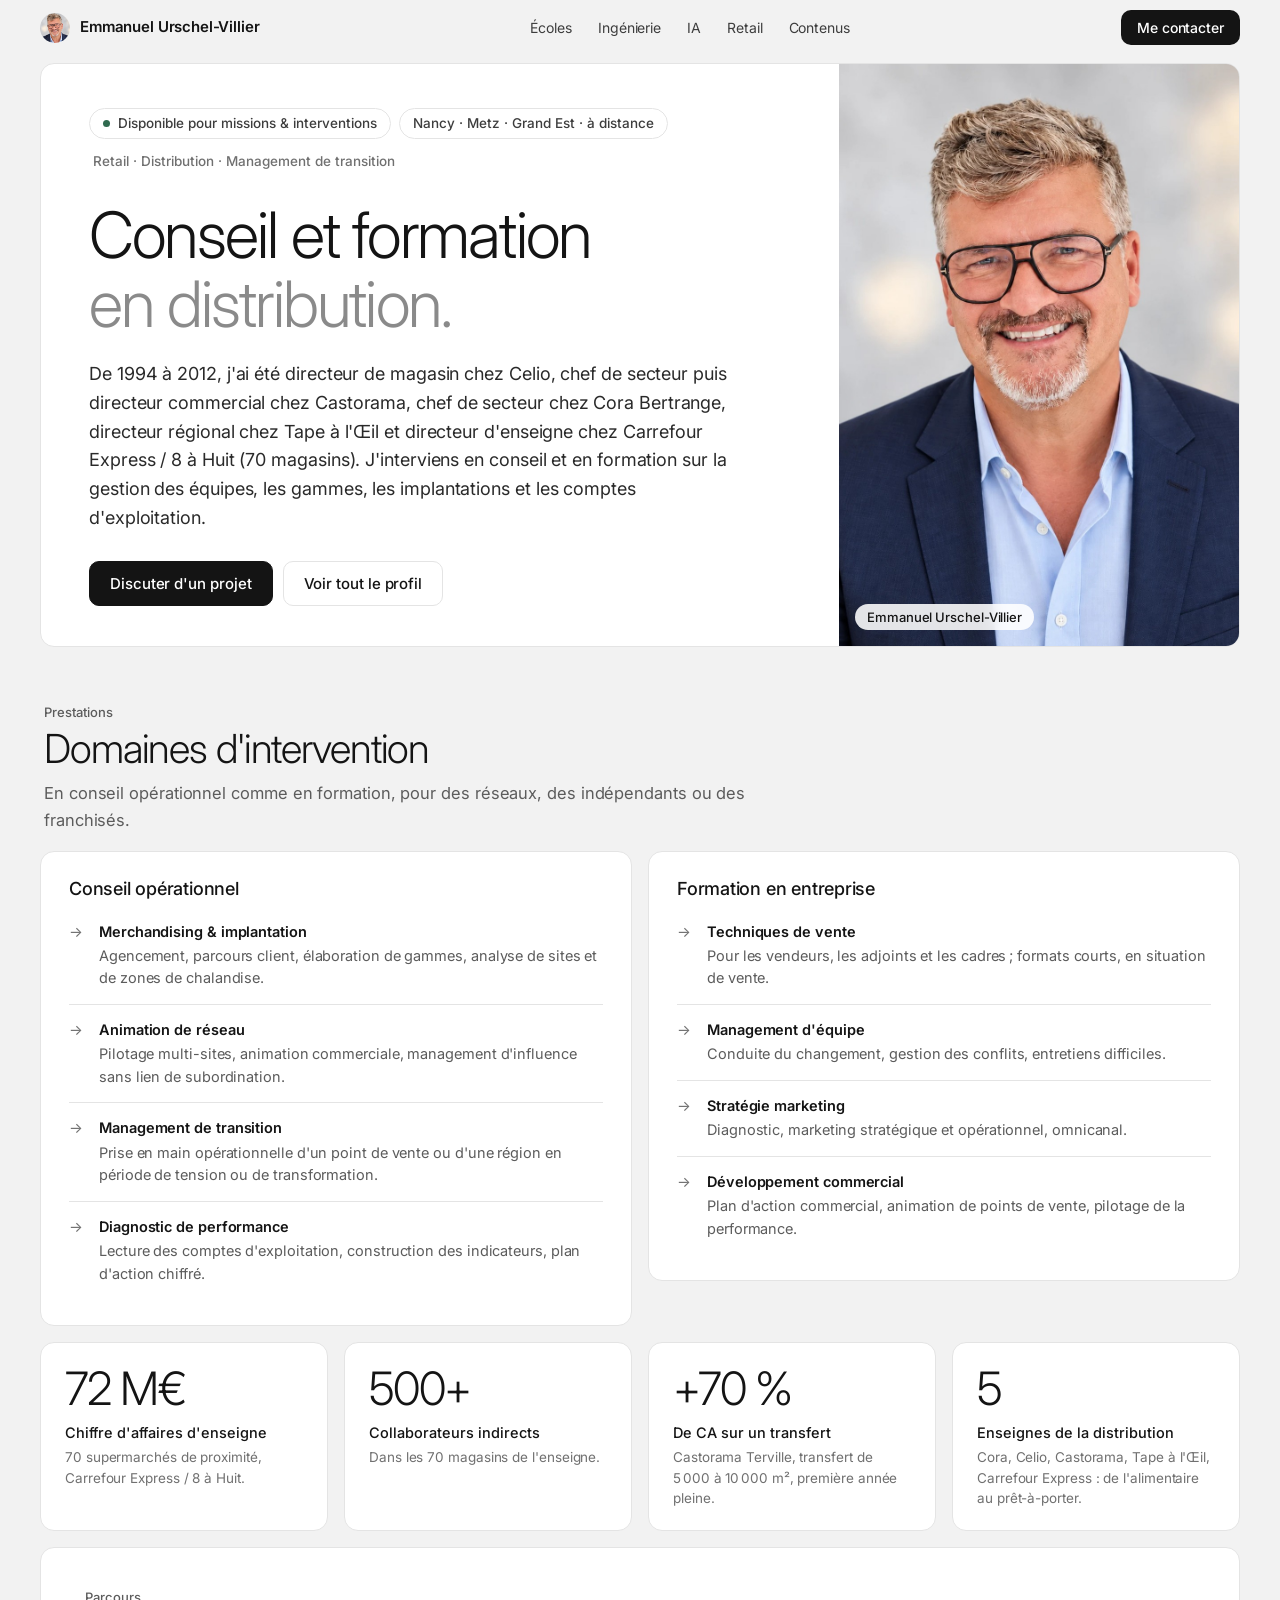
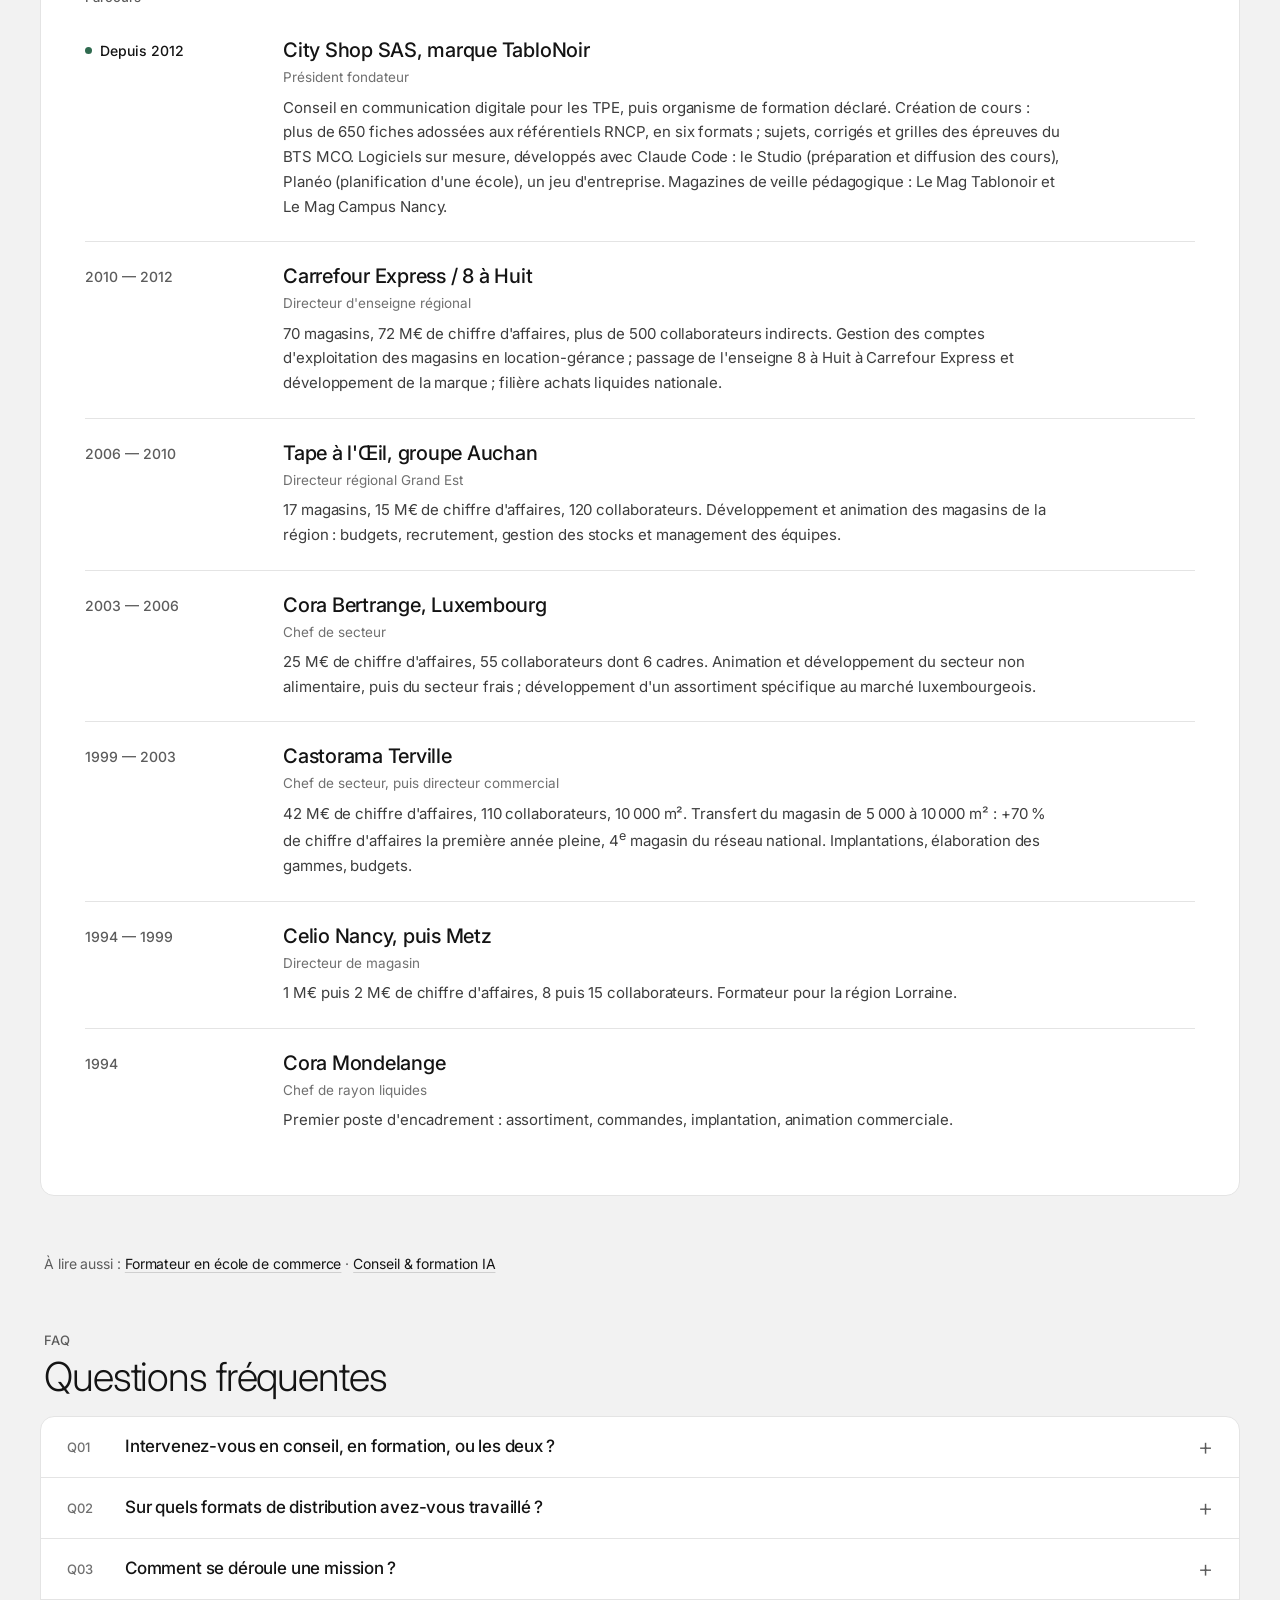
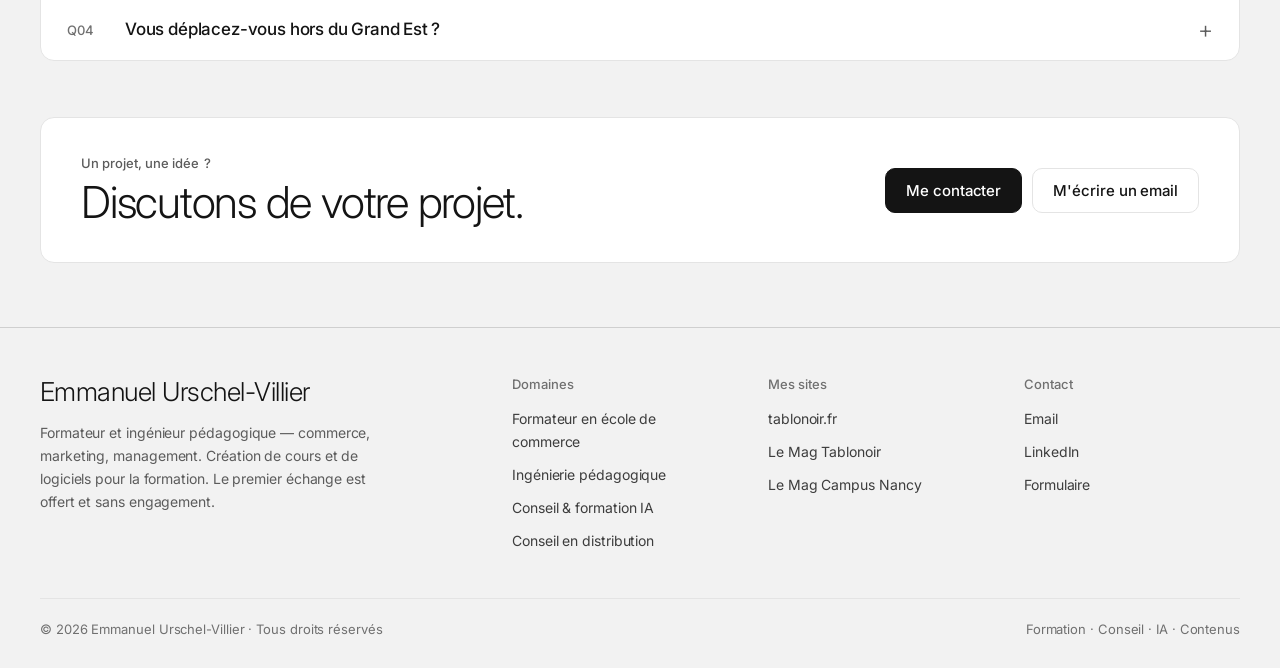
<file: conseil-retail/index.html>
<!DOCTYPE html>
<html lang="fr">
<head>
<meta charset="utf-8">
<meta name="viewport" content="width=device-width, initial-scale=1.0">
<title>Conseil en distribution et retail — Grand Est</title>
<meta name="description" content="Conseil et formation retail : merchandising, implantation, analyse de sites, animation de réseau, management de transition. 18 ans de direction en distribution.">
<meta name="author" content="Emmanuel Urschel-Villier">
<meta name="robots" content="index, follow">
<link rel="canonical" href="https://emmanuelurschel.fr/conseil-retail/">
<meta name="theme-color" content="#F2F2F2">
<meta property="og:type" content="website">
<meta property="og:locale" content="fr_FR">
<meta property="og:site_name" content="Emmanuel Urschel-Villier">
<meta property="og:title" content="Conseil en distribution et retail — Grand Est">
<meta property="og:description" content="Conseil et formation retail : merchandising, implantation, analyse de sites, animation de réseau, management de transition. 18 ans de direction en distribution.">
<meta property="og:url" content="https://emmanuelurschel.fr/conseil-retail/">
<meta property="og:image" content="https://emmanuelurschel.fr/og-image-2026-11.jpg">
<meta property="og:image:width" content="1200">
<meta property="og:image:height" content="630">
<meta name="twitter:card" content="summary_large_image">
<meta name="twitter:title" content="Conseil en distribution et retail — Grand Est">
<meta name="twitter:description" content="Conseil et formation retail : merchandising, implantation, analyse de sites, animation de réseau, management de transition. 18 ans de direction en distribution.">
<meta name="twitter:image" content="https://emmanuelurschel.fr/og-image-2026-11.jpg">
<link rel="icon" href="data:image/svg+xml,%3Csvg xmlns='http://www.w3.org/2000/svg' viewBox='0 0 100 100'%3E%3Crect width='100' height='100' rx='22' fill='%23141414'/%3E%3Ctext x='50' y='67' font-family='Inter,Arial,sans-serif' font-weight='500' font-size='50' fill='%23FFFFFF' text-anchor='middle'%3Eeu%3C/text%3E%3C/svg%3E">
<link rel="preconnect" href="https://fonts.googleapis.com">
<link rel="preconnect" href="https://fonts.gstatic.com" crossorigin>
<link href="https://fonts.googleapis.com/css2?family=Inter:wght@300;400;500;600&display=swap" rel="stylesheet">
<link rel="stylesheet" href="/charte.css">
<script type="application/ld+json">
{
  "@context": "https://schema.org",
  "@type": "Service",
  "name": "Conseil en distribution et retail — Grand Est | 18 ans de direction",
  "description": "Conseil et formation retail : merchandising, implantation, analyse de sites, animation de réseau, management de transition. 18 ans de direction — Castorama, Tape à l'Œil, Carrefour Express.",
  "url": "https://emmanuelurschel.fr/conseil-retail/",
  "serviceType": [
    "Conseil en distribution",
    "Merchandising et implantation",
    "Animation de réseau",
    "Management de transition",
    "Formation commerciale en entreprise"
  ],
  "provider": {
    "@type": "Person",
    "name": "Emmanuel Urschel-Villier",
    "url": "https://emmanuelurschel.fr/",
    "telephone": "+33612140455",
    "email": "emmanuel.urschel@tablonoir.fr"
  },
  "areaServed": [
    "Nancy",
    "Metz",
    "Grand Est",
    "France"
  ],
  "availableChannel": {
    "@type": "ServiceChannel",
    "serviceUrl": "https://emmanuelurschel.fr/conseil-retail/",
    "servicePhone": "+33612140455"
  }
}
</script>
<script type="application/ld+json">
{
  "@context": "https://schema.org",
  "@type": "BreadcrumbList",
  "itemListElement": [
    {
      "@type": "ListItem",
      "position": 1,
      "name": "Accueil",
      "item": "https://emmanuelurschel.fr/"
    },
    {
      "@type": "ListItem",
      "position": 2,
      "name": "Conseil en distribution",
      "item": "https://emmanuelurschel.fr/conseil-retail/"
    }
  ]
}
</script>
<script type="application/ld+json">
{
  "@context": "https://schema.org",
  "@type": "FAQPage",
  "mainEntity": [
    {
      "@type": "Question",
      "name": "Intervenez-vous en conseil, en formation, ou les deux ?",
      "acceptedAnswer": {
        "@type": "Answer",
        "text": "Les deux, le plus souvent dans la même mission : le diagnostic et le plan d'action sont suivis de la formation des équipes qui les mettent en œuvre."
      }
    },
    {
      "@type": "Question",
      "name": "Sur quels formats de distribution avez-vous travaillé ?",
      "acceptedAnswer": {
        "@type": "Answer",
        "text": "Grande surface alimentaire (Cora), proximité et franchise (Carrefour Express / 8 à Huit), bricolage et grande surface spécialisée (Castorama), prêt-à-porter et enfant (Celio, Tape à l'Œil). Du magasin de 8 personnes au réseau de 70 points de vente."
      }
    },
    {
      "@type": "Question",
      "name": "Comment se déroule une mission ?",
      "acceptedAnswer": {
        "@type": "Answer",
        "text": "Quatre étapes : un cadrage d'une heure, gratuit et sans engagement, qui donne une note de cadrage ; une proposition écrite, chiffrée et datée ; la réalisation par étapes, avec des points de validation ; puis la remise de la documentation et un mois d'accompagnement."
      }
    },
    {
      "@type": "Question",
      "name": "Vous déplacez-vous hors du Grand Est ?",
      "acceptedAnswer": {
        "@type": "Answer",
        "text": "Oui. Je suis basé entre Nancy et Metz et je me déplace partout en France pour les missions en présentiel. Les audits et les accompagnements individuels peuvent se faire à distance."
      }
    }
  ]
}
</script>
</head>
<body>

<nav class="nav">
  <a class="brand" href="/"><span class="mk"></span><span class="nom">Emmanuel <span class="insec">Urschel-Villier</span></span></a>
  <div class="links" id="navlinks">
    <a href="/formateur-ecole-commerce/">Écoles</a>
    <a href="/ingenierie-pedagogique/">Ingénierie</a>
    <a href="/formation-ia/">IA</a>
    <a href="/conseil-retail/">Retail</a>
    <a href="/#contenus">Contenus</a>
  </div>
  <a class="cta" href="/#contact">Me contacter</a>
  <button class="burger" aria-label="Menu" onclick="document.getElementById('navlinks').classList.toggle('open')">☰</button>
</nav>

<header class="hero" id="top" style="--ac:var(--orange)">
  <div>
    <div class="eyebrow">
      <span class="badge"><span class="pt"></span>Disponible pour missions &amp; interventions</span>
      <span class="badge">Nancy · Metz · Grand Est · à distance</span>
      <span class="mono" style="color:var(--muted2)">Retail · Distribution · Management de transition</span>
    </div>
    <h1>Conseil et formation<br><span class='accent'>en distribution.</span></h1>
    <p class="sub">De 1994 à 2012, j'ai été directeur de magasin chez Celio, chef de secteur puis directeur commercial chez Castorama, chef de secteur chez Cora Bertrange, directeur régional chez Tape à l'Œil et directeur d'enseigne chez Carrefour Express / 8 à Huit (70 magasins). J'interviens en conseil et en formation sur la gestion des équipes, les gammes, les implantations et les comptes d'exploitation.</p>
    <div class="cta-row">
      <a href="/#contact" class="btn primary">Discuter d'un projet</a>
      <a href="/" class="btn ghost">Voir tout le profil</a>
    </div>
  </div>
  <div class="portrait">
    <img src="/portrait.jpg" alt="Emmanuel Urschel-Villier, formateur et ingénieur pédagogique" width="900" height="1350" fetchpriority="high">
    <span class="cap">Emmanuel Urschel-Villier</span>
  </div>
</header>

<section class="block">
  <div class="head">
    <div class="lbl">Prestations</div>
    <h2>Domaines <span class='accent'>d'intervention</span></h2>
    <div class="intro">En conseil opérationnel comme en formation, pour des réseaux, des indépendants ou des franchisés.</div>
  </div>
  <div class="part-grid">
    <div class="panel">
      <h3>Conseil opérationnel</h3>
      <ul class="plist"><li><span class="ic">→</span><span><b>Merchandising &amp; implantation</b>Agencement, parcours client, élaboration de gammes, analyse de sites et de zones de chalandise.</span></li><li><span class="ic">→</span><span><b>Animation de réseau</b>Pilotage multi-sites, animation commerciale, management d'influence sans lien de subordination.</span></li><li><span class="ic">→</span><span><b>Management de transition</b>Prise en main opérationnelle d'un point de vente ou d'une région en période de tension ou de transformation.</span></li><li><span class="ic">→</span><span><b>Diagnostic de performance</b>Lecture des comptes d'exploitation, construction des indicateurs, plan d'action chiffré.</span></li></ul>
    </div>
    <div class="panel">
      <h3>Formation en entreprise</h3>
      <ul class="plist"><li><span class="ic">→</span><span><b>Techniques de vente</b>Pour les vendeurs, les adjoints et les cadres ; formats courts, en situation de vente.</span></li><li><span class="ic">→</span><span><b>Management d'équipe</b>Conduite du changement, gestion des conflits, entretiens difficiles.</span></li><li><span class="ic">→</span><span><b>Stratégie marketing</b>Diagnostic, marketing stratégique et opérationnel, omnicanal.</span></li><li><span class="ic">→</span><span><b>Développement commercial</b>Plan d'action commercial, animation de points de vente, pilotage de la performance.</span></li></ul>
    </div>
  </div>
</section>

<div class="stats"><div class="stats-inner"><div class="stat"><div class="v">72 M€</div><div class="k">Chiffre d'affaires d'enseigne</div><div class="note">70 supermarchés de proximité, Carrefour Express / 8 à Huit.</div></div><div class="stat"><div class="v">500+</div><div class="k">Collaborateurs indirects</div><div class="note">Dans les 70 magasins de l'enseigne.</div></div><div class="stat"><div class="v">+70 %</div><div class="k">De CA sur un transfert</div><div class="note">Castorama Terville, transfert de 5 000 à 10 000 m², première année pleine.</div></div><div class="stat"><div class="v">5</div><div class="k">Enseignes de la distribution</div><div class="note">Cora, Celio, Castorama, Tape à l'Œil, Carrefour Express : de l'alimentaire au prêt-à-porter.</div></div></div></div>

<section class="part" style="--ac:var(--orange)">
  <div class="part-inner">
    <div class="part-num">Parcours</div>
    <div class="timeline">
      <div class="tl now"><div class="period">Depuis 2012</div><div>
        <h3>City Shop SAS, marque TabloNoir <small>Président fondateur</small></h3>
        <p>Conseil en communication digitale pour les TPE, puis organisme de formation déclaré. Création de cours : plus de 650 fiches adossées aux référentiels RNCP, en six formats ; sujets, corrigés et grilles des épreuves du BTS MCO. Logiciels sur mesure, développés avec Claude Code : le Studio (préparation et diffusion des cours), Planéo (planification d'une école), un jeu d'entreprise. Magazines de veille pédagogique : Le Mag Tablonoir et Le Mag Campus Nancy.</p>
      </div></div>
      <div class="tl"><div class="period">2010 — 2012</div><div>
        <h3>Carrefour Express / 8 à Huit <small>Directeur d'enseigne régional</small></h3>
        <p>70 magasins, 72 M€ de chiffre d'affaires, plus de 500 collaborateurs indirects. Gestion des comptes d'exploitation des magasins en location-gérance ; passage de l'enseigne 8 à Huit à Carrefour Express et développement de la marque ; filière achats liquides nationale.</p>
      </div></div>
      <div class="tl"><div class="period">2006 — 2010</div><div>
        <h3>Tape à l'Œil, groupe Auchan <small>Directeur régional Grand Est</small></h3>
        <p>17 magasins, 15 M€ de chiffre d'affaires, 120 collaborateurs. Développement et animation des magasins de la région : budgets, recrutement, gestion des stocks et management des équipes.</p>
      </div></div>
      <div class="tl"><div class="period">2003 — 2006</div><div>
        <h3>Cora Bertrange, Luxembourg <small>Chef de secteur</small></h3>
        <p>25 M€ de chiffre d'affaires, 55 collaborateurs dont 6 cadres. Animation et développement du secteur non alimentaire, puis du secteur frais ; développement d'un assortiment spécifique au marché luxembourgeois.</p>
      </div></div>
      <div class="tl"><div class="period">1999 — 2003</div><div>
        <h3>Castorama Terville <small>Chef de secteur, puis directeur commercial</small></h3>
        <p>42 M€ de chiffre d'affaires, 110 collaborateurs, 10 000 m². Transfert du magasin de 5 000 à 10 000 m² : +70 % de chiffre d'affaires la première année pleine, 4<sup>e</sup> magasin du réseau national. Implantations, élaboration des gammes, budgets.</p>
      </div></div>
      <div class="tl"><div class="period">1994 — 1999</div><div>
        <h3>Celio Nancy, puis Metz <small>Directeur de magasin</small></h3>
        <p>1 M€ puis 2 M€ de chiffre d'affaires, 8 puis 15 collaborateurs. Formateur pour la région Lorraine.</p>
      </div></div>
      <div class="tl"><div class="period">1994</div><div>
        <h3>Cora Mondelange <small>Chef de rayon liquides</small></h3>
        <p>Premier poste d'encadrement : assortiment, commandes, implantation, animation commerciale.</p>
      </div></div>
    </div>
  </div>
</section>

<section class="block" style="padding-top:0">
  <p class="partners-foot">À lire aussi : <a href="/formateur-ecole-commerce/">Formateur en école de commerce</a> · <a href="/formation-ia/">Conseil &amp; formation IA</a></p>
</section>

<section class="block" style="padding-top:0">
  <div class="head"><div class="lbl">FAQ</div><h2>Questions fréquentes</h2></div>
  <div class="faq-list">
    <details class="faq-item"><summary><div class="qn">Q01</div><div class="q">Intervenez-vous en conseil, en formation, ou les deux ?</div><div class="tg">+</div></summary><div class="a">Les deux, le plus souvent dans la même mission : le diagnostic et le plan d'action sont suivis de la formation des équipes qui les mettent en œuvre.</div></details>
    <details class="faq-item"><summary><div class="qn">Q02</div><div class="q">Sur quels formats de distribution avez-vous travaillé ?</div><div class="tg">+</div></summary><div class="a">Grande surface alimentaire (Cora), proximité et franchise (Carrefour Express / 8 à Huit), bricolage et grande surface spécialisée (Castorama), prêt-à-porter et enfant (Celio, Tape à l'Œil). Du magasin de 8 personnes au réseau de 70 points de vente.</div></details>
    <details class="faq-item"><summary><div class="qn">Q03</div><div class="q">Comment se déroule une mission ?</div><div class="tg">+</div></summary><div class="a">Quatre étapes : un cadrage d'une heure, gratuit et sans engagement, qui donne une note de cadrage ; une proposition écrite, chiffrée et datée ; la réalisation par étapes, avec des points de validation ; puis la remise de la documentation et un mois d'accompagnement.</div></details>
    <details class="faq-item"><summary><div class="qn">Q04</div><div class="q">Vous déplacez-vous hors du Grand Est ?</div><div class="tg">+</div></summary><div class="a">Oui. Je suis basé entre Nancy et Metz et je me déplace partout en France pour les missions en présentiel. Les audits et les accompagnements individuels peuvent se faire à distance.</div></details>
  </div>
</section>

<div class="cta-band">
  <div class="cta-inner">
    <div class="lbl">Un projet, une idée&nbsp; ?</div>
    <h2 style="margin-top:14px">Discutons de votre <span class="accent">projet.</span></h2>
    <div class="buttons">
      <a href="/#contact" class="btn primary">Me contacter</a>
      <a href="mailto:emmanuel.urschel@tablonoir.fr" class="btn ghost">M'écrire un email</a>
    </div>
  </div>
</div>

<footer>
  <div class="footer-grid">
    <div>
      <h3>Emmanuel Urschel-Villier</h3>
      <p>Formateur et ingénieur pédagogique — commerce, marketing, management. Création de cours et de logiciels pour la formation. Le premier échange est offert et sans engagement.</p>
    </div>
    <div class="footer-col">
      <h4>Domaines</h4>
      <a href="/formateur-ecole-commerce/">Formateur en école de commerce</a>
      <a href="/ingenierie-pedagogique/">Ingénierie pédagogique</a>
      <a href="/formation-ia/">Conseil &amp; formation IA</a>
      <a href="/conseil-retail/">Conseil en distribution</a>
    </div>
    <div class="footer-col">
      <h4>Mes sites</h4>
      <a href="https://tablonoir.fr" target="_blank" rel="noopener">tablonoir.fr</a>
      <a href="https://mag.tablonoir.fr" target="_blank" rel="noopener">Le Mag Tablonoir</a>
      <a href="https://campus-nancy.tablonoir.fr" target="_blank" rel="noopener">Le Mag Campus Nancy</a>
    </div>
    <div class="footer-col">
      <h4>Contact</h4>
      <a href="mailto:emmanuel.urschel@tablonoir.fr">Email</a>
      <a href="https://www.linkedin.com/in/emmanuel-urschel/" target="_blank" rel="noopener">LinkedIn</a>
      <a href="/#contact">Formulaire</a>
    </div>
  </div>
  <div class="footer-bottom">
    <div>© <span id="year"></span> Emmanuel Urschel-Villier · Tous droits réservés</div>
    <div>Formation · Conseil · IA · Contenus</div>
  </div>
</footer>

<script>
  document.getElementById('year').textContent = new Date().getFullYear();
  document.querySelectorAll('#navlinks a').forEach(function(a){a.addEventListener('click',function(){document.getElementById('navlinks').classList.remove('open');});});
</script>

</body>
</html>
</file>
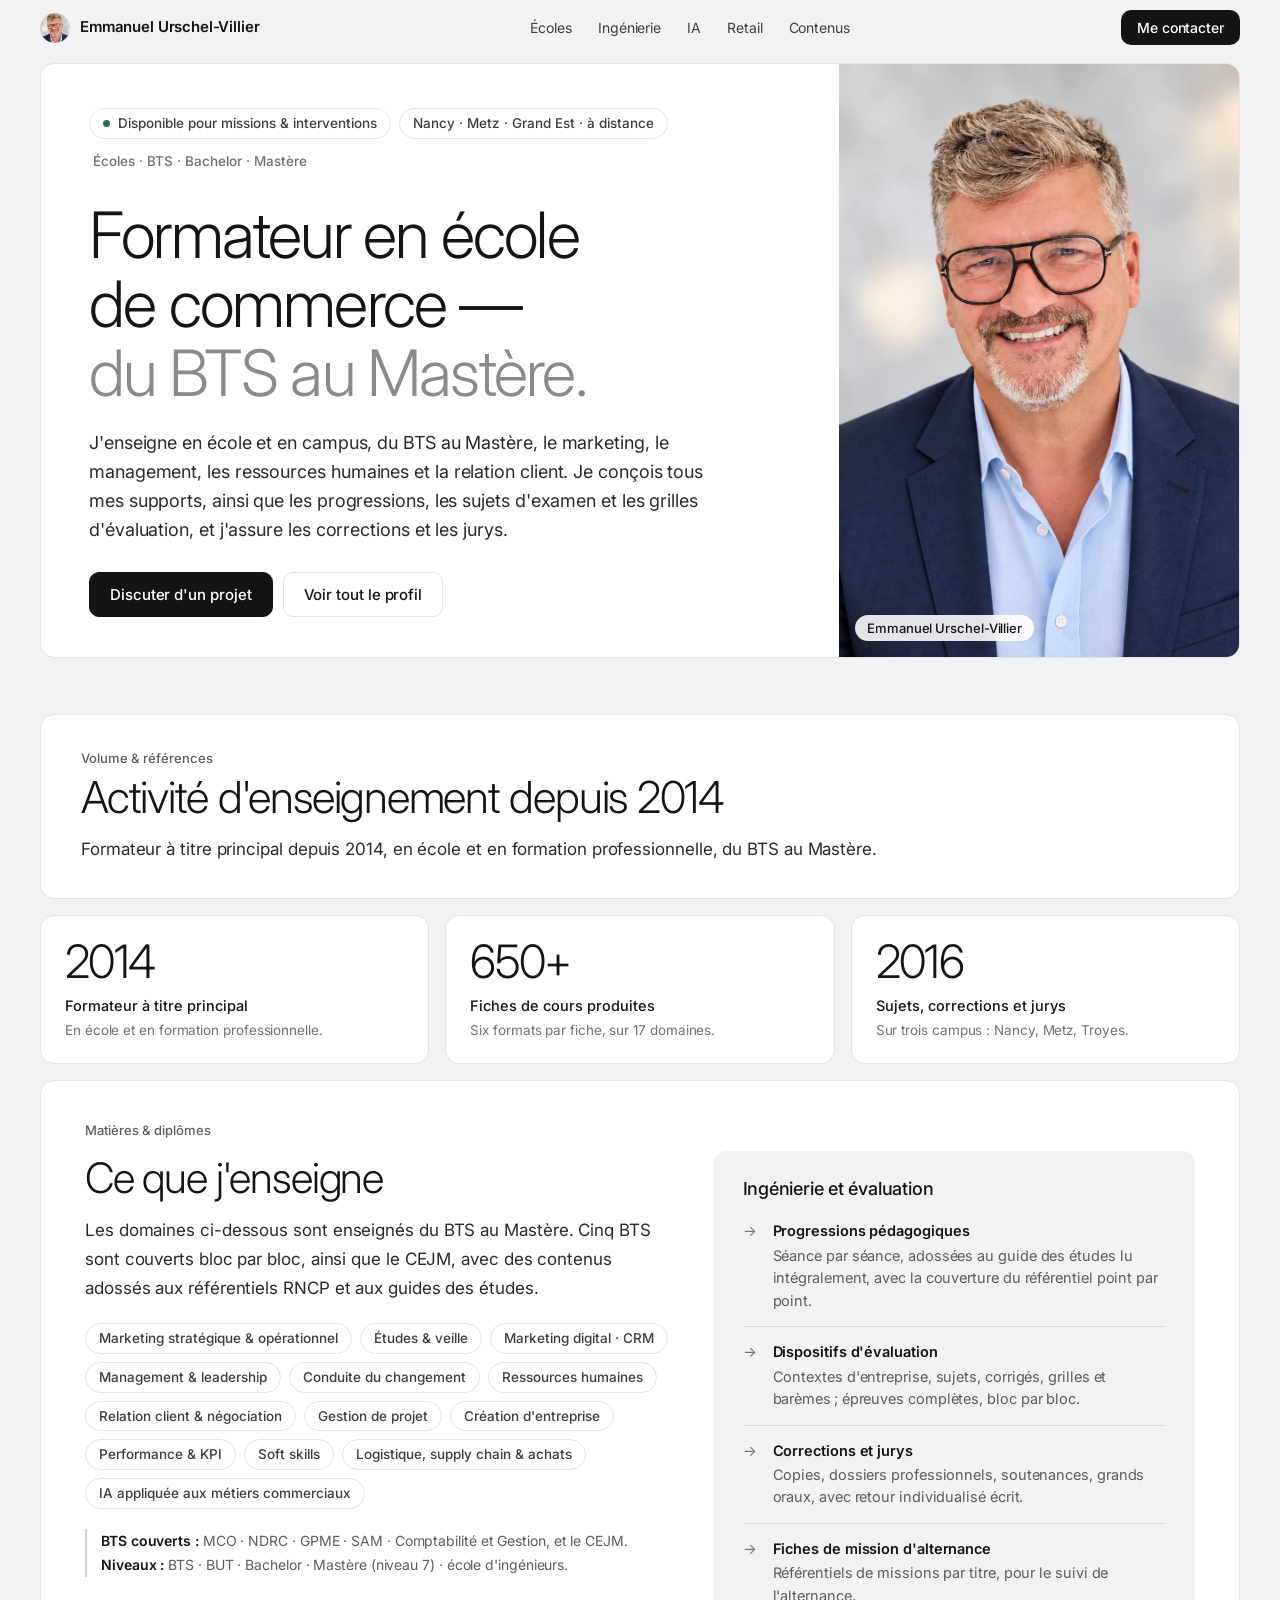
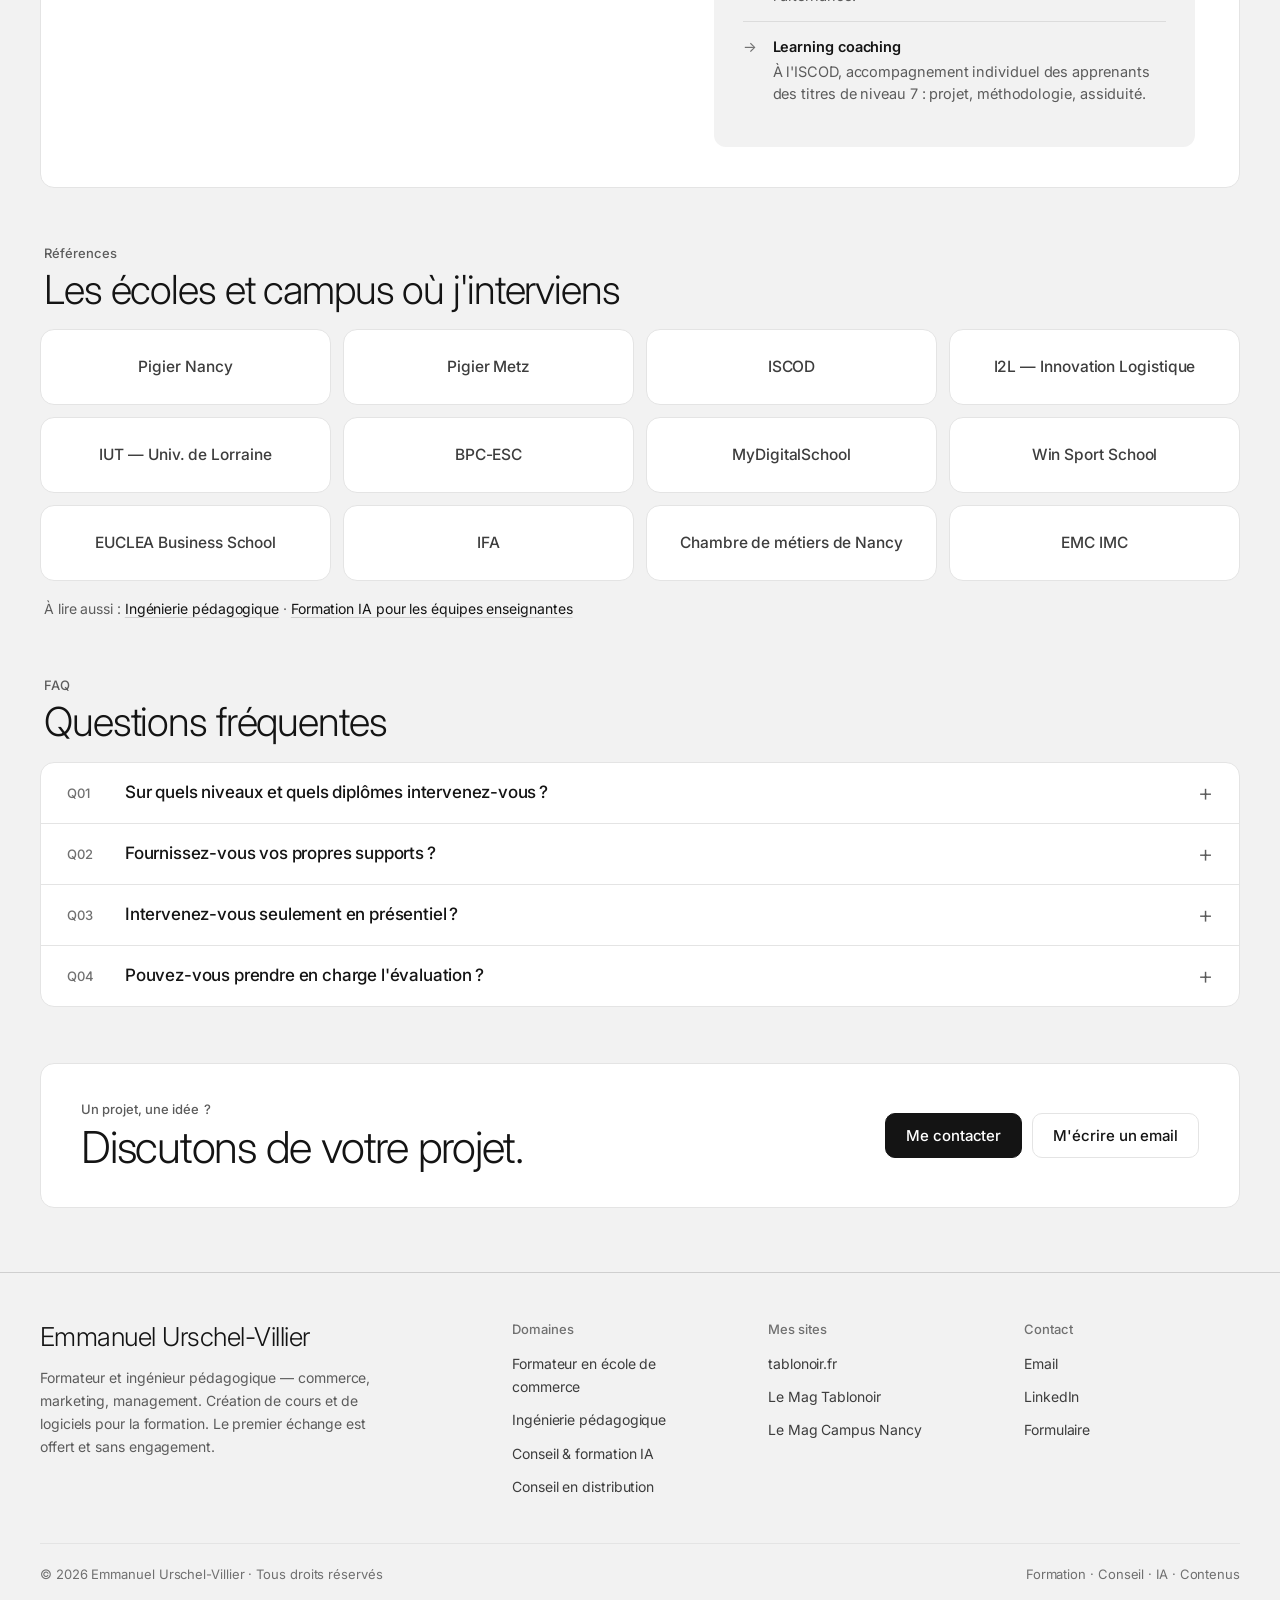
<file: formateur-ecole-commerce/index.html>
<!DOCTYPE html>
<html lang="fr">
<head>
<meta charset="utf-8">
<meta name="viewport" content="width=device-width, initial-scale=1.0">
<title>Formateur en école de commerce — BTS à Mastère | Nancy, Metz</title>
<meta name="description" content="Intervenant en école de commerce à Nancy et Metz : marketing, management, RH, relation client, CEJM. Formateur depuis 2014, du BTS au Mastère, supports conçus en propre.">
<meta name="author" content="Emmanuel Urschel-Villier">
<meta name="robots" content="index, follow">
<link rel="canonical" href="https://emmanuelurschel.fr/formateur-ecole-commerce/">
<meta name="theme-color" content="#F2F2F2">
<meta property="og:type" content="website">
<meta property="og:locale" content="fr_FR">
<meta property="og:site_name" content="Emmanuel Urschel-Villier">
<meta property="og:title" content="Formateur en école de commerce — BTS à Mastère | Nancy, Metz">
<meta property="og:description" content="Intervenant en école de commerce à Nancy et Metz : marketing, management, RH, relation client, CEJM. Formateur depuis 2014, du BTS au Mastère, supports conçus en propre.">
<meta property="og:url" content="https://emmanuelurschel.fr/formateur-ecole-commerce/">
<meta property="og:image" content="https://emmanuelurschel.fr/og-image-2026-11.jpg">
<meta property="og:image:width" content="1200">
<meta property="og:image:height" content="630">
<meta name="twitter:card" content="summary_large_image">
<meta name="twitter:title" content="Formateur en école de commerce — BTS à Mastère | Nancy, Metz">
<meta name="twitter:description" content="Intervenant en école de commerce à Nancy et Metz : marketing, management, RH, relation client, CEJM. Formateur depuis 2014, du BTS au Mastère, supports conçus en propre.">
<meta name="twitter:image" content="https://emmanuelurschel.fr/og-image-2026-11.jpg">
<link rel="icon" href="data:image/svg+xml,%3Csvg xmlns='http://www.w3.org/2000/svg' viewBox='0 0 100 100'%3E%3Crect width='100' height='100' rx='22' fill='%23141414'/%3E%3Ctext x='50' y='67' font-family='Inter,Arial,sans-serif' font-weight='500' font-size='50' fill='%23FFFFFF' text-anchor='middle'%3Eeu%3C/text%3E%3C/svg%3E">
<link rel="preconnect" href="https://fonts.googleapis.com">
<link rel="preconnect" href="https://fonts.gstatic.com" crossorigin>
<link href="https://fonts.googleapis.com/css2?family=Inter:wght@300;400;500;600&display=swap" rel="stylesheet">
<link rel="stylesheet" href="/charte.css">
<script type="application/ld+json">
{
  "@context": "https://schema.org",
  "@type": "Service",
  "name": "Formateur en école de commerce — BTS, Bachelor, Mastère | Nancy & Metz",
  "description": "Intervenant en école de commerce à Nancy et Metz : marketing, management, RH, relation client, CEJM. Formateur depuis 2014, du BTS au Mastère. Supports conçus en propre.",
  "url": "https://emmanuelurschel.fr/formateur-ecole-commerce/",
  "serviceType": [
    "Formation en école de commerce",
    "Cours BTS",
    "Cours Bachelor",
    "Cours Mastère",
    "Ingénierie de dispositifs d'évaluation"
  ],
  "provider": {
    "@type": "Person",
    "name": "Emmanuel Urschel-Villier",
    "url": "https://emmanuelurschel.fr/",
    "telephone": "+33612140455",
    "email": "emmanuel.urschel@tablonoir.fr"
  },
  "areaServed": [
    "Nancy",
    "Metz",
    "Grand Est",
    "France"
  ],
  "availableChannel": {
    "@type": "ServiceChannel",
    "serviceUrl": "https://emmanuelurschel.fr/formateur-ecole-commerce/",
    "servicePhone": "+33612140455"
  }
}
</script>
<script type="application/ld+json">
{
  "@context": "https://schema.org",
  "@type": "BreadcrumbList",
  "itemListElement": [
    {
      "@type": "ListItem",
      "position": 1,
      "name": "Accueil",
      "item": "https://emmanuelurschel.fr/"
    },
    {
      "@type": "ListItem",
      "position": 2,
      "name": "Formateur en école de commerce",
      "item": "https://emmanuelurschel.fr/formateur-ecole-commerce/"
    }
  ]
}
</script>
<script type="application/ld+json">
{
  "@context": "https://schema.org",
  "@type": "FAQPage",
  "mainEntity": [
    {
      "@type": "Question",
      "name": "Sur quels niveaux et quels diplômes intervenez-vous ?",
      "acceptedAnswer": {
        "@type": "Answer",
        "text": "Du BTS au Mastère de niveau 7, en Bachelor et en BUT, ainsi qu'en école d'ingénieurs (I2L, Metz). Les BTS couverts bloc par bloc sont MCO, NDRC, GPME, SAM, Comptabilité et Gestion, et le CEJM transversal."
      }
    },
    {
      "@type": "Question",
      "name": "Fournissez-vous vos propres supports ?",
      "acceptedAnswer": {
        "@type": "Answer",
        "text": "Oui. J'ai produit plus de 650 fiches de cours en six formats (cours, synthèse, infographie, diaporama, podcast et vidéo), adossées aux référentiels RNCP et aux guides des études ; aucun support n'est repris d'un éditeur."
      }
    },
    {
      "@type": "Question",
      "name": "Intervenez-vous seulement en présentiel ?",
      "acceptedAnswer": {
        "@type": "Answer",
        "text": "Non. J'interviens en présentiel et à distance : en présentiel pour les échanges, les exercices et les mises en situation, à distance pour la révision et le travail personnel."
      }
    },
    {
      "@type": "Question",
      "name": "Pouvez-vous prendre en charge l'évaluation ?",
      "acceptedAnswer": {
        "@type": "Answer",
        "text": "Oui. Je conçois des dispositifs d'évaluation complets (contexte d'entreprise, sujets, corrigés, grilles, barèmes), je corrige les copies et les dossiers professionnels, et je siège en jury de soutenance depuis 2016."
      }
    }
  ]
}
</script>
</head>
<body>

<nav class="nav">
  <a class="brand" href="/"><span class="mk"></span><span class="nom">Emmanuel <span class="insec">Urschel-Villier</span></span></a>
  <div class="links" id="navlinks">
    <a href="/formateur-ecole-commerce/">Écoles</a>
    <a href="/ingenierie-pedagogique/">Ingénierie</a>
    <a href="/formation-ia/">IA</a>
    <a href="/conseil-retail/">Retail</a>
    <a href="/#contenus">Contenus</a>
  </div>
  <a class="cta" href="/#contact">Me contacter</a>
  <button class="burger" aria-label="Menu" onclick="document.getElementById('navlinks').classList.toggle('open')">☰</button>
</nav>

<header class="hero" id="top" style="--ac:var(--cyan)">
  <div>
    <div class="eyebrow">
      <span class="badge"><span class="pt"></span>Disponible pour missions &amp; interventions</span>
      <span class="badge">Nancy · Metz · Grand Est · à distance</span>
      <span class="mono" style="color:var(--muted2)">Écoles · BTS · Bachelor · Mastère</span>
    </div>
    <h1>Formateur en école de commerce&nbsp;—<br><span class="accent">du BTS au Mastère.</span></h1>
    <p class="sub">J'enseigne en école et en campus, du BTS au Mastère, le marketing, le management, les ressources humaines et la relation client. Je conçois tous mes supports, ainsi que les progressions, les sujets d'examen et les grilles d'évaluation, et j'assure les corrections et les jurys.</p>
    <div class="cta-row">
      <a href="/#contact" class="btn primary">Discuter d'un projet</a>
      <a href="/" class="btn ghost">Voir tout le profil</a>
    </div>
  </div>
  <div class="portrait">
    <img src="/portrait.jpg" alt="Emmanuel Urschel-Villier, formateur et ingénieur pédagogique" width="900" height="1350" fetchpriority="high">
    <span class="cap">Emmanuel Urschel-Villier</span>
  </div>
</header>

<section class="block">
  <div class="head">
    <div class="lbl">Volume &amp; références</div>
    <h2>Activité d'enseignement <span class='accent'>depuis 2014</span></h2>
    <div class="intro">Formateur à titre principal depuis 2014, en école et en formation professionnelle, du BTS au Mastère.</div>
  </div>
</section>

<div class="stats"><div class="stats-inner"><div class="stat"><div class="v">2014</div><div class="k">Formateur à titre principal</div><div class="note">En école et en formation professionnelle.</div></div><div class="stat"><div class="v">650+</div><div class="k">Fiches de cours produites</div><div class="note">Six formats par fiche, sur 17 domaines.</div></div><div class="stat"><div class="v">2016</div><div class="k">Sujets, corrections et jurys</div><div class="note">Sur trois campus : Nancy, Metz, Troyes.</div></div></div></div>

<section class="part" style="--ac:var(--cyan)">
  <div class="part-inner">
    <div class="part-num">Matières &amp; diplômes</div>
    <div class="part-grid">
      <div>
        <h2>Ce que <span class="accent">j'enseigne</span></h2>
        <p class="lead">Les domaines ci-dessous sont enseignés du BTS au Mastère. Cinq BTS sont couverts bloc par bloc, ainsi que le CEJM, avec des contenus adossés aux référentiels RNCP et aux guides des études.</p>
        <div class="chips"><span class="chip">Marketing stratégique &amp; opérationnel</span><span class="chip">Études &amp; veille</span><span class="chip">Marketing digital · CRM</span><span class="chip">Management &amp; leadership</span><span class="chip">Conduite du changement</span><span class="chip">Ressources humaines</span><span class="chip">Relation client &amp; négociation</span><span class="chip">Gestion de projet</span><span class="chip">Création d'entreprise</span><span class="chip">Performance &amp; KPI</span><span class="chip">Soft skills</span><span class="chip">Logistique, supply chain &amp; achats</span><span class="chip">IA appliquée aux métiers commerciaux</span></div>
        <p class="metaline"><b>BTS couverts :</b> MCO · NDRC · GPME · SAM · Comptabilité et Gestion, et le CEJM. <b>Niveaux :</b> BTS · BUT · Bachelor · Mastère (niveau 7) · école d'ingénieurs.</p>
      </div>
      <div class="panel">
        <h3>Ingénierie et évaluation</h3>
        <ul class="plist"><li><span class="ic">→</span><span><b>Progressions pédagogiques</b>Séance par séance, adossées au guide des études lu intégralement, avec la couverture du référentiel point par point.</span></li><li><span class="ic">→</span><span><b>Dispositifs d'évaluation</b>Contextes d'entreprise, sujets, corrigés, grilles et barèmes ; épreuves complètes, bloc par bloc.</span></li><li><span class="ic">→</span><span><b>Corrections et jurys</b>Copies, dossiers professionnels, soutenances, grands oraux, avec retour individualisé écrit.</span></li><li><span class="ic">→</span><span><b>Fiches de mission d'alternance</b>Référentiels de missions par titre, pour le suivi de l'alternance.</span></li><li><span class="ic">→</span><span><b>Learning coaching</b>À l'ISCOD, accompagnement individuel des apprenants des titres de niveau 7 : projet, méthodologie, assiduité.</span></li></ul>
      </div>
    </div>
  </div>
</section>

<section class="block" style="padding-top:0">
  <div class="head">
    <div class="lbl">Références</div>
    <h2>Les écoles et campus où <span class='accent'>j'interviens</span></h2>
    <div class="intro"></div>
  </div>
  <div class="logos"><div class="logo">Pigier Nancy</div><div class="logo">Pigier Metz</div><div class="logo">ISCOD</div><div class="logo">I2L — Innovation Logistique</div><div class="logo">IUT — Univ. de Lorraine</div><div class="logo">BPC-ESC</div><div class="logo">MyDigitalSchool</div><div class="logo">Win Sport School</div><div class="logo">EUCLEA Business School</div><div class="logo">IFA</div><div class="logo">Chambre de métiers de Nancy</div><div class="logo">EMC IMC</div></div>
  <p class="partners-foot">À lire aussi : <a href="/ingenierie-pedagogique/">Ingénierie pédagogique</a> · <a href="/formation-ia/">Formation IA pour les équipes enseignantes</a></p>
</section>

<section class="block" style="padding-top:0">
  <div class="head"><div class="lbl">FAQ</div><h2>Questions fréquentes</h2></div>
  <div class="faq-list">
    <details class="faq-item"><summary><div class="qn">Q01</div><div class="q">Sur quels niveaux et quels diplômes intervenez-vous ?</div><div class="tg">+</div></summary><div class="a">Du BTS au Mastère de niveau 7, en Bachelor et en BUT, ainsi qu'en école d'ingénieurs (I2L, Metz). Les BTS couverts bloc par bloc sont MCO, NDRC, GPME, SAM, Comptabilité et Gestion, et le CEJM transversal.</div></details>
    <details class="faq-item"><summary><div class="qn">Q02</div><div class="q">Fournissez-vous vos propres supports ?</div><div class="tg">+</div></summary><div class="a">Oui. J'ai produit plus de 650 fiches de cours en six formats (cours, synthèse, infographie, diaporama, podcast et vidéo), adossées aux référentiels RNCP et aux guides des études ; aucun support n'est repris d'un éditeur.</div></details>
    <details class="faq-item"><summary><div class="qn">Q03</div><div class="q">Intervenez-vous seulement en présentiel ?</div><div class="tg">+</div></summary><div class="a">Non. J'interviens en présentiel et à distance : en présentiel pour les échanges, les exercices et les mises en situation, à distance pour la révision et le travail personnel.</div></details>
    <details class="faq-item"><summary><div class="qn">Q04</div><div class="q">Pouvez-vous prendre en charge l'évaluation ?</div><div class="tg">+</div></summary><div class="a">Oui. Je conçois des dispositifs d'évaluation complets (contexte d'entreprise, sujets, corrigés, grilles, barèmes), je corrige les copies et les dossiers professionnels, et je siège en jury de soutenance depuis 2016.</div></details>
  </div>
</section>

<div class="cta-band">
  <div class="cta-inner">
    <div class="lbl">Un projet, une idée&nbsp; ?</div>
    <h2 style="margin-top:14px">Discutons de votre <span class="accent">projet.</span></h2>
    <div class="buttons">
      <a href="/#contact" class="btn primary">Me contacter</a>
      <a href="mailto:emmanuel.urschel@tablonoir.fr" class="btn ghost">M'écrire un email</a>
    </div>
  </div>
</div>

<footer>
  <div class="footer-grid">
    <div>
      <h3>Emmanuel Urschel-Villier</h3>
      <p>Formateur et ingénieur pédagogique — commerce, marketing, management. Création de cours et de logiciels pour la formation. Le premier échange est offert et sans engagement.</p>
    </div>
    <div class="footer-col">
      <h4>Domaines</h4>
      <a href="/formateur-ecole-commerce/">Formateur en école de commerce</a>
      <a href="/ingenierie-pedagogique/">Ingénierie pédagogique</a>
      <a href="/formation-ia/">Conseil &amp; formation IA</a>
      <a href="/conseil-retail/">Conseil en distribution</a>
    </div>
    <div class="footer-col">
      <h4>Mes sites</h4>
      <a href="https://tablonoir.fr" target="_blank" rel="noopener">tablonoir.fr</a>
      <a href="https://mag.tablonoir.fr" target="_blank" rel="noopener">Le Mag Tablonoir</a>
      <a href="https://campus-nancy.tablonoir.fr" target="_blank" rel="noopener">Le Mag Campus Nancy</a>
    </div>
    <div class="footer-col">
      <h4>Contact</h4>
      <a href="mailto:emmanuel.urschel@tablonoir.fr">Email</a>
      <a href="https://www.linkedin.com/in/emmanuel-urschel/" target="_blank" rel="noopener">LinkedIn</a>
      <a href="/#contact">Formulaire</a>
    </div>
  </div>
  <div class="footer-bottom">
    <div>© <span id="year"></span> Emmanuel Urschel-Villier · Tous droits réservés</div>
    <div>Formation · Conseil · IA · Contenus</div>
  </div>
</footer>

<script>
  document.getElementById('year').textContent = new Date().getFullYear();
  document.querySelectorAll('#navlinks a').forEach(function(a){a.addEventListener('click',function(){document.getElementById('navlinks').classList.remove('open');});});
</script>

</body>
</html>
</file>
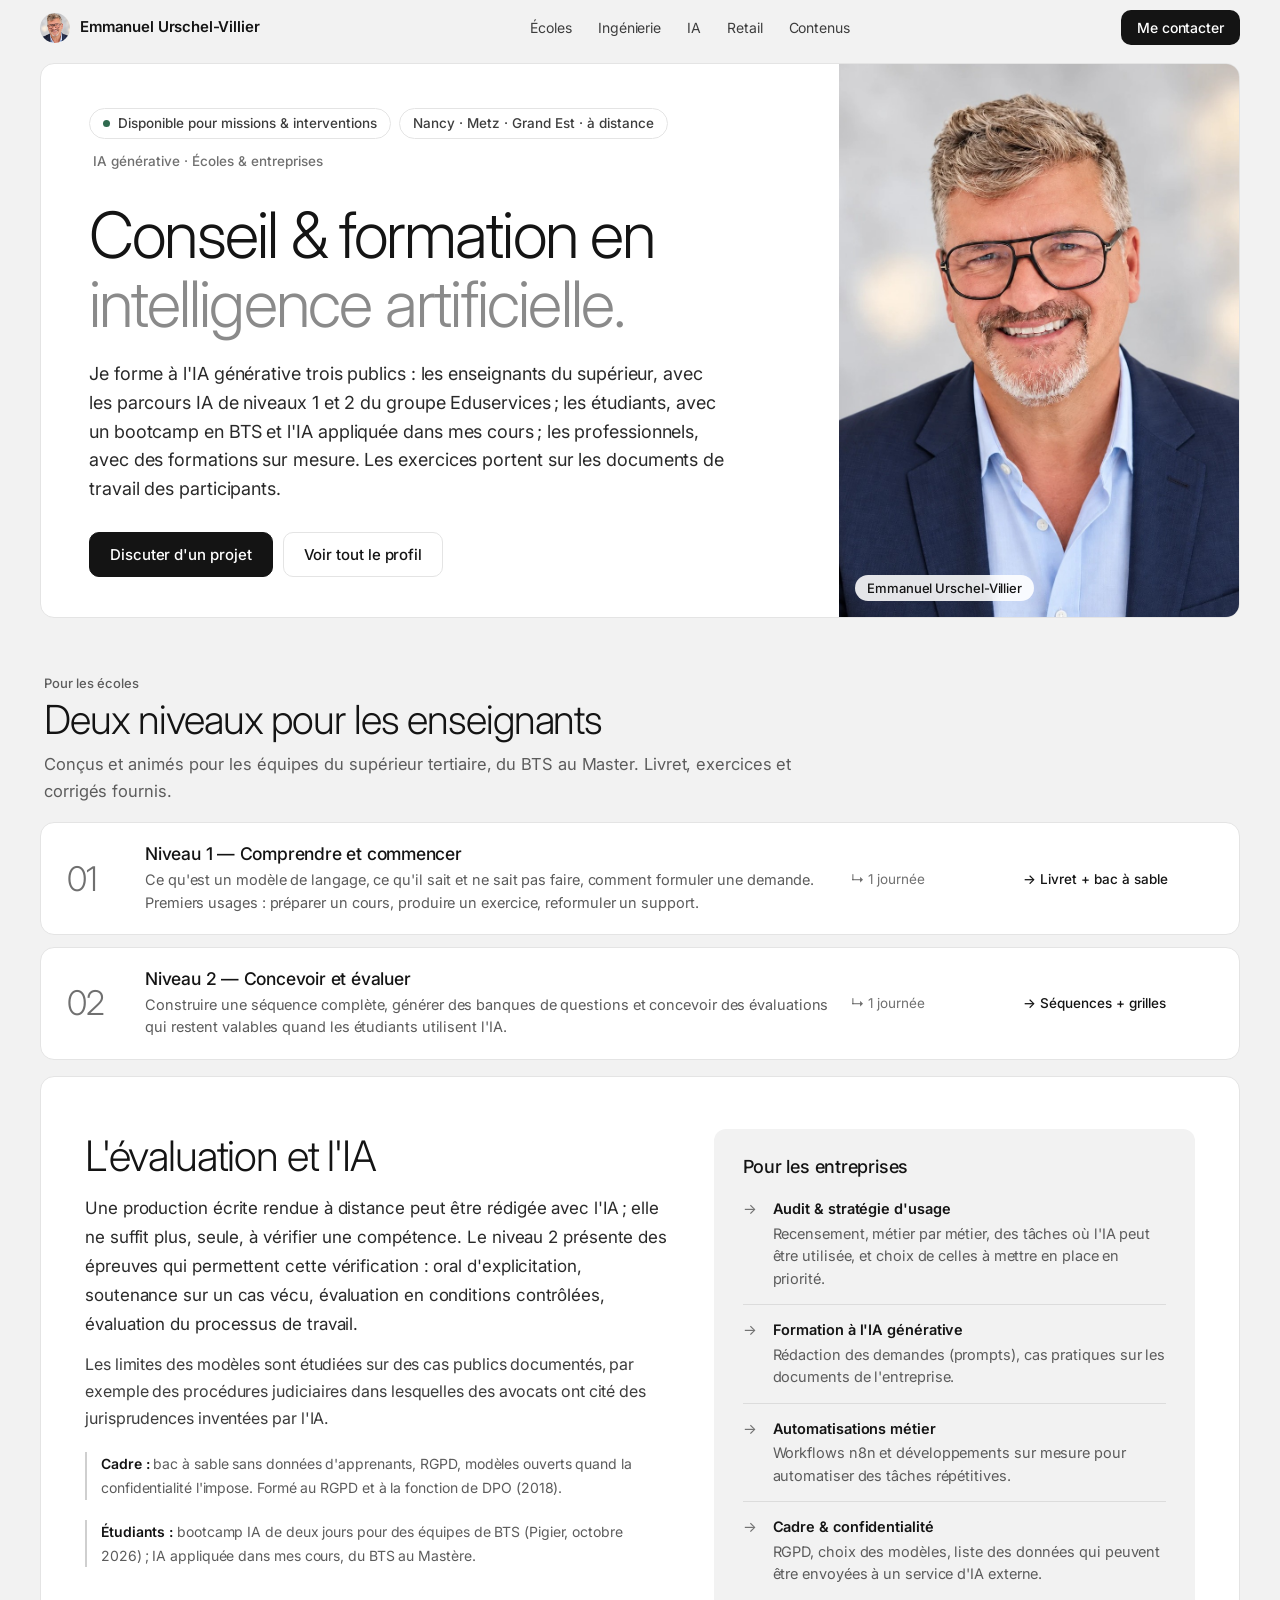
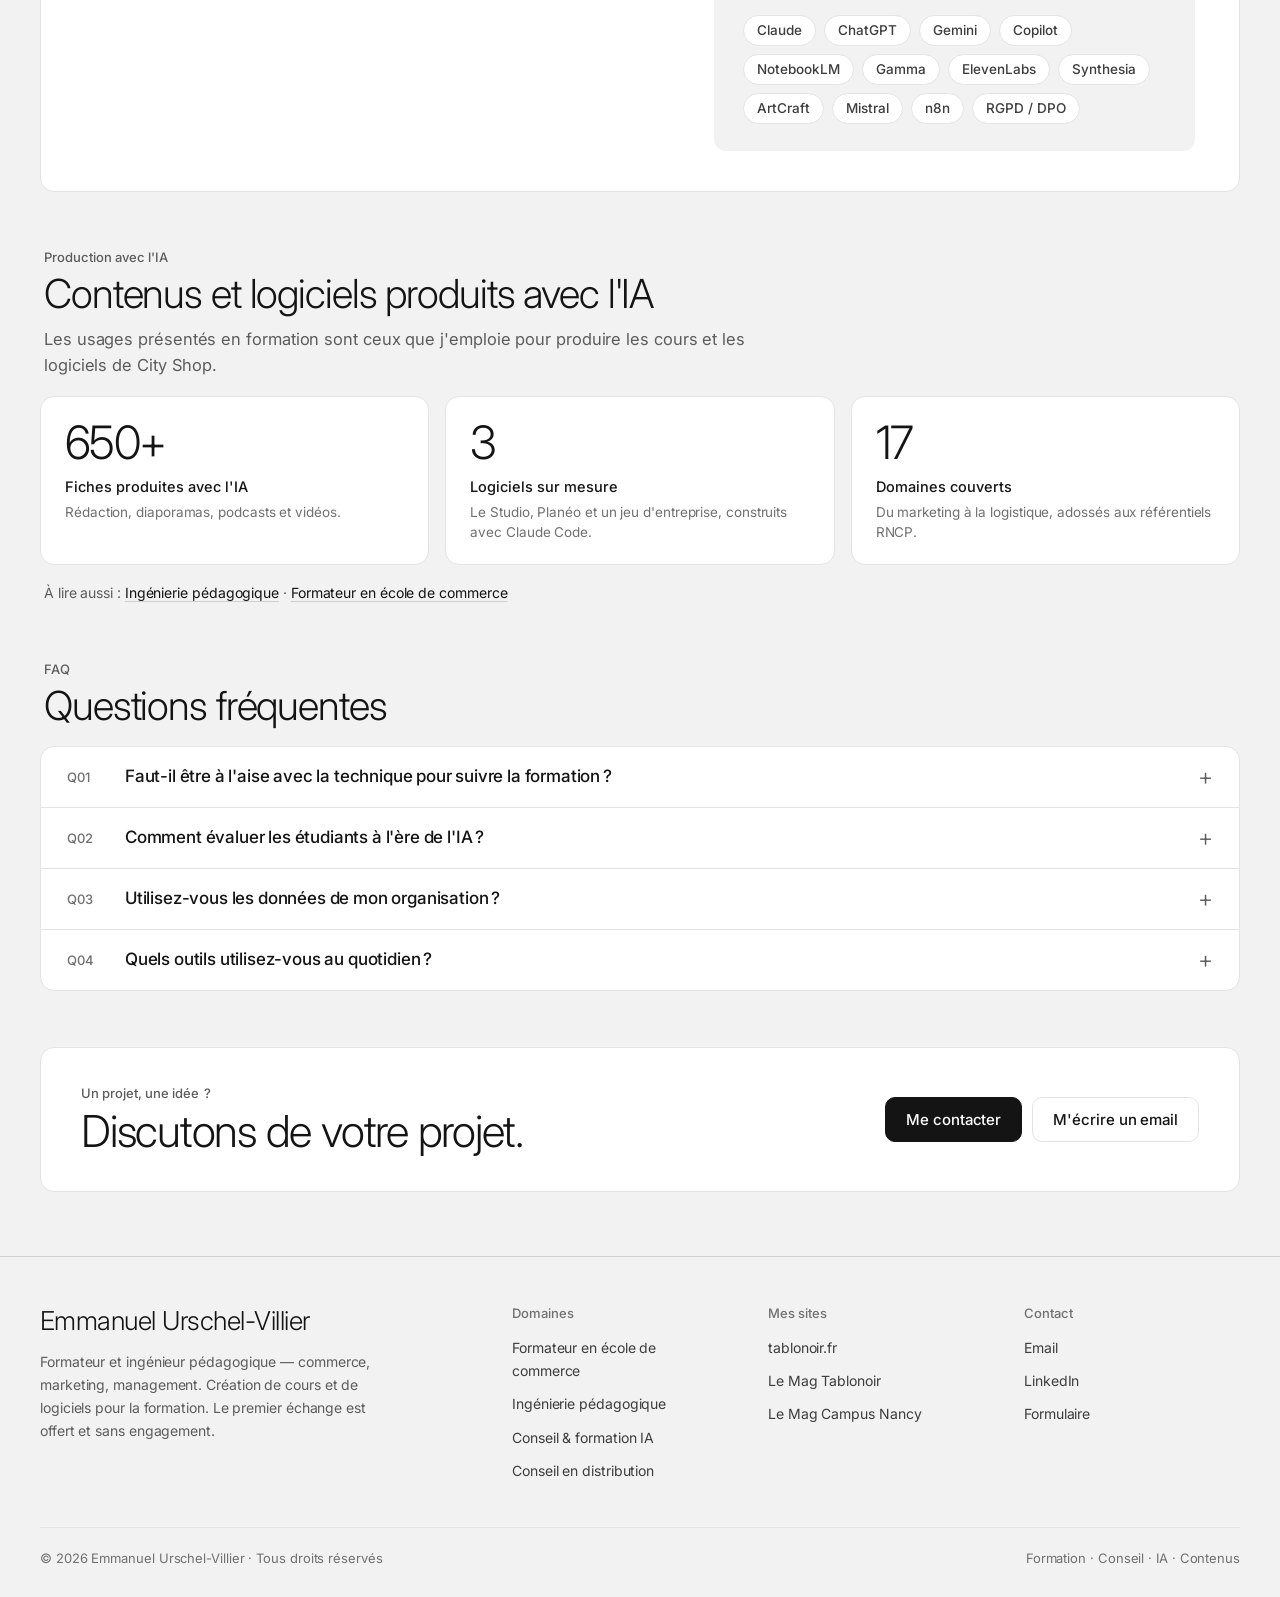
<file: formation-ia/index.html>
<!DOCTYPE html>
<html lang="fr">
<head>
<meta charset="utf-8">
<meta name="viewport" content="width=device-width, initial-scale=1.0">
<title>Formation IA pour enseignants et entreprises | Nancy, Metz</title>
<meta name="description" content="Formation et conseil en IA générative : deux niveaux pour les équipes enseignantes, audit d'usage et automatisation pour les entreprises. Cadre RGPD.">
<meta name="author" content="Emmanuel Urschel-Villier">
<meta name="robots" content="index, follow">
<link rel="canonical" href="https://emmanuelurschel.fr/formation-ia/">
<meta name="theme-color" content="#F2F2F2">
<meta property="og:type" content="website">
<meta property="og:locale" content="fr_FR">
<meta property="og:site_name" content="Emmanuel Urschel-Villier">
<meta property="og:title" content="Formation IA pour enseignants et entreprises | Nancy, Metz">
<meta property="og:description" content="Formation et conseil en IA générative : deux niveaux pour les équipes enseignantes, audit d'usage et automatisation pour les entreprises. Cadre RGPD.">
<meta property="og:url" content="https://emmanuelurschel.fr/formation-ia/">
<meta property="og:image" content="https://emmanuelurschel.fr/og-image-2026-11.jpg">
<meta property="og:image:width" content="1200">
<meta property="og:image:height" content="630">
<meta name="twitter:card" content="summary_large_image">
<meta name="twitter:title" content="Formation IA pour enseignants et entreprises | Nancy, Metz">
<meta name="twitter:description" content="Formation et conseil en IA générative : deux niveaux pour les équipes enseignantes, audit d'usage et automatisation pour les entreprises. Cadre RGPD.">
<meta name="twitter:image" content="https://emmanuelurschel.fr/og-image-2026-11.jpg">
<link rel="icon" href="data:image/svg+xml,%3Csvg xmlns='http://www.w3.org/2000/svg' viewBox='0 0 100 100'%3E%3Crect width='100' height='100' rx='22' fill='%23141414'/%3E%3Ctext x='50' y='67' font-family='Inter,Arial,sans-serif' font-weight='500' font-size='50' fill='%23FFFFFF' text-anchor='middle'%3Eeu%3C/text%3E%3C/svg%3E">
<link rel="preconnect" href="https://fonts.googleapis.com">
<link rel="preconnect" href="https://fonts.gstatic.com" crossorigin>
<link href="https://fonts.googleapis.com/css2?family=Inter:wght@300;400;500;600&display=swap" rel="stylesheet">
<link rel="stylesheet" href="/charte.css">
<script type="application/ld+json">
{
  "@context": "https://schema.org",
  "@type": "Service",
  "name": "Formation IA pour enseignants et entreprises — Nancy, Metz | Emmanuel Urschel-Villier",
  "description": "Formation et conseil en IA générative : deux niveaux pour les équipes enseignantes, audit d'usage et automatisation pour les entreprises. Cadre RGPD.",
  "url": "https://emmanuelurschel.fr/formation-ia/",
  "serviceType": [
    "Formation IA générative",
    "Acculturation IA des équipes enseignantes",
    "Audit d'usage IA",
    "Automatisation métier"
  ],
  "provider": {
    "@type": "Person",
    "name": "Emmanuel Urschel-Villier",
    "url": "https://emmanuelurschel.fr/",
    "telephone": "+33612140455",
    "email": "emmanuel.urschel@tablonoir.fr"
  },
  "areaServed": [
    "Nancy",
    "Metz",
    "Grand Est",
    "France"
  ],
  "availableChannel": {
    "@type": "ServiceChannel",
    "serviceUrl": "https://emmanuelurschel.fr/formation-ia/",
    "servicePhone": "+33612140455"
  }
}
</script>
<script type="application/ld+json">
{
  "@context": "https://schema.org",
  "@type": "BreadcrumbList",
  "itemListElement": [
    {
      "@type": "ListItem",
      "position": 1,
      "name": "Accueil",
      "item": "https://emmanuelurschel.fr/"
    },
    {
      "@type": "ListItem",
      "position": 2,
      "name": "Conseil & formation IA",
      "item": "https://emmanuelurschel.fr/formation-ia/"
    }
  ]
}
</script>
<script type="application/ld+json">
{
  "@context": "https://schema.org",
  "@type": "FAQPage",
  "mainEntity": [
    {
      "@type": "Question",
      "name": "Faut-il être à l'aise avec la technique pour suivre la formation ?",
      "acceptedAnswer": {
        "@type": "Answer",
        "text": "Non. Il suffit de savoir utiliser un traitement de texte et un navigateur ; la plupart des participants ne sont pas techniciens."
      }
    },
    {
      "@type": "Question",
      "name": "Comment évaluer les étudiants à l'ère de l'IA ?",
      "acceptedAnswer": {
        "@type": "Answer",
        "text": "Le niveau 2 traite cette question. Une production écrite rendue à distance ne permet plus, seule, de vérifier une compétence ; le parcours présente des épreuves qui la vérifient : oral d'explicitation, soutenance sur un cas vécu, évaluation en conditions contrôlées, évaluation du processus de travail."
      }
    },
    {
      "@type": "Question",
      "name": "Utilisez-vous les données de mon organisation ?",
      "acceptedAnswer": {
        "@type": "Answer",
        "text": "Les ateliers se déroulent dans un bac à sable, sans données d'apprenants ni données personnelles. Quand des données confidentielles doivent être traitées, on utilise des modèles ouverts, hébergés selon les exigences de l'organisation."
      }
    },
    {
      "@type": "Question",
      "name": "Quels outils utilisez-vous au quotidien ?",
      "acceptedAnswer": {
        "@type": "Answer",
        "text": "Claude et ChatGPT au quotidien, ainsi que Gemini et Copilot ; NotebookLM pour la production audio et vidéo ; Gamma, ElevenLabs, Synthesia et ArtCraft pour produire des présentations, des voix off et des vidéos ; Mistral et des modèles ouverts quand la confidentialité l'impose ; n8n et du code sur mesure pour l'automatisation."
      }
    }
  ]
}
</script>
</head>
<body>

<nav class="nav">
  <a class="brand" href="/"><span class="mk"></span><span class="nom">Emmanuel <span class="insec">Urschel-Villier</span></span></a>
  <div class="links" id="navlinks">
    <a href="/formateur-ecole-commerce/">Écoles</a>
    <a href="/ingenierie-pedagogique/">Ingénierie</a>
    <a href="/formation-ia/">IA</a>
    <a href="/conseil-retail/">Retail</a>
    <a href="/#contenus">Contenus</a>
  </div>
  <a class="cta" href="/#contact">Me contacter</a>
  <button class="burger" aria-label="Menu" onclick="document.getElementById('navlinks').classList.toggle('open')">☰</button>
</nav>

<header class="hero" id="top" style="--ac:var(--violet)">
  <div>
    <div class="eyebrow">
      <span class="badge"><span class="pt"></span>Disponible pour missions &amp; interventions</span>
      <span class="badge">Nancy · Metz · Grand Est · à distance</span>
      <span class="mono" style="color:var(--muted2)">IA générative · Écoles &amp; entreprises</span>
    </div>
    <h1>Conseil &amp; formation en<br><span class="accent">intelligence artificielle.</span></h1>
    <p class="sub">Je forme à l'IA générative trois publics : les enseignants du supérieur, avec les parcours IA de niveaux 1 et 2 du groupe Eduservices ; les étudiants, avec un bootcamp en BTS et l'IA appliquée dans mes cours ; les professionnels, avec des formations sur mesure. Les exercices portent sur les documents de travail des participants.</p>
    <div class="cta-row">
      <a href="/#contact" class="btn primary">Discuter d'un projet</a>
      <a href="/" class="btn ghost">Voir tout le profil</a>
    </div>
  </div>
  <div class="portrait">
    <img src="/portrait.jpg" alt="Emmanuel Urschel-Villier, formateur et ingénieur pédagogique" width="900" height="1350" fetchpriority="high">
    <span class="cap">Emmanuel Urschel-Villier</span>
  </div>
</header>

<section class="block">
  <div class="head">
    <div class="lbl">Pour les écoles</div>
    <h2>Deux niveaux <span class='accent'>pour les enseignants</span></h2>
    <div class="intro">Conçus et animés pour les équipes du supérieur tertiaire, du BTS au Master. Livret, exercices et corrigés fournis.</div>
  </div>
  <div class="steps"><div class="step"><div class="nb">01</div><div><h3>Niveau 1 — Comprendre et commencer</h3><div class="desc">Ce qu'est un modèle de langage, ce qu'il sait et ne sait pas faire, comment formuler une demande. Premiers usages : préparer un cours, produire un exercice, reformuler un support.</div></div><div class="dur">↳ 1 journée</div><div class="del">→ Livret + bac à sable</div></div><div class="step"><div class="nb">02</div><div><h3>Niveau 2 — Concevoir et évaluer</h3><div class="desc">Construire une séquence complète, générer des banques de questions et concevoir des évaluations qui restent valables quand les étudiants utilisent l'IA.</div></div><div class="dur">↳ 1 journée</div><div class="del">→ Séquences + grilles</div></div></div>
</section>

<section class="part" style="--ac:var(--violet)">
  <div class="part-inner">
    <div class="part-grid">
      <div>
        <h2>L'évaluation <span class="accent">et l'IA</span></h2>
        <p class="lead">Une production écrite rendue à distance peut être rédigée avec l'IA ; elle ne suffit plus, seule, à vérifier une compétence. Le niveau 2 présente des épreuves qui permettent cette vérification : oral d'explicitation, soutenance sur un cas vécu, évaluation en conditions contrôlées, évaluation du processus de travail.</p>
        <p class="lead">Les limites des modèles sont étudiées sur des cas publics documentés, par exemple des procédures judiciaires dans lesquelles des avocats ont cité des jurisprudences inventées par l'IA.</p>
        <p class="metaline"><b>Cadre :</b> bac à sable sans données d'apprenants, RGPD, modèles ouverts quand la confidentialité l'impose. Formé au RGPD et à la fonction de DPO (2018).</p>
        <p class="metaline"><b>Étudiants :</b> bootcamp IA de deux jours pour des équipes de BTS (Pigier, octobre 2026) ; IA appliquée dans mes cours, du BTS au Mastère.</p>
      </div>
      <div class="panel">
        <h3>Pour les entreprises</h3>
        <ul class="plist"><li><span class="ic">→</span><span><b>Audit &amp; stratégie d'usage</b>Recensement, métier par métier, des tâches où l'IA peut être utilisée, et choix de celles à mettre en place en priorité.</span></li><li><span class="ic">→</span><span><b>Formation à l'IA générative</b>Rédaction des demandes (prompts), cas pratiques sur les documents de l'entreprise.</span></li><li><span class="ic">→</span><span><b>Automatisations métier</b>Workflows n8n et développements sur mesure pour automatiser des tâches répétitives.</span></li><li><span class="ic">→</span><span><b>Cadre &amp; confidentialité</b>RGPD, choix des modèles, liste des données qui peuvent être envoyées à un service d'IA externe.</span></li></ul>
        <div class="chips"><span class="chip">Claude</span><span class="chip">ChatGPT</span><span class="chip">Gemini</span><span class="chip">Copilot</span><span class="chip">NotebookLM</span><span class="chip">Gamma</span><span class="chip">ElevenLabs</span><span class="chip">Synthesia</span><span class="chip">ArtCraft</span><span class="chip">Mistral</span><span class="chip">n8n</span><span class="chip">RGPD / DPO</span></div>
      </div>
    </div>
  </div>
</section>

<section class="block" style="padding-top:0">
  <div class="head">
    <div class="lbl">Production avec l'IA</div>
    <h2>Contenus et logiciels <span class='accent'>produits avec l'IA</span></h2>
    <div class="intro">Les usages présentés en formation sont ceux que j'emploie pour produire les cours et les logiciels de City Shop.</div>
  </div>
  <div class="stats"><div class="stats-inner"><div class="stat"><div class="v">650+</div><div class="k">Fiches produites avec l'IA</div><div class="note">Rédaction, diaporamas, podcasts et vidéos.</div></div><div class="stat"><div class="v">3</div><div class="k">Logiciels sur mesure</div><div class="note">Le Studio, Planéo et un jeu d'entreprise, construits avec Claude Code.</div></div><div class="stat"><div class="v">17</div><div class="k">Domaines couverts</div><div class="note">Du marketing à la logistique, adossés aux référentiels RNCP.</div></div></div></div>
  <p class="partners-foot">À lire aussi : <a href="/ingenierie-pedagogique/">Ingénierie pédagogique</a> · <a href="/formateur-ecole-commerce/">Formateur en école de commerce</a></p>
</section>

<section class="block" style="padding-top:0">
  <div class="head"><div class="lbl">FAQ</div><h2>Questions fréquentes</h2></div>
  <div class="faq-list">
    <details class="faq-item"><summary><div class="qn">Q01</div><div class="q">Faut-il être à l'aise avec la technique pour suivre la formation ?</div><div class="tg">+</div></summary><div class="a">Non. Il suffit de savoir utiliser un traitement de texte et un navigateur ; la plupart des participants ne sont pas techniciens.</div></details>
    <details class="faq-item"><summary><div class="qn">Q02</div><div class="q">Comment évaluer les étudiants à l'ère de l'IA ?</div><div class="tg">+</div></summary><div class="a">Le niveau 2 traite cette question. Une production écrite rendue à distance ne permet plus, seule, de vérifier une compétence ; le parcours présente des épreuves qui la vérifient : oral d'explicitation, soutenance sur un cas vécu, évaluation en conditions contrôlées, évaluation du processus de travail.</div></details>
    <details class="faq-item"><summary><div class="qn">Q03</div><div class="q">Utilisez-vous les données de mon organisation ?</div><div class="tg">+</div></summary><div class="a">Les ateliers se déroulent dans un bac à sable, sans données d'apprenants ni données personnelles. Quand des données confidentielles doivent être traitées, on utilise des modèles ouverts, hébergés selon les exigences de l'organisation.</div></details>
    <details class="faq-item"><summary><div class="qn">Q04</div><div class="q">Quels outils utilisez-vous au quotidien ?</div><div class="tg">+</div></summary><div class="a">Claude et ChatGPT au quotidien, ainsi que Gemini et Copilot ; NotebookLM pour la production audio et vidéo ; Gamma, ElevenLabs, Synthesia et ArtCraft pour produire des présentations, des voix off et des vidéos ; Mistral et des modèles ouverts quand la confidentialité l'impose ; n8n et du code sur mesure pour l'automatisation.</div></details>
  </div>
</section>

<div class="cta-band">
  <div class="cta-inner">
    <div class="lbl">Un projet, une idée&nbsp; ?</div>
    <h2 style="margin-top:14px">Discutons de votre <span class="accent">projet.</span></h2>
    <div class="buttons">
      <a href="/#contact" class="btn primary">Me contacter</a>
      <a href="mailto:emmanuel.urschel@tablonoir.fr" class="btn ghost">M'écrire un email</a>
    </div>
  </div>
</div>

<footer>
  <div class="footer-grid">
    <div>
      <h3>Emmanuel Urschel-Villier</h3>
      <p>Formateur et ingénieur pédagogique — commerce, marketing, management. Création de cours et de logiciels pour la formation. Le premier échange est offert et sans engagement.</p>
    </div>
    <div class="footer-col">
      <h4>Domaines</h4>
      <a href="/formateur-ecole-commerce/">Formateur en école de commerce</a>
      <a href="/ingenierie-pedagogique/">Ingénierie pédagogique</a>
      <a href="/formation-ia/">Conseil &amp; formation IA</a>
      <a href="/conseil-retail/">Conseil en distribution</a>
    </div>
    <div class="footer-col">
      <h4>Mes sites</h4>
      <a href="https://tablonoir.fr" target="_blank" rel="noopener">tablonoir.fr</a>
      <a href="https://mag.tablonoir.fr" target="_blank" rel="noopener">Le Mag Tablonoir</a>
      <a href="https://campus-nancy.tablonoir.fr" target="_blank" rel="noopener">Le Mag Campus Nancy</a>
    </div>
    <div class="footer-col">
      <h4>Contact</h4>
      <a href="mailto:emmanuel.urschel@tablonoir.fr">Email</a>
      <a href="https://www.linkedin.com/in/emmanuel-urschel/" target="_blank" rel="noopener">LinkedIn</a>
      <a href="/#contact">Formulaire</a>
    </div>
  </div>
  <div class="footer-bottom">
    <div>© <span id="year"></span> Emmanuel Urschel-Villier · Tous droits réservés</div>
    <div>Formation · Conseil · IA · Contenus</div>
  </div>
</footer>

<script>
  document.getElementById('year').textContent = new Date().getFullYear();
  document.querySelectorAll('#navlinks a').forEach(function(a){a.addEventListener('click',function(){document.getElementById('navlinks').classList.remove('open');});});
</script>

</body>
</html>
</file>
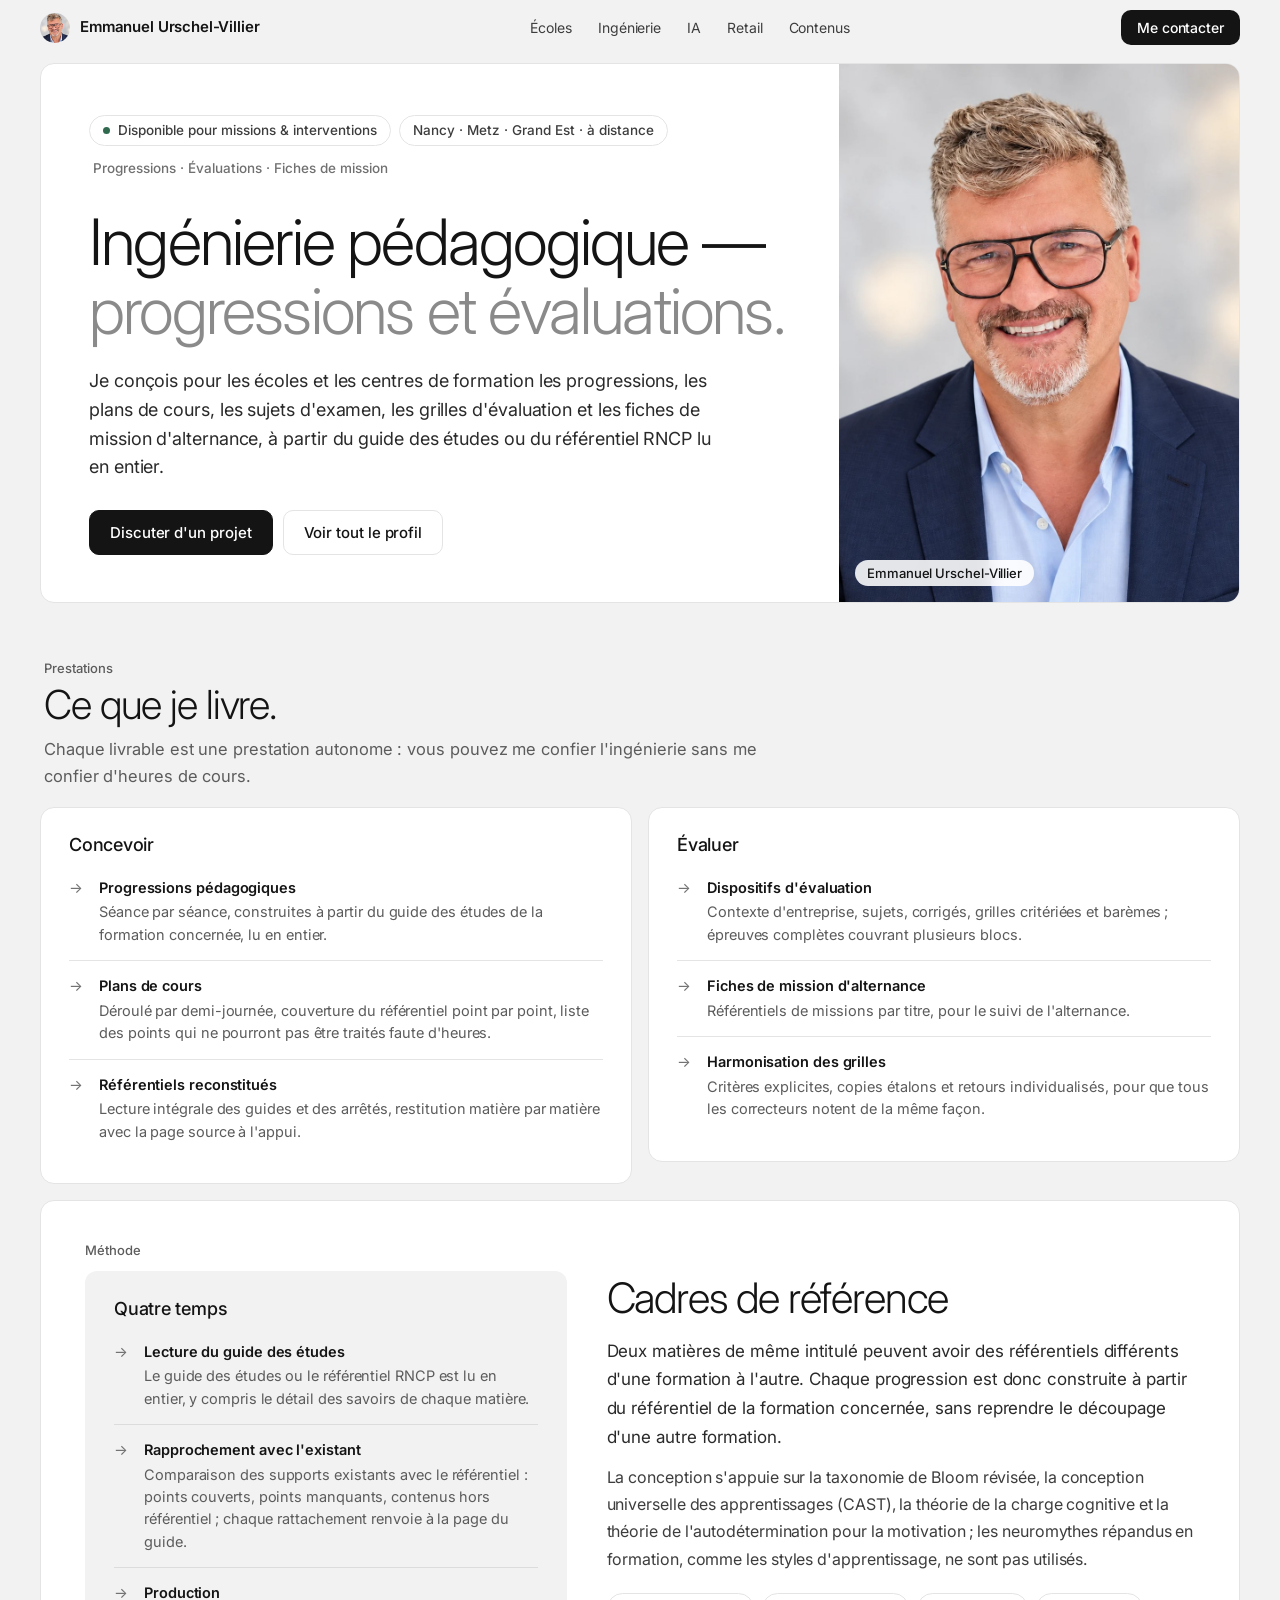
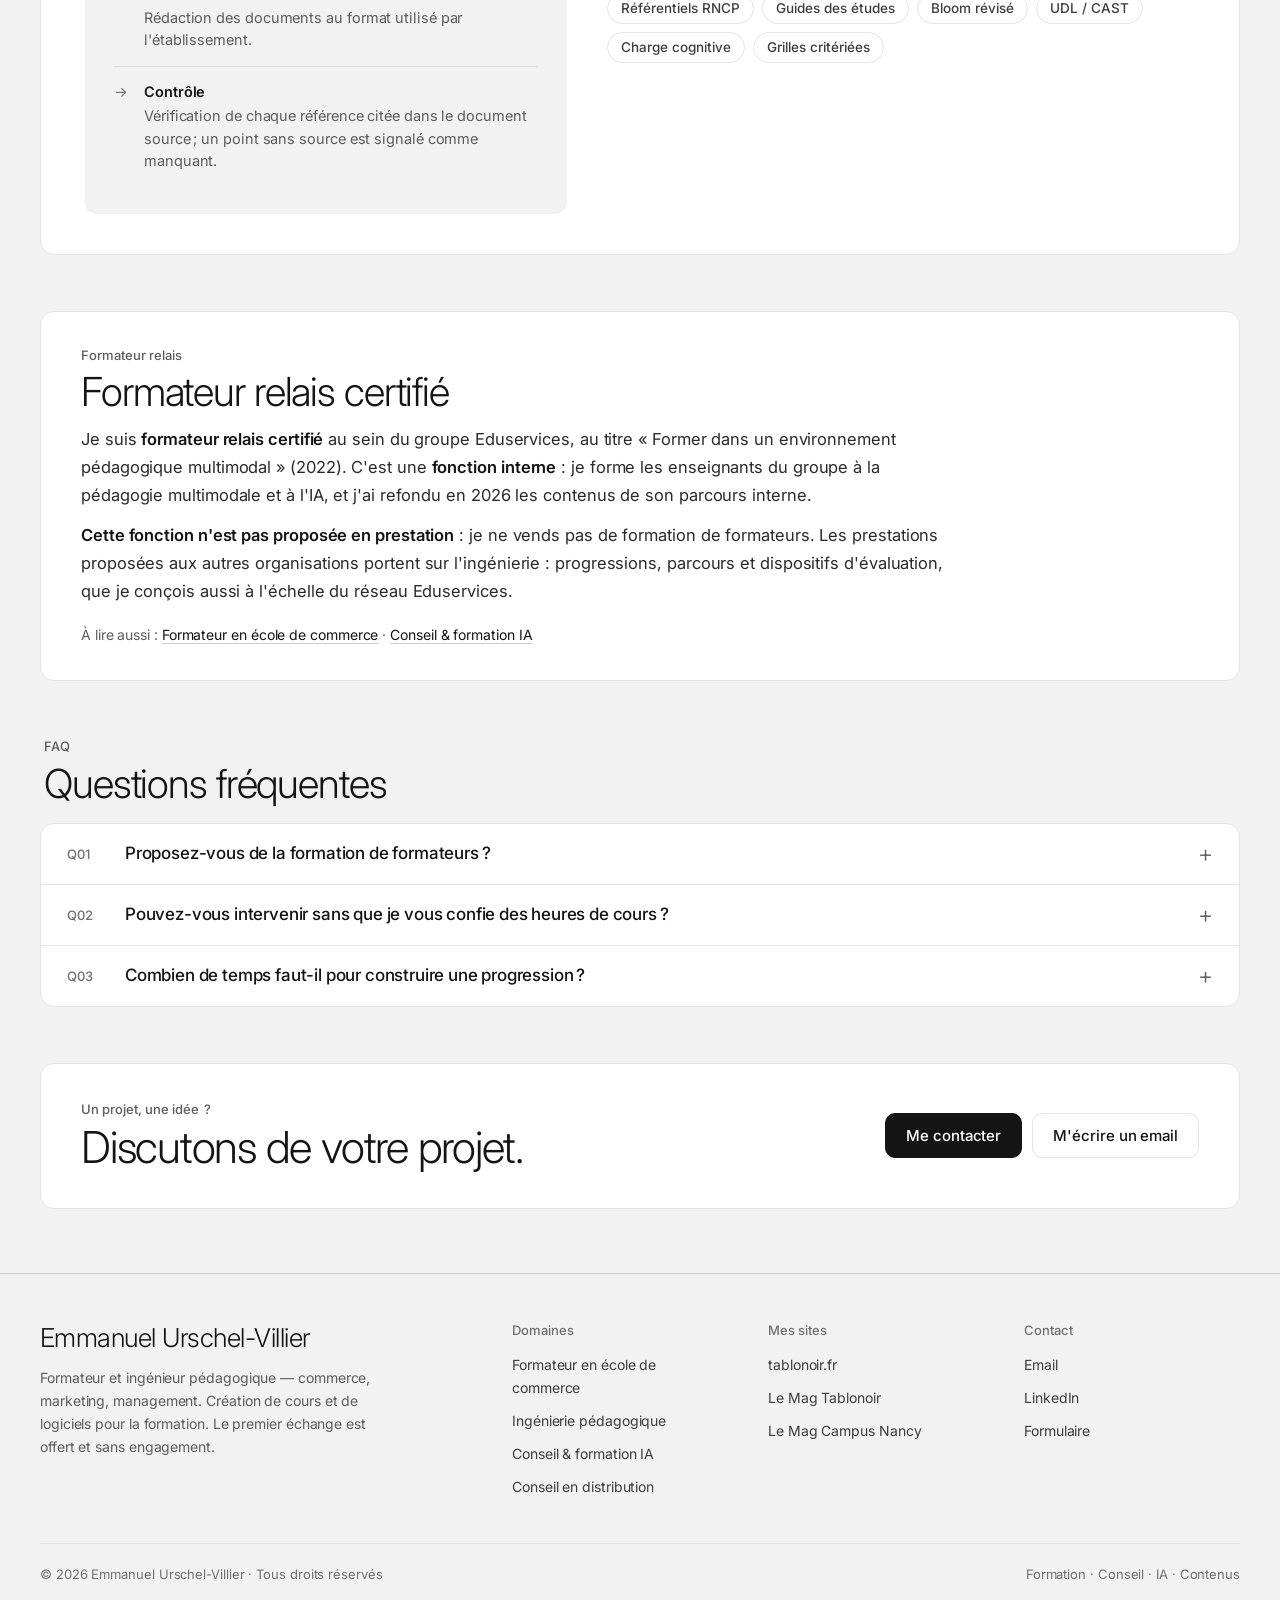
<file: ingenierie-pedagogique/index.html>
<!DOCTYPE html>
<html lang="fr">
<head>
<meta charset="utf-8">
<meta name="viewport" content="width=device-width, initial-scale=1.0">
<title>Ingénierie pédagogique : progressions et évaluations | Grand Est</title>
<meta name="description" content="Conception de progressions adossées aux référentiels RNCP, de dispositifs d'évaluation complets et de fiches de mission d'alternance.">
<meta name="author" content="Emmanuel Urschel-Villier">
<meta name="robots" content="index, follow">
<link rel="canonical" href="https://emmanuelurschel.fr/ingenierie-pedagogique/">
<meta name="theme-color" content="#F2F2F2">
<meta property="og:type" content="website">
<meta property="og:locale" content="fr_FR">
<meta property="og:site_name" content="Emmanuel Urschel-Villier">
<meta property="og:title" content="Ingénierie pédagogique : progressions et évaluations | Grand Est">
<meta property="og:description" content="Conception de progressions adossées aux référentiels RNCP, de dispositifs d'évaluation complets et de fiches de mission d'alternance.">
<meta property="og:url" content="https://emmanuelurschel.fr/ingenierie-pedagogique/">
<meta property="og:image" content="https://emmanuelurschel.fr/og-image-2026-11.jpg">
<meta property="og:image:width" content="1200">
<meta property="og:image:height" content="630">
<meta name="twitter:card" content="summary_large_image">
<meta name="twitter:title" content="Ingénierie pédagogique : progressions et évaluations | Grand Est">
<meta name="twitter:description" content="Conception de progressions adossées aux référentiels RNCP, de dispositifs d'évaluation complets et de fiches de mission d'alternance.">
<meta name="twitter:image" content="https://emmanuelurschel.fr/og-image-2026-11.jpg">
<link rel="icon" href="data:image/svg+xml,%3Csvg xmlns='http://www.w3.org/2000/svg' viewBox='0 0 100 100'%3E%3Crect width='100' height='100' rx='22' fill='%23141414'/%3E%3Ctext x='50' y='67' font-family='Inter,Arial,sans-serif' font-weight='500' font-size='50' fill='%23FFFFFF' text-anchor='middle'%3Eeu%3C/text%3E%3C/svg%3E">
<link rel="preconnect" href="https://fonts.googleapis.com">
<link rel="preconnect" href="https://fonts.gstatic.com" crossorigin>
<link href="https://fonts.googleapis.com/css2?family=Inter:wght@300;400;500;600&display=swap" rel="stylesheet">
<link rel="stylesheet" href="/charte.css">
<script type="application/ld+json">
{
  "@context": "https://schema.org",
  "@type": "Service",
  "name": "Ingénierie pédagogique : progressions et évaluations | Grand Est",
  "description": "Conception de progressions adossées aux référentiels RNCP, de dispositifs d'évaluation complets et de fiches de mission d'alternance.",
  "url": "https://emmanuelurschel.fr/ingenierie-pedagogique/",
  "serviceType": [
    "Ingénierie pédagogique",
    "Conception de progressions pédagogiques",
    "Conception de dispositifs d'évaluation",
    "Rédaction de référentiels de fiches de mission"
  ],
  "provider": {
    "@type": "Person",
    "name": "Emmanuel Urschel-Villier",
    "url": "https://emmanuelurschel.fr/",
    "telephone": "+33612140455",
    "email": "emmanuel.urschel@tablonoir.fr"
  },
  "areaServed": [
    "Nancy",
    "Metz",
    "Grand Est",
    "France"
  ],
  "availableChannel": {
    "@type": "ServiceChannel",
    "serviceUrl": "https://emmanuelurschel.fr/ingenierie-pedagogique/",
    "servicePhone": "+33612140455"
  }
}
</script>
<script type="application/ld+json">
{
  "@context": "https://schema.org",
  "@type": "BreadcrumbList",
  "itemListElement": [
    {
      "@type": "ListItem",
      "position": 1,
      "name": "Accueil",
      "item": "https://emmanuelurschel.fr/"
    },
    {
      "@type": "ListItem",
      "position": 2,
      "name": "Ingénierie pédagogique",
      "item": "https://emmanuelurschel.fr/ingenierie-pedagogique/"
    }
  ]
}
</script>
<script type="application/ld+json">
{
  "@context": "https://schema.org",
  "@type": "FAQPage",
  "mainEntity": [
    {
      "@type": "Question",
      "name": "Proposez-vous de la formation de formateurs ?",
      "acceptedAnswer": {
        "@type": "Answer",
        "text": "Non. Je suis formateur relais certifié au sein du groupe Eduservices, une fonction interne qui n'est pas proposée en prestation. Les prestations portent sur l'ingénierie : progressions, dispositifs d'évaluation, fiches de mission, référentiels."
      }
    },
    {
      "@type": "Question",
      "name": "Pouvez-vous intervenir sans que je vous confie des heures de cours ?",
      "acceptedAnswer": {
        "@type": "Answer",
        "text": "Oui, c'est le cas le plus fréquent : je conçois vos progressions, vos sujets d'examen ou vos fiches de mission sans intervenir devant vos apprenants."
      }
    },
    {
      "@type": "Question",
      "name": "Combien de temps faut-il pour construire une progression ?",
      "acceptedAnswer": {
        "@type": "Answer",
        "text": "La durée dépend du volume horaire et du référentiel. Les étapes sont les mêmes : lecture du guide des études en entier, rapprochement avec les contenus existants, puis déroulé séance par séance avec la couverture du référentiel point par point ; les points qui ne peuvent pas être traités faute d'heures sont listés dans la progression."
      }
    }
  ]
}
</script>
</head>
<body>

<nav class="nav">
  <a class="brand" href="/"><span class="mk"></span><span class="nom">Emmanuel <span class="insec">Urschel-Villier</span></span></a>
  <div class="links" id="navlinks">
    <a href="/formateur-ecole-commerce/">Écoles</a>
    <a href="/ingenierie-pedagogique/">Ingénierie</a>
    <a href="/formation-ia/">IA</a>
    <a href="/conseil-retail/">Retail</a>
    <a href="/#contenus">Contenus</a>
  </div>
  <a class="cta" href="/#contact">Me contacter</a>
  <button class="burger" aria-label="Menu" onclick="document.getElementById('navlinks').classList.toggle('open')">☰</button>
</nav>

<header class="hero" id="top" style="--ac:var(--green)">
  <div>
    <div class="eyebrow">
      <span class="badge"><span class="pt"></span>Disponible pour missions &amp; interventions</span>
      <span class="badge">Nancy · Metz · Grand Est · à distance</span>
      <span class="mono" style="color:var(--muted2)">Progressions · Évaluations · Fiches de mission</span>
    </div>
    <h1>Ingénierie pédagogique&nbsp;—<br><span class="accent">progressions et évaluations.</span></h1>
    <p class="sub">Je conçois pour les écoles et les centres de formation les progressions, les plans de cours, les sujets d'examen, les grilles d'évaluation et les fiches de mission d'alternance, à partir du guide des études ou du référentiel RNCP lu en entier.</p>
    <div class="cta-row">
      <a href="/#contact" class="btn primary">Discuter d'un projet</a>
      <a href="/" class="btn ghost">Voir tout le profil</a>
    </div>
  </div>
  <div class="portrait">
    <img src="/portrait.jpg" alt="Emmanuel Urschel-Villier, formateur et ingénieur pédagogique" width="900" height="1350" fetchpriority="high">
    <span class="cap">Emmanuel Urschel-Villier</span>
  </div>
</header>

<section class="block">
  <div class="head">
    <div class="lbl">Prestations</div>
    <h2>Ce que je <span class='accent'>livre</span>.</h2>
    <div class="intro">Chaque livrable est une prestation autonome : vous pouvez me confier l'ingénierie sans me confier d'heures de cours.</div>
  </div>
  <div class="part-grid">
    <div class="panel">
      <h3>Concevoir</h3>
      <ul class="plist"><li><span class="ic">→</span><span><b>Progressions pédagogiques</b>Séance par séance, construites à partir du guide des études de la formation concernée, lu en entier.</span></li><li><span class="ic">→</span><span><b>Plans de cours</b>Déroulé par demi-journée, couverture du référentiel point par point, liste des points qui ne pourront pas être traités faute d'heures.</span></li><li><span class="ic">→</span><span><b>Référentiels reconstitués</b>Lecture intégrale des guides et des arrêtés, restitution matière par matière avec la page source à l'appui.</span></li></ul>
    </div>
    <div class="panel">
      <h3>Évaluer</h3>
      <ul class="plist"><li><span class="ic">→</span><span><b>Dispositifs d'évaluation</b>Contexte d'entreprise, sujets, corrigés, grilles critériées et barèmes ; épreuves complètes couvrant plusieurs blocs.</span></li><li><span class="ic">→</span><span><b>Fiches de mission d'alternance</b>Référentiels de missions par titre, pour le suivi de l'alternance.</span></li><li><span class="ic">→</span><span><b>Harmonisation des grilles</b>Critères explicites, copies étalons et retours individualisés, pour que tous les correcteurs notent de la même façon.</span></li></ul>
    </div>
  </div>
</section>


<section class="part" style="--ac:var(--green)">
  <div class="part-inner">
    <div class="part-num">Méthode</div>
    <div class="part-grid rev">
      <div class="panel">
        <h3>Quatre temps</h3>
        <ul class="plist"><li><span class="ic">→</span><span><b>Lecture du guide des études</b>Le guide des études ou le référentiel RNCP est lu en entier, y compris le détail des savoirs de chaque matière.</span></li><li><span class="ic">→</span><span><b>Rapprochement avec l'existant</b>Comparaison des supports existants avec le référentiel : points couverts, points manquants, contenus hors référentiel ; chaque rattachement renvoie à la page du guide.</span></li><li><span class="ic">→</span><span><b>Production</b>Rédaction des documents au format utilisé par l'établissement.</span></li><li><span class="ic">→</span><span><b>Contrôle</b>Vérification de chaque référence citée dans le document source ; un point sans source est signalé comme manquant.</span></li></ul>
      </div>
      <div>
        <h2>Cadres <span class="accent">de référence</span></h2>
        <p class="lead">Deux matières de même intitulé peuvent avoir des référentiels différents d'une formation à l'autre. Chaque progression est donc construite à partir du référentiel de la formation concernée, sans reprendre le découpage d'une autre formation.</p>
        <p class="lead">La conception s'appuie sur la taxonomie de Bloom révisée, la conception universelle des apprentissages (CAST), la théorie de la charge cognitive et la théorie de l'autodétermination pour la motivation ; les neuromythes répandus en formation, comme les styles d'apprentissage, ne sont pas utilisés.</p>
        <div class="chips"><span class="chip">Référentiels RNCP</span><span class="chip">Guides des études</span><span class="chip">Bloom révisé</span><span class="chip">UDL / CAST</span><span class="chip">Charge cognitive</span><span class="chip">Grilles critériées</span></div>
      </div>
    </div>
  </div>
</section>

<section class="block" style="padding-top:0">
  <div class="head">
    <div class="lbl">Formateur relais</div>
    <h2>Formateur relais <span class='accent'>certifié</span></h2>
    <div class="intro"></div>
  </div>
  <p class="lead">Je suis <b>formateur relais certifié</b> au sein du groupe Eduservices, au titre « Former dans un environnement pédagogique multimodal » (2022). C'est une <b>fonction interne</b> : je forme les enseignants du groupe à la pédagogie multimodale et à l'IA, et j'ai refondu en 2026 les contenus de son parcours interne.</p>
  <p class="lead"><b>Cette fonction n'est pas proposée en prestation</b> : je ne vends pas de formation de formateurs. Les prestations proposées aux autres organisations portent sur l'ingénierie : progressions, parcours et dispositifs d'évaluation, que je conçois aussi à l'échelle du réseau Eduservices.</p>
  <p class="partners-foot">À lire aussi : <a href="/formateur-ecole-commerce/">Formateur en école de commerce</a> · <a href="/formation-ia/">Conseil &amp; formation IA</a></p>
</section>

<section class="block" style="padding-top:0">
  <div class="head"><div class="lbl">FAQ</div><h2>Questions fréquentes</h2></div>
  <div class="faq-list">
    <details class="faq-item"><summary><div class="qn">Q01</div><div class="q">Proposez-vous de la formation de formateurs ?</div><div class="tg">+</div></summary><div class="a">Non. Je suis formateur relais certifié au sein du groupe Eduservices, une fonction interne qui n'est pas proposée en prestation. Les prestations portent sur l'ingénierie : progressions, dispositifs d'évaluation, fiches de mission, référentiels.</div></details>
    <details class="faq-item"><summary><div class="qn">Q02</div><div class="q">Pouvez-vous intervenir sans que je vous confie des heures de cours ?</div><div class="tg">+</div></summary><div class="a">Oui, c'est le cas le plus fréquent : je conçois vos progressions, vos sujets d'examen ou vos fiches de mission sans intervenir devant vos apprenants.</div></details>
    <details class="faq-item"><summary><div class="qn">Q03</div><div class="q">Combien de temps faut-il pour construire une progression ?</div><div class="tg">+</div></summary><div class="a">La durée dépend du volume horaire et du référentiel. Les étapes sont les mêmes : lecture du guide des études en entier, rapprochement avec les contenus existants, puis déroulé séance par séance avec la couverture du référentiel point par point ; les points qui ne peuvent pas être traités faute d'heures sont listés dans la progression.</div></details>
  </div>
</section>

<div class="cta-band">
  <div class="cta-inner">
    <div class="lbl">Un projet, une idée&nbsp; ?</div>
    <h2 style="margin-top:14px">Discutons de votre <span class="accent">projet.</span></h2>
    <div class="buttons">
      <a href="/#contact" class="btn primary">Me contacter</a>
      <a href="mailto:emmanuel.urschel@tablonoir.fr" class="btn ghost">M'écrire un email</a>
    </div>
  </div>
</div>

<footer>
  <div class="footer-grid">
    <div>
      <h3>Emmanuel Urschel-Villier</h3>
      <p>Formateur et ingénieur pédagogique — commerce, marketing, management. Création de cours et de logiciels pour la formation. Le premier échange est offert et sans engagement.</p>
    </div>
    <div class="footer-col">
      <h4>Domaines</h4>
      <a href="/formateur-ecole-commerce/">Formateur en école de commerce</a>
      <a href="/ingenierie-pedagogique/">Ingénierie pédagogique</a>
      <a href="/formation-ia/">Conseil &amp; formation IA</a>
      <a href="/conseil-retail/">Conseil en distribution</a>
    </div>
    <div class="footer-col">
      <h4>Mes sites</h4>
      <a href="https://tablonoir.fr" target="_blank" rel="noopener">tablonoir.fr</a>
      <a href="https://mag.tablonoir.fr" target="_blank" rel="noopener">Le Mag Tablonoir</a>
      <a href="https://campus-nancy.tablonoir.fr" target="_blank" rel="noopener">Le Mag Campus Nancy</a>
    </div>
    <div class="footer-col">
      <h4>Contact</h4>
      <a href="mailto:emmanuel.urschel@tablonoir.fr">Email</a>
      <a href="https://www.linkedin.com/in/emmanuel-urschel/" target="_blank" rel="noopener">LinkedIn</a>
      <a href="/#contact">Formulaire</a>
    </div>
  </div>
  <div class="footer-bottom">
    <div>© <span id="year"></span> Emmanuel Urschel-Villier · Tous droits réservés</div>
    <div>Formation · Conseil · IA · Contenus</div>
  </div>
</footer>

<script>
  document.getElementById('year').textContent = new Date().getFullYear();
  document.querySelectorAll('#navlinks a').forEach(function(a){a.addEventListener('click',function(){document.getElementById('navlinks').classList.remove('open');});});
</script>

</body>
</html>
</file>
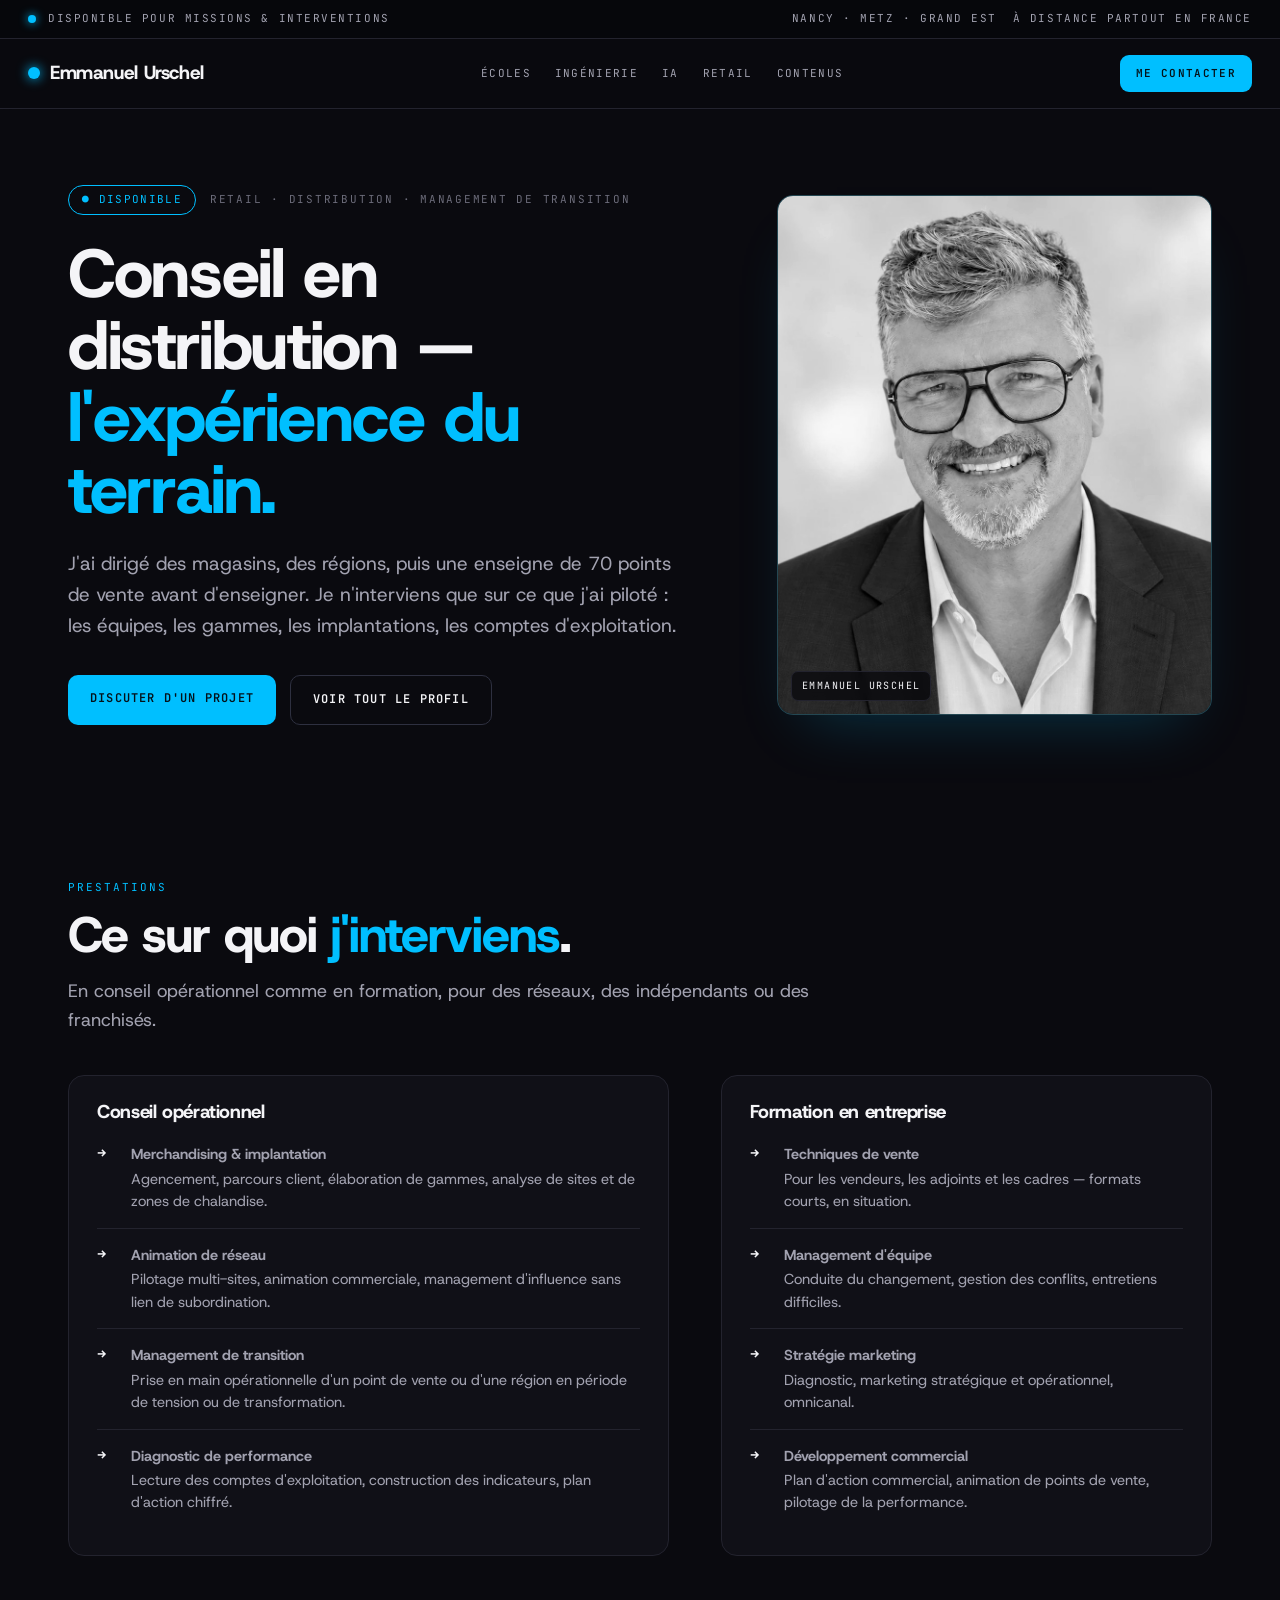
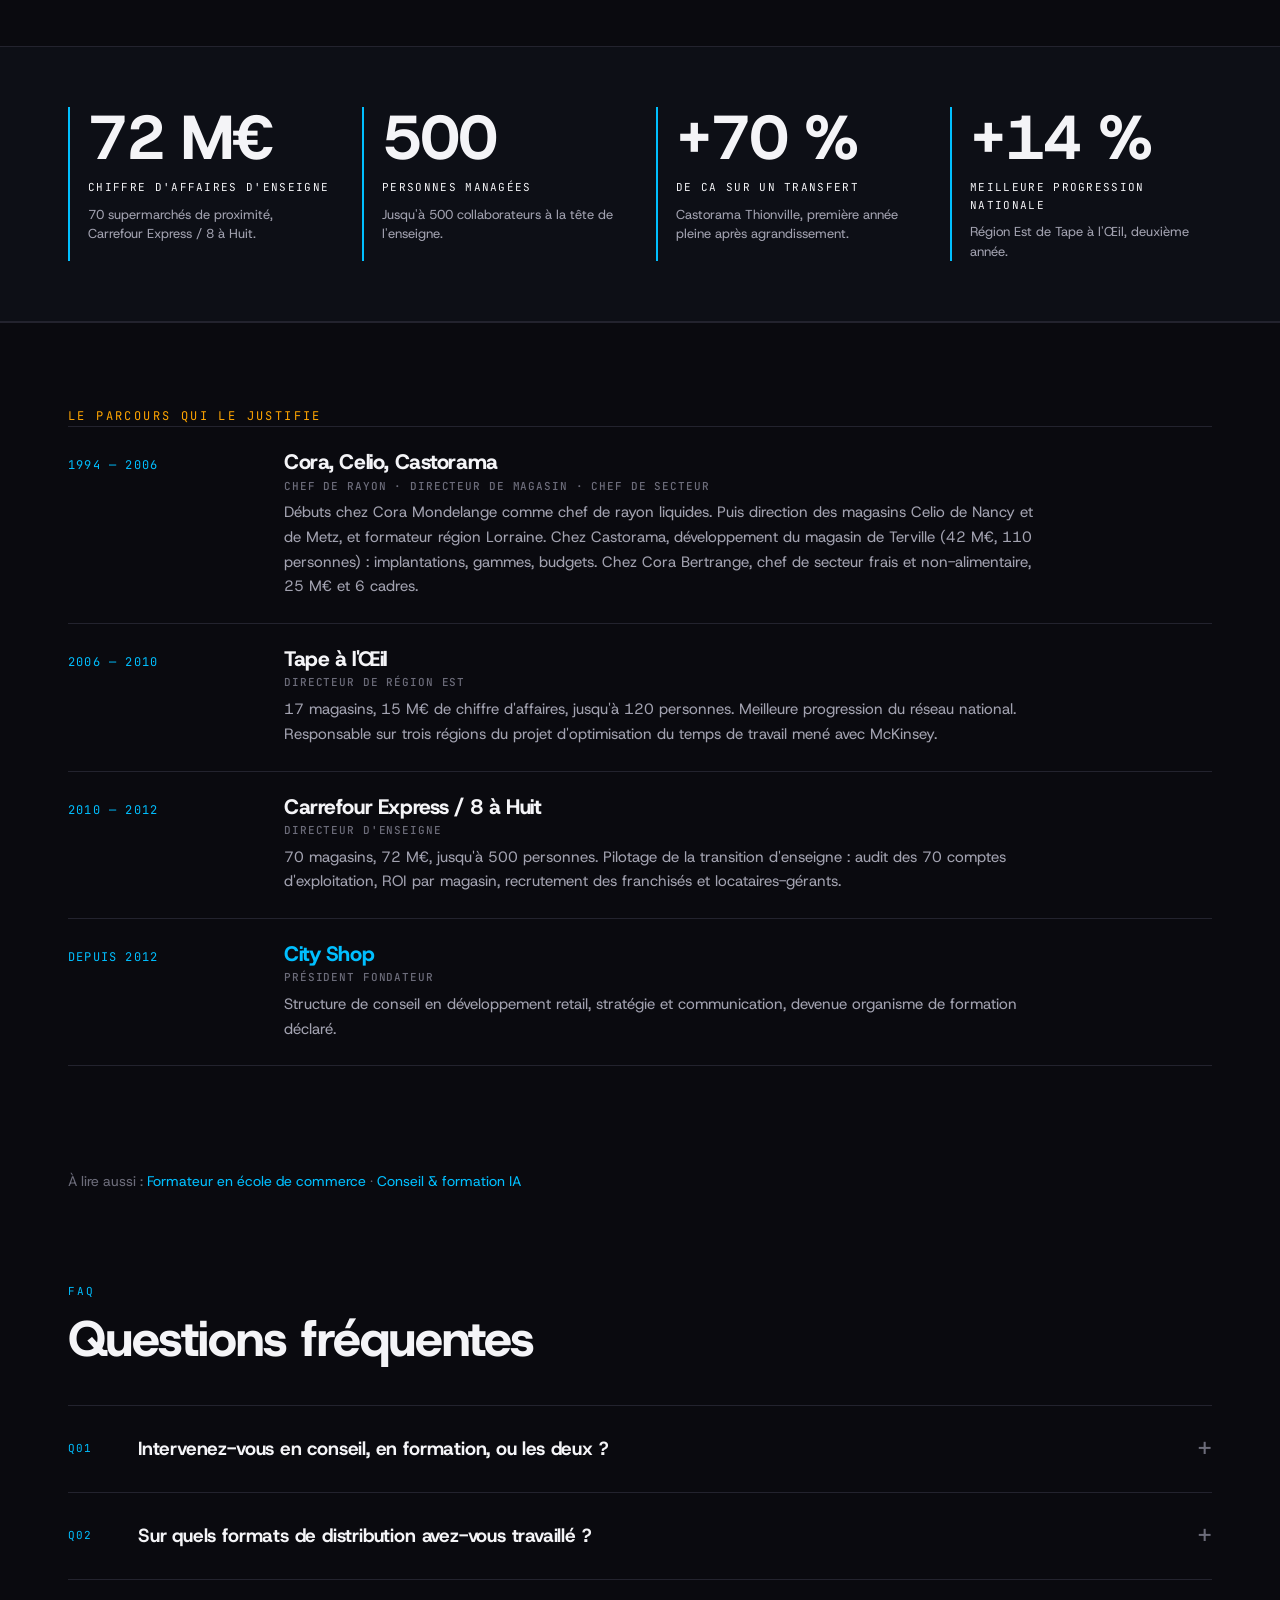
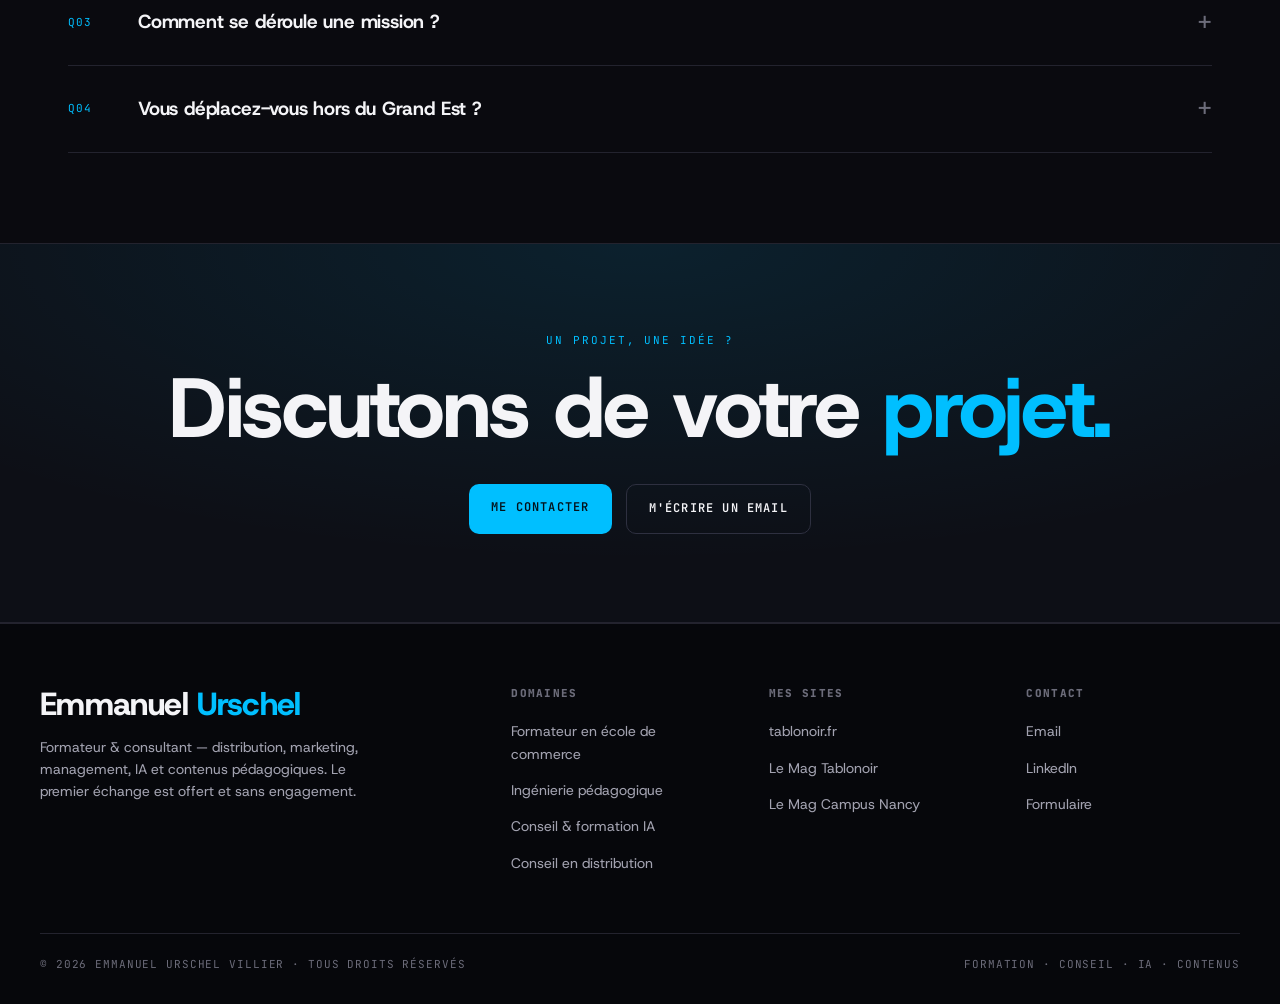
<file: _A GLISSER SUR GITHUB/conseil-retail/index.html>
<!DOCTYPE html>
<html lang="fr">
<head>
<meta charset="utf-8">
<meta name="viewport" content="width=device-width, initial-scale=1.0">
<title>Conseil en distribution et retail — Grand Est</title>
<meta name="description" content="Conseil et formation retail : merchandising, implantation, analyse de sites, animation de réseau, management de transition. 30 ans de direction terrain.">
<meta name="author" content="Emmanuel Urschel">
<meta name="robots" content="index, follow">
<link rel="canonical" href="https://emmanuelurschel.fr/conseil-retail/">
<meta name="theme-color" content="#0a0a0f">
<meta property="og:type" content="website">
<meta property="og:locale" content="fr_FR">
<meta property="og:site_name" content="Emmanuel Urschel">
<meta property="og:title" content="Conseil en distribution et retail — Grand Est">
<meta property="og:description" content="Conseil et formation retail : merchandising, implantation, analyse de sites, animation de réseau, management de transition. 30 ans de direction terrain.">
<meta property="og:url" content="https://emmanuelurschel.fr/conseil-retail/">
<meta property="og:image" content="https://emmanuelurschel.fr/og-image.jpg">
<meta property="og:image:width" content="1200">
<meta property="og:image:height" content="630">
<meta name="twitter:card" content="summary_large_image">
<meta name="twitter:title" content="Conseil en distribution et retail — Grand Est">
<meta name="twitter:description" content="Conseil et formation retail : merchandising, implantation, analyse de sites, animation de réseau, management de transition. 30 ans de direction terrain.">
<meta name="twitter:image" content="https://emmanuelurschel.fr/og-image.jpg">
<link rel="icon" href="data:image/svg+xml,%3Csvg xmlns='http://www.w3.org/2000/svg' viewBox='0 0 100 100'%3E%3Crect width='100' height='100' rx='20' fill='%230a0a0f'/%3E%3Ctext x='50' y='70' font-family='Arial,sans-serif' font-weight='800' font-size='58' fill='%23f4f4f7' text-anchor='middle'%3Eeu%3C/text%3E%3Ccircle cx='80' cy='30' r='9' fill='%2300BFFF'/%3E%3C/svg%3E">
<link rel="preconnect" href="https://fonts.googleapis.com">
<link rel="preconnect" href="https://fonts.gstatic.com" crossorigin>
<link href="https://fonts.googleapis.com/css2?family=Host+Grotesk:ital,wght@0,400..800;1,400..600&family=JetBrains+Mono:wght@400;500;600&display=swap" rel="stylesheet">
<script type="application/ld+json">
{
  "@context": "https://schema.org",
  "@type": "Service",
  "name": "Conseil en distribution et retail — Grand Est | 30 ans de terrain",
  "description": "Conseil et formation retail : merchandising, implantation, analyse de sites, animation de réseau, management de transition. 30 ans de direction — Castorama, Tape à l'Œil, Carrefour Express.",
  "url": "https://emmanuelurschel.fr/conseil-retail/",
  "serviceType": [
    "Conseil en distribution",
    "Merchandising et implantation",
    "Animation de réseau",
    "Management de transition",
    "Formation commerciale en entreprise"
  ],
  "provider": {
    "@type": "Person",
    "name": "Emmanuel Urschel",
    "url": "https://emmanuelurschel.fr/",
    "telephone": "+33612140455",
    "email": "emmanuel.urschel@tablonoir.fr"
  },
  "areaServed": [
    "Nancy",
    "Metz",
    "Grand Est",
    "France"
  ],
  "availableChannel": {
    "@type": "ServiceChannel",
    "serviceUrl": "https://emmanuelurschel.fr/conseil-retail/",
    "servicePhone": "+33612140455"
  }
}
</script>
<script type="application/ld+json">
{
  "@context": "https://schema.org",
  "@type": "BreadcrumbList",
  "itemListElement": [
    {
      "@type": "ListItem",
      "position": 1,
      "name": "Accueil",
      "item": "https://emmanuelurschel.fr/"
    },
    {
      "@type": "ListItem",
      "position": 2,
      "name": "Conseil en distribution",
      "item": "https://emmanuelurschel.fr/conseil-retail/"
    }
  ]
}
</script>
<script type="application/ld+json">
{
  "@context": "https://schema.org",
  "@type": "FAQPage",
  "mainEntity": [
    {
      "@type": "Question",
      "name": "Intervenez-vous en conseil, en formation, ou les deux ?",
      "acceptedAnswer": {
        "@type": "Answer",
        "text": "Les deux, et le plus souvent ensemble. Un diagnostic qui ne s'accompagne pas d'une montée en compétence des équipes ne tient pas dans le temps. L'objectif d'une mission est toujours de vous rendre autonome."
      }
    },
    {
      "@type": "Question",
      "name": "Sur quels formats de distribution avez-vous travaillé ?",
      "acceptedAnswer": {
        "@type": "Answer",
        "text": "Grande surface alimentaire (Cora), proximité et franchise (Carrefour Express / 8 à Huit), bricolage et grande surface spécialisée (Castorama), prêt-à-porter et enfant (Celio, Tape à l'Œil). Du magasin de 8 personnes au réseau de 70 points de vente."
      }
    },
    {
      "@type": "Question",
      "name": "Comment se déroule une mission ?",
      "acceptedAnswer": {
        "@type": "Answer",
        "text": "Quatre étapes : un cadrage d'une heure, gratuit et sans engagement, qui donne une note de cadrage ; une proposition écrite, chiffrée et datée ; la réalisation en itérations avec des points de validation ; puis une transmission documentée pour que vous puissiez faire sans moi."
      }
    },
    {
      "@type": "Question",
      "name": "Vous déplacez-vous hors du Grand Est ?",
      "acceptedAnswer": {
        "@type": "Answer",
        "text": "Oui. Je suis basé entre Nancy et Metz et je me déplace partout en France pour les missions en présentiel. Les audits et les accompagnements individuels se font aussi très bien à distance."
      }
    }
  ]
}
</script>
<style>
  :root{
    --bg:#0a0a0f; --bg2:#0d0f16; --panel:#101017; --panel2:#141621; --line:#23232e; --line2:#2e3040;
    --txt:#f4f4f7; --muted:#a2a2b0; --muted2:#6c6c7a;
    --cyan:#00BFFF; --violet:#C084FC; --green:#22C55E; --orange:#FFA500; --red:#E12D39;
  }
  *{margin:0;padding:0;box-sizing:border-box;}
  html{scroll-behavior:smooth;}
  body{font-family:"Host Grotesk",-apple-system,BlinkMacSystemFont,"Segoe UI",sans-serif;background:var(--bg);color:var(--txt);line-height:1.6;font-size:16px;overflow-x:hidden;-webkit-font-smoothing:antialiased;}
  a{color:inherit;text-decoration:none;}
  em{color:var(--muted);font-style:italic;}
  .mono{font-family:"JetBrains Mono",ui-monospace,monospace;text-transform:uppercase;letter-spacing:.16em;font-size:11px;}
  h1,h2,h3,h4{font-weight:800;letter-spacing:-.02em;line-height:1.06;}
  .lbl{font-family:"JetBrains Mono",monospace;text-transform:uppercase;letter-spacing:.18em;font-size:11px;color:var(--ac,var(--cyan));}
  .container{max-width:1200px;margin:0 auto;padding:0 28px;}

  .topbar{background:#06070b;color:var(--muted);padding:10px 28px;display:flex;justify-content:space-between;align-items:center;font-family:"JetBrains Mono",monospace;font-size:11px;text-transform:uppercase;letter-spacing:.14em;border-bottom:1px solid var(--line);}
  .topbar .left{display:flex;gap:12px;align-items:center;}
  .topbar .dot{width:8px;height:8px;background:var(--cyan);border-radius:50%;box-shadow:0 0 10px var(--cyan);animation:pulse 2.4s infinite;}
  @keyframes pulse{0%,100%{opacity:1;}50%{opacity:.35;}}
  .topbar .right span{margin-left:16px;}

  .nav{position:sticky;top:0;z-index:100;background:rgba(10,10,15,.82);backdrop-filter:blur(12px);border-bottom:1px solid var(--line);padding:16px 28px;display:flex;justify-content:space-between;align-items:center;}
  .brand{display:flex;align-items:center;gap:10px;font-weight:800;font-size:19px;letter-spacing:-.02em;}
  .brand .mk{width:12px;height:12px;border-radius:50%;background:var(--cyan);box-shadow:0 0 12px var(--cyan);}
  .nav .links{display:flex;gap:24px;}
  .nav .links a{font-family:"JetBrains Mono",monospace;font-size:11px;text-transform:uppercase;letter-spacing:.12em;color:var(--muted);padding:4px 0;transition:color .15s;}
  .nav .links a:hover{color:var(--cyan);}
  .nav .cta{font-family:"JetBrains Mono",monospace;font-size:11px;text-transform:uppercase;letter-spacing:.12em;background:var(--cyan);color:#04121a;font-weight:600;padding:10px 16px;border-radius:9px;transition:transform .15s,box-shadow .15s;}
  .nav .cta:hover{transform:translateY(-1px);box-shadow:0 6px 20px rgba(0,191,255,.3);}
  .burger{display:none;background:none;border:none;color:var(--txt);font-size:22px;cursor:pointer;}

  .hero{padding:76px 28px 64px;max-width:1200px;margin:0 auto;display:grid;grid-template-columns:1.5fr 1fr;gap:56px;align-items:center;}
  .hero .eyebrow{margin-bottom:22px;display:flex;gap:14px;flex-wrap:wrap;align-items:center;}
  .badge{font-family:"JetBrains Mono",monospace;font-size:11px;text-transform:uppercase;letter-spacing:.12em;color:var(--cyan);border:1px solid var(--cyan);border-radius:30px;padding:5px 13px;}
  .hero h1{font-size:clamp(38px,5.4vw,68px);}
  .hero h1 .accent{color:var(--cyan);}
  .hero .sub{font-size:19px;color:var(--muted);margin-top:24px;max-width:620px;line-height:1.62;}
  .hero .sub strong{color:var(--txt);font-weight:700;}
  .hero .cta-row{display:flex;gap:14px;margin-top:34px;flex-wrap:wrap;}
  .btn{font-family:"JetBrains Mono",monospace;font-size:12px;text-transform:uppercase;letter-spacing:.1em;padding:14px 22px;border-radius:10px;transition:transform .15s,box-shadow .15s,background .15s;font-weight:600;}
  .btn.primary{background:var(--cyan);color:#04121a;}
  .btn.primary:hover{transform:translateY(-2px);box-shadow:0 8px 24px rgba(0,191,255,.28);}
  .btn.ghost{border:1px solid var(--line2);color:var(--txt);}
  .btn.ghost:hover{border-color:var(--cyan);color:var(--cyan);}
  .hero .portrait{position:relative;}
  .hero .portrait img{width:100%;height:520px;object-fit:cover;object-position:center 18%;border-radius:16px;border:1px solid var(--line2);display:block;filter:grayscale(100%) contrast(1.05);}
  .hero .portrait::after{content:"";position:absolute;inset:0;border-radius:16px;box-shadow:inset 0 0 0 1px rgba(0,191,255,.18), 0 30px 60px -30px rgba(0,191,255,.25);pointer-events:none;}
  .hero .portrait .cap{position:absolute;left:14px;bottom:14px;font-family:"JetBrains Mono",monospace;font-size:10px;letter-spacing:.14em;text-transform:uppercase;color:var(--txt);background:rgba(6,7,11,.7);backdrop-filter:blur(4px);padding:6px 10px;border-radius:7px;border:1px solid var(--line);}

  .marquee{background:var(--bg2);border-top:1px solid var(--line);border-bottom:1px solid var(--line);padding:16px 0;overflow:hidden;}
  .marquee-track{display:flex;gap:44px;white-space:nowrap;animation:scroll 38s linear infinite;}
  .marquee-track .item{font-family:"JetBrains Mono",monospace;font-size:13px;text-transform:uppercase;letter-spacing:.18em;color:var(--muted);}
  .marquee-track .star{color:var(--cyan);margin:0 6px;}
  @keyframes scroll{from{transform:translateX(0);}to{transform:translateX(-50%);}}

  section.block{max-width:1200px;margin:0 auto;padding:90px 28px;}
  .head{margin-bottom:40px;}
  .head h2{font-size:clamp(30px,4.4vw,50px);margin-top:12px;}
  .head h2 .accent{color:var(--ac,var(--cyan));}
  .head .intro{color:var(--muted);font-size:18px;max-width:760px;margin-top:16px;line-height:1.62;}
  .head-row{display:flex;justify-content:space-between;align-items:flex-end;gap:24px;flex-wrap:wrap;}

  /* PART blocks (4 domaines) */
  .part{border-top:1px solid var(--line);}
  .part-inner{max-width:1200px;margin:0 auto;padding:84px 28px;}
  .part-num{font-family:"JetBrains Mono",monospace;font-size:12px;letter-spacing:.2em;text-transform:uppercase;color:var(--ac);}
  .part-grid{display:grid;grid-template-columns:1.1fr .9fr;gap:52px;align-items:start;margin-top:14px;}
  .part-grid.rev{grid-template-columns:.9fr 1.1fr;}
  .part h2{font-size:clamp(30px,4.6vw,52px);}
  .part h2 .accent{color:var(--ac);}
  .part .lead{font-size:18px;color:#d7d7de;line-height:1.7;margin-top:18px;max-width:560px;}
  .part .lead + .lead{margin-top:14px;font-size:16px;color:var(--muted);}
  .chips{display:flex;flex-wrap:wrap;gap:8px;margin-top:22px;}
  .chip{font-family:"JetBrains Mono",monospace;font-size:11px;letter-spacing:.06em;text-transform:uppercase;color:var(--txt);border:1px solid var(--line2);border-radius:20px;padding:7px 13px;background:var(--panel);}
  .panel{background:var(--panel);border:1px solid var(--line);border-radius:16px;padding:26px 28px;}
  .panel h4{font-family:"JetBrains Mono",monospace;font-size:11px;letter-spacing:.14em;text-transform:uppercase;color:var(--ac);margin-bottom:6px;}
  .plist{list-style:none;margin-top:6px;}
  .plist li{padding:15px 0;border-top:1px solid var(--line);display:grid;grid-template-columns:22px 1fr;gap:12px;align-items:start;}
  .plist li:first-child{border-top:none;}
  .plist li .ic{color:var(--ac);font-weight:800;line-height:1.5;}
  .plist li b{font-weight:700;display:block;margin-bottom:2px;}
  .plist li span{color:var(--muted);font-size:14.5px;line-height:1.55;}
  .metaline{margin-top:22px;font-size:14px;color:var(--muted2);border-left:2px solid var(--line2);padding-left:16px;line-height:1.7;}
  .metaline b{color:var(--txt);}

  .mini-gallery{display:grid;grid-template-columns:1fr 1fr;gap:12px;margin-top:20px;}
  .mini-gallery img{width:100%;height:100px;object-fit:cover;border-radius:10px;border:1px solid var(--line);display:block;}

  /* video/app frames */
  .apps{display:grid;grid-template-columns:1fr 1fr;gap:20px;margin-top:8px;}
  .app{background:var(--panel);border:1px solid var(--line);border-radius:16px;overflow:hidden;display:flex;flex-direction:column;}
  .videoframe{position:relative;aspect-ratio:16/9;background:#05070c;border-bottom:1px solid var(--line);cursor:pointer;overflow:hidden;}
  .videoframe .vf-poster{position:absolute;inset:0;width:100%;height:100%;object-fit:cover;display:block;}
  .videoframe .vf-play{position:absolute;top:50%;left:50%;transform:translate(-50%,-50%);width:64px;height:64px;border-radius:50%;border:3px solid var(--ac,var(--cyan));background:rgba(6,7,11,.35);color:var(--ac,var(--cyan));display:flex;align-items:center;justify-content:center;font-size:22px;padding-left:5px;transition:transform .15s;}
  .videoframe:hover .vf-play{transform:translate(-50%,-50%) scale(1.08);}
  .videoframe .vf-note{position:absolute;left:0;right:0;bottom:0;padding:9px 12px;font-family:"JetBrains Mono",monospace;font-size:10px;letter-spacing:.1em;text-transform:uppercase;color:var(--muted);background:rgba(6,7,11,.72);display:none;}
  .videoframe.err .vf-note{display:block;} .videoframe.err .vf-play{opacity:.35;}
  .videoframe .vf-video{position:absolute;inset:0;width:100%;height:100%;object-fit:cover;background:#000;z-index:2;}
  .videoframe .appvid{position:absolute;inset:0;width:100%;height:100%;object-fit:cover;background:#000;display:block;}
  .app .body{padding:24px 26px;}
  .app .kick{font-family:"JetBrains Mono",monospace;font-size:11px;letter-spacing:.12em;text-transform:uppercase;color:var(--ac);}
  .app h3{font-size:25px;margin:10px 0 12px;}
  .app p{color:var(--muted);font-size:15px;line-height:1.62;}
  .app .feat{display:flex;flex-wrap:wrap;gap:8px;margin-top:16px;}
  .app .feat span{font-family:"JetBrains Mono",monospace;font-size:10px;letter-spacing:.06em;text-transform:uppercase;color:var(--muted);border:1px solid var(--line2);border-radius:20px;padding:5px 11px;}

  .subhead{margin:44px 0 18px;}
  .subhead .k{font-family:"JetBrains Mono",monospace;font-size:11px;letter-spacing:.14em;text-transform:uppercase;color:var(--ac);}
  .subhead h3{font-size:24px;margin-top:8px;}

  .cards3{display:grid;grid-template-columns:repeat(3,1fr);gap:16px;}
  .rcard{background:var(--panel);border:1px solid var(--line);border-radius:14px;padding:24px;transition:transform .18s,border-color .18s;display:flex;flex-direction:column;}
  .rcard:hover{transform:translateY(-4px);border-color:var(--ac,var(--cyan));}
  .rcard .meta{font-family:"JetBrains Mono",monospace;font-size:10px;letter-spacing:.1em;text-transform:uppercase;color:var(--muted2);margin-bottom:10px;}
  .rcard .meta .live{color:var(--green);}
  .rcard h4{font-size:20px;margin-bottom:10px;}
  .rcard p{color:var(--muted);font-size:14px;line-height:1.6;flex:1;}
  .rcard .go{font-family:"JetBrains Mono",monospace;font-size:11px;letter-spacing:.06em;text-transform:uppercase;color:var(--ac,var(--cyan));margin-top:14px;}

  .gallery{display:grid;grid-template-columns:repeat(3,1fr);gap:16px;margin-top:8px;}
  .gitem{border:1px solid var(--line);border-radius:12px;overflow:hidden;background:var(--panel);transition:transform .18s,border-color .18s;}
  .gitem:hover{transform:translateY(-3px);border-color:var(--cyan);}
  .gitem img{width:100%;height:190px;object-fit:cover;display:block;border-bottom:1px solid var(--line);}
  .gitem .cap{padding:12px 14px;font-family:"JetBrains Mono",monospace;font-size:10px;letter-spacing:.06em;text-transform:uppercase;color:var(--muted);}
  .gitem .cap b{color:var(--cyan);font-weight:600;}

  .boutique{display:grid;grid-template-columns:.8fr 1.2fr;gap:32px;align-items:center;background:var(--panel2);border:1px solid var(--line2);border-radius:18px;padding:32px;margin-top:8px;}
  .boutique .bignum .n{font-size:clamp(64px,9vw,110px);font-weight:800;color:var(--cyan);letter-spacing:-.04em;line-height:.9;}
  .boutique .bignum .s{font-family:"JetBrains Mono",monospace;font-size:11px;letter-spacing:.1em;text-transform:uppercase;color:var(--muted);margin-top:10px;}
  .boutique p{color:var(--muted);font-size:15px;line-height:1.62;}
  .boutique p strong{color:var(--txt);}
  .boutique .links{margin-top:16px;display:flex;gap:16px;flex-wrap:wrap;}
  .boutique .links a{font-family:"JetBrains Mono",monospace;font-size:12px;letter-spacing:.06em;text-transform:uppercase;color:var(--cyan);border-bottom:1px solid transparent;}
  .boutique .links a:hover{border-bottom-color:var(--cyan);}

  /* stats */
  .stats{background:var(--bg2);border-top:1px solid var(--line);border-bottom:1px solid var(--line);}
  .stats-inner{max-width:1200px;margin:0 auto;padding:60px 28px;display:grid;grid-template-columns:repeat(4,1fr);gap:32px;}
  .stat{border-left:2px solid var(--cyan);padding-left:18px;}
  .stat .v{font-size:clamp(42px,5vw,62px);font-weight:800;letter-spacing:-.03em;line-height:1;}
  .stat .k{font-family:"JetBrains Mono",monospace;font-size:11px;letter-spacing:.12em;text-transform:uppercase;color:var(--txt);margin-top:10px;}
  .stat .note{font-size:13px;color:var(--muted);margin-top:8px;line-height:1.5;}

  /* timeline */
  .timeline{border-top:1px solid var(--line);}
  .tl{display:grid;grid-template-columns:180px 1fr;gap:36px;padding:24px 0;border-bottom:1px solid var(--line);}
  .tl .period{font-family:"JetBrains Mono",monospace;font-size:12px;letter-spacing:.1em;text-transform:uppercase;color:var(--cyan);padding-top:5px;}
  .tl h3{font-size:21px;}
  .tl h3 small{display:block;font-family:"JetBrains Mono",monospace;font-size:11px;font-weight:500;letter-spacing:.08em;color:var(--muted2);margin-top:7px;text-transform:uppercase;}
  .tl p{color:var(--muted);font-size:15px;line-height:1.65;max-width:760px;margin-top:8px;}
  .tl.now h3{color:var(--cyan);}
  .tl-foot{margin-top:28px;font-size:14px;color:var(--muted);border-left:2px solid var(--line2);padding-left:18px;line-height:1.8;}
  .tl-foot strong{color:var(--txt);font-weight:700;}

  /* method */
  .steps{display:grid;gap:14px;}
  .step{background:var(--panel);border:1px solid var(--line);border-radius:14px;padding:22px 26px;display:grid;grid-template-columns:64px 1fr 160px 190px;gap:22px;align-items:center;}
  .step .nb{font-size:38px;font-weight:800;color:var(--cyan);letter-spacing:-.03em;}
  .step h3{font-size:18px;margin-bottom:6px;}
  .step .desc{font-size:14px;color:var(--muted);line-height:1.55;}
  .step .dur,.step .del{font-family:"JetBrains Mono",monospace;font-size:11px;letter-spacing:.08em;text-transform:uppercase;}
  .step .dur{color:var(--muted2);} .step .del{color:var(--txt);}

  /* partners */
  .logos{display:grid;grid-template-columns:repeat(4,1fr);gap:14px;}
  .logo{background:var(--panel);border:1px solid var(--line);border-radius:12px;min-height:84px;display:flex;align-items:center;justify-content:center;text-align:center;padding:18px;font-weight:700;font-size:16px;color:var(--muted);transition:color .18s,border-color .18s;}
  .logo:hover{color:var(--cyan);border-color:var(--line2);}
  .partners-foot{margin-top:20px;font-size:14px;color:var(--muted2);}
  .partners-foot a{color:var(--cyan);}

  /* faq */
  .faq-list{border-top:1px solid var(--line);}
  .faq-item{border-bottom:1px solid var(--line);padding:22px 0;}
  .faq-item summary{list-style:none;display:grid;grid-template-columns:52px 1fr 34px;gap:18px;align-items:center;cursor:pointer;}
  .faq-item summary::-webkit-details-marker{display:none;}
  .faq-item .qn{font-family:"JetBrains Mono",monospace;font-size:11px;letter-spacing:.1em;color:var(--cyan);}
  .faq-item .q{font-size:19px;font-weight:700;letter-spacing:-.01em;}
  .faq-item .tg{font-size:26px;color:var(--muted2);text-align:right;transition:transform .2s;}
  .faq-item[open] .tg{transform:rotate(45deg);color:var(--cyan);}
  .faq-item .a{padding:16px 0 0 70px;color:var(--muted);font-size:15.5px;line-height:1.7;max-width:860px;}

  /* cta */
  .cta-band{border-top:1px solid var(--line);border-bottom:1px solid var(--line);background:radial-gradient(120% 140% at 50% 0%, rgba(0,191,255,.10), transparent 60%),var(--bg2);}
  .cta-inner{max-width:1200px;margin:0 auto;padding:88px 28px;text-align:center;}
  .cta-inner h2{font-size:clamp(38px,7vw,84px);}
  .cta-inner h2 .accent{color:var(--cyan);}
  .cta-inner .buttons{display:flex;gap:14px;justify-content:center;margin-top:32px;flex-wrap:wrap;}

  /* contact */
  .contact-grid{display:grid;grid-template-columns:1fr 1.35fr;gap:64px;align-items:start;}
  .contact h2{font-size:clamp(32px,4.6vw,52px);}
  .info{margin-top:30px;}
  .info-row{display:grid;grid-template-columns:120px 1fr;gap:18px;padding:14px 0;border-top:1px solid var(--line);align-items:center;}
  .info-row .k{font-family:"JetBrains Mono",monospace;font-size:11px;letter-spacing:.1em;text-transform:uppercase;color:var(--muted2);}
  .info-row .v{font-weight:500;word-break:break-word;}
  .info-row .v a{border-bottom:1px solid var(--line2);}
  .info-row .v a:hover{color:var(--cyan);border-bottom-color:var(--cyan);}
  .form{display:grid;gap:18px;}
  .form .row{display:grid;grid-template-columns:1fr 1fr;gap:18px;}
  .form label{display:block;font-family:"JetBrains Mono",monospace;font-size:11px;letter-spacing:.1em;text-transform:uppercase;color:var(--muted2);margin-bottom:8px;}
  .form input,.form select,.form textarea{width:100%;padding:13px 14px;border:1px solid var(--line);background:var(--panel);color:var(--txt);border-radius:10px;font-family:inherit;font-size:15px;transition:border-color .15s;}
  .form input:focus,.form select:focus,.form textarea:focus{outline:none;border-color:var(--cyan);}
  .form textarea{min-height:130px;resize:vertical;}
  .form button{margin-top:6px;padding:16px 26px;background:var(--cyan);color:#04121a;border:none;border-radius:10px;font-family:"JetBrains Mono",monospace;font-size:12px;letter-spacing:.1em;text-transform:uppercase;font-weight:600;cursor:pointer;transition:transform .15s,box-shadow .15s;}
  .form button:hover{transform:translateY(-2px);box-shadow:0 8px 24px rgba(0,191,255,.28);}
  .form .hint{font-size:12px;color:var(--muted2);}

  footer{background:#06070b;border-top:1px solid var(--line);padding:64px 28px 30px;}
  .footer-grid{max-width:1200px;margin:0 auto;display:grid;grid-template-columns:2fr 1fr 1fr 1fr;gap:44px;}
  .footer-grid h3{font-size:32px;}
  .footer-grid h3 .accent{color:var(--cyan);}
  .footer-grid p{color:var(--muted);font-size:14px;margin-top:14px;max-width:340px;}
  .footer-col h4{font-family:"JetBrains Mono",monospace;font-size:11px;letter-spacing:.12em;text-transform:uppercase;color:var(--muted2);margin-bottom:14px;}
  .footer-col a{display:block;color:var(--muted);font-size:14px;padding:7px 0;transition:color .15s;}
  .footer-col a:hover{color:var(--cyan);}
  .footer-bottom{max-width:1200px;margin:52px auto 0;padding-top:22px;border-top:1px solid var(--line);display:flex;justify-content:space-between;gap:14px;flex-wrap:wrap;font-family:"JetBrains Mono",monospace;font-size:11px;letter-spacing:.08em;text-transform:uppercase;color:var(--muted2);}

  @media (max-width:960px){
    .nav .links{display:none;}
    .nav .links.open{display:flex;flex-direction:column;gap:0;position:absolute;top:60px;left:0;right:0;background:var(--bg);border-bottom:1px solid var(--line);padding:8px 28px 16px;}
    .nav .links.open a{padding:14px 0;border-bottom:1px solid var(--line);}
    .burger{display:block;}
    .hero{grid-template-columns:1fr;gap:36px;}
    .hero .portrait{max-width:360px;}
    .hero .portrait img{height:440px;}
    .part-grid,.part-grid.rev{grid-template-columns:1fr;gap:30px;}
    .stats-inner,.logos,.cards3,.gallery{grid-template-columns:1fr 1fr;}
    .apps,.boutique,.mini-gallery{grid-template-columns:1fr;}
    .step{grid-template-columns:1fr;gap:10px;}
    .tl{grid-template-columns:1fr;gap:8px;}
    .contact-grid{grid-template-columns:1fr;gap:32px;}
    .footer-grid{grid-template-columns:1fr 1fr;gap:32px;}
    .form .row{grid-template-columns:1fr;}
  }
  @media (max-width:560px){
    .stats-inner,.logos,.cards3,.gallery,.footer-grid{grid-template-columns:1fr;}
    .topbar .right span:nth-child(1){display:none;}
  }
</style>
</head>
<body>

<div class="topbar">
  <div class="left"><span class="dot"></span><span>Disponible pour missions &amp; interventions</span></div>
  <div class="right"><span>Nancy · Metz · Grand Est</span><span>À distance partout en France</span></div>
</div>

<nav class="nav">
  <a class="brand" href="/"><span class="mk"></span>Emmanuel Urschel</a>
  <div class="links" id="navlinks">
    <a href="/formateur-ecole-commerce/">Écoles</a>
    <a href="/ingenierie-pedagogique/">Ingénierie</a>
    <a href="/formation-ia/">IA</a>
    <a href="/conseil-retail/">Retail</a>
    <a href="/#contenus">Contenus</a>
  </div>
  <a class="cta" href="/#contact">Me contacter</a>
  <button class="burger" aria-label="Menu" onclick="document.getElementById('navlinks').classList.toggle('open')">☰</button>
</nav>

<header class="hero" id="top" style="--ac:var(--orange)">
  <div>
    <div class="eyebrow">
      <span class="badge">● Disponible</span>
      <span class="mono" style="color:var(--muted2)">Retail · Distribution · Management de transition</span>
    </div>
    <h1>Conseil en distribution —<br><span class='accent'>l'expérience du terrain.</span></h1>
    <p class="sub">J'ai dirigé des magasins, des régions, puis une enseigne de 70 points de vente avant d'enseigner. Je n'interviens que sur ce que j'ai piloté : les équipes, les gammes, les implantations, les comptes d'exploitation.</p>
    <div class="cta-row">
      <a href="/#contact" class="btn primary">Discuter d'un projet</a>
      <a href="/" class="btn ghost">Voir tout le profil</a>
    </div>
  </div>
  <div class="portrait">
    <img src="/portrait.jpg" alt="Emmanuel Urschel, formateur et consultant" width="900" height="1350" fetchpriority="high">
    <span class="cap">Emmanuel Urschel</span>
  </div>
</header>

<section class="block">
  <div class="head">
    <div class="lbl">Prestations</div>
    <h2>Ce sur quoi <span class='accent'>j'interviens</span>.</h2>
    <div class="intro">En conseil opérationnel comme en formation, pour des réseaux, des indépendants ou des franchisés.</div>
  </div>
  <div class="part-grid">
    <div class="panel">
      <h3>Conseil opérationnel</h3>
      <ul class="plist"><li><span class="ic">→</span><span><b>Merchandising &amp; implantation</b>Agencement, parcours client, élaboration de gammes, analyse de sites et de zones de chalandise.</span></li><li><span class="ic">→</span><span><b>Animation de réseau</b>Pilotage multi-sites, animation commerciale, management d'influence sans lien de subordination.</span></li><li><span class="ic">→</span><span><b>Management de transition</b>Prise en main opérationnelle d'un point de vente ou d'une région en période de tension ou de transformation.</span></li><li><span class="ic">→</span><span><b>Diagnostic de performance</b>Lecture des comptes d'exploitation, construction des indicateurs, plan d'action chiffré.</span></li></ul>
    </div>
    <div class="panel">
      <h3>Formation en entreprise</h3>
      <ul class="plist"><li><span class="ic">→</span><span><b>Techniques de vente</b>Pour les vendeurs, les adjoints et les cadres — formats courts, en situation.</span></li><li><span class="ic">→</span><span><b>Management d'équipe</b>Conduite du changement, gestion des conflits, entretiens difficiles.</span></li><li><span class="ic">→</span><span><b>Stratégie marketing</b>Diagnostic, marketing stratégique et opérationnel, omnicanal.</span></li><li><span class="ic">→</span><span><b>Développement commercial</b>Plan d'action commercial, animation de points de vente, pilotage de la performance.</span></li></ul>
    </div>
  </div>
</section>

<div class="stats"><div class="stats-inner"><div class="stat"><div class="v">72 M€</div><div class="k">Chiffre d'affaires d'enseigne</div><div class="note">70 supermarchés de proximité, Carrefour Express / 8 à Huit.</div></div><div class="stat"><div class="v">500</div><div class="k">Personnes managées</div><div class="note">Jusqu'à 500 collaborateurs à la tête de l'enseigne.</div></div><div class="stat"><div class="v">+70 %</div><div class="k">De CA sur un transfert</div><div class="note">Castorama Thionville, première année pleine après agrandissement.</div></div><div class="stat"><div class="v">+14 %</div><div class="k">Meilleure progression nationale</div><div class="note">Région Est de Tape à l'Œil, deuxième année.</div></div></div></div>

<section class="part" style="--ac:var(--orange)">
  <div class="part-inner">
    <div class="part-num">Le parcours qui le justifie</div>
    <div class="timeline">
      <div class="tl"><div class="period">1994 — 2006</div><div>
        <h3>Cora, Celio, Castorama <small>Chef de rayon · Directeur de magasin · Chef de secteur</small></h3>
        <p>Débuts chez Cora Mondelange comme chef de rayon liquides. Puis direction des magasins Celio de Nancy et de Metz, et formateur région Lorraine. Chez Castorama, développement du magasin de Terville (42 M€, 110 personnes) : implantations, gammes, budgets. Chez Cora Bertrange, chef de secteur frais et non-alimentaire, 25 M€ et 6 cadres.</p>
      </div></div>
      <div class="tl"><div class="period">2006 — 2010</div><div>
        <h3>Tape à l'Œil <small>Directeur de région Est</small></h3>
        <p>17 magasins, 15 M€ de chiffre d'affaires, jusqu'à 120 personnes. Meilleure progression du réseau national. Responsable sur trois régions du projet d'optimisation du temps de travail mené avec McKinsey.</p>
      </div></div>
      <div class="tl"><div class="period">2010 — 2012</div><div>
        <h3>Carrefour Express / 8 à Huit <small>Directeur d'enseigne</small></h3>
        <p>70 magasins, 72 M€, jusqu'à 500 personnes. Pilotage de la transition d'enseigne : audit des 70 comptes d'exploitation, ROI par magasin, recrutement des franchisés et locataires-gérants.</p>
      </div></div>
      <div class="tl now"><div class="period">Depuis 2012</div><div>
        <h3>City Shop <small>Président fondateur</small></h3>
        <p>Structure de conseil en développement retail, stratégie et communication, devenue organisme de formation déclaré.</p>
      </div></div>
    </div>
  </div>
</section>

<section class="block" style="padding-top:0">
  <p class="partners-foot">À lire aussi : <a href="/formateur-ecole-commerce/">Formateur en école de commerce</a> · <a href="/formation-ia/">Conseil &amp; formation IA</a></p>
</section>

<section class="block" style="padding-top:0">
  <div class="head"><div class="lbl">FAQ</div><h2>Questions fréquentes</h2></div>
  <div class="faq-list">
    <details class="faq-item"><summary><div class="qn">Q01</div><div class="q">Intervenez-vous en conseil, en formation, ou les deux ?</div><div class="tg">+</div></summary><div class="a">Les deux, et le plus souvent ensemble. Un diagnostic qui ne s'accompagne pas d'une montée en compétence des équipes ne tient pas dans le temps. L'objectif d'une mission est toujours de vous rendre autonome.</div></details>
    <details class="faq-item"><summary><div class="qn">Q02</div><div class="q">Sur quels formats de distribution avez-vous travaillé ?</div><div class="tg">+</div></summary><div class="a">Grande surface alimentaire (Cora), proximité et franchise (Carrefour Express / 8 à Huit), bricolage et grande surface spécialisée (Castorama), prêt-à-porter et enfant (Celio, Tape à l'Œil). Du magasin de 8 personnes au réseau de 70 points de vente.</div></details>
    <details class="faq-item"><summary><div class="qn">Q03</div><div class="q">Comment se déroule une mission ?</div><div class="tg">+</div></summary><div class="a">Quatre étapes : un cadrage d'une heure, gratuit et sans engagement, qui donne une note de cadrage ; une proposition écrite, chiffrée et datée ; la réalisation en itérations avec des points de validation ; puis une transmission documentée pour que vous puissiez faire sans moi.</div></details>
    <details class="faq-item"><summary><div class="qn">Q04</div><div class="q">Vous déplacez-vous hors du Grand Est ?</div><div class="tg">+</div></summary><div class="a">Oui. Je suis basé entre Nancy et Metz et je me déplace partout en France pour les missions en présentiel. Les audits et les accompagnements individuels se font aussi très bien à distance.</div></details>
  </div>
</section>

<div class="cta-band">
  <div class="cta-inner">
    <div class="lbl">Un projet, une idée&nbsp;?</div>
    <h2 style="margin-top:14px">Discutons de votre <span class="accent">projet.</span></h2>
    <div class="buttons">
      <a href="/#contact" class="btn primary">Me contacter</a>
      <a href="mailto:emmanuel.urschel@tablonoir.fr" class="btn ghost">M'écrire un email</a>
    </div>
  </div>
</div>

<footer>
  <div class="footer-grid">
    <div>
      <h3>Emmanuel <span class="accent">Urschel</span></h3>
      <p>Formateur &amp; consultant — distribution, marketing, management, IA et contenus pédagogiques. Le premier échange est offert et sans engagement.</p>
    </div>
    <div class="footer-col">
      <h4>Domaines</h4>
      <a href="/formateur-ecole-commerce/">Formateur en école de commerce</a>
      <a href="/ingenierie-pedagogique/">Ingénierie pédagogique</a>
      <a href="/formation-ia/">Conseil &amp; formation IA</a>
      <a href="/conseil-retail/">Conseil en distribution</a>
    </div>
    <div class="footer-col">
      <h4>Mes sites</h4>
      <a href="https://tablonoir.fr" target="_blank" rel="noopener">tablonoir.fr</a>
      <a href="https://mag.tablonoir.fr" target="_blank" rel="noopener">Le Mag Tablonoir</a>
      <a href="https://campus-nancy.tablonoir.fr" target="_blank" rel="noopener">Le Mag Campus Nancy</a>
    </div>
    <div class="footer-col">
      <h4>Contact</h4>
      <a href="mailto:emmanuel.urschel@tablonoir.fr">Email</a>
      <a href="https://www.linkedin.com/in/emmanuel-urschel/" target="_blank" rel="noopener">LinkedIn</a>
      <a href="/#contact">Formulaire</a>
    </div>
  </div>
  <div class="footer-bottom">
    <div>© <span id="year"></span> Emmanuel Urschel Villier · Tous droits réservés</div>
    <div>Formation · Conseil · IA · Contenus</div>
  </div>
</footer>

<script>
  document.getElementById('year').textContent = new Date().getFullYear();
  document.querySelectorAll('#navlinks a').forEach(function(a){a.addEventListener('click',function(){document.getElementById('navlinks').classList.remove('open');});});
</script>

</body>
</html>
</file>
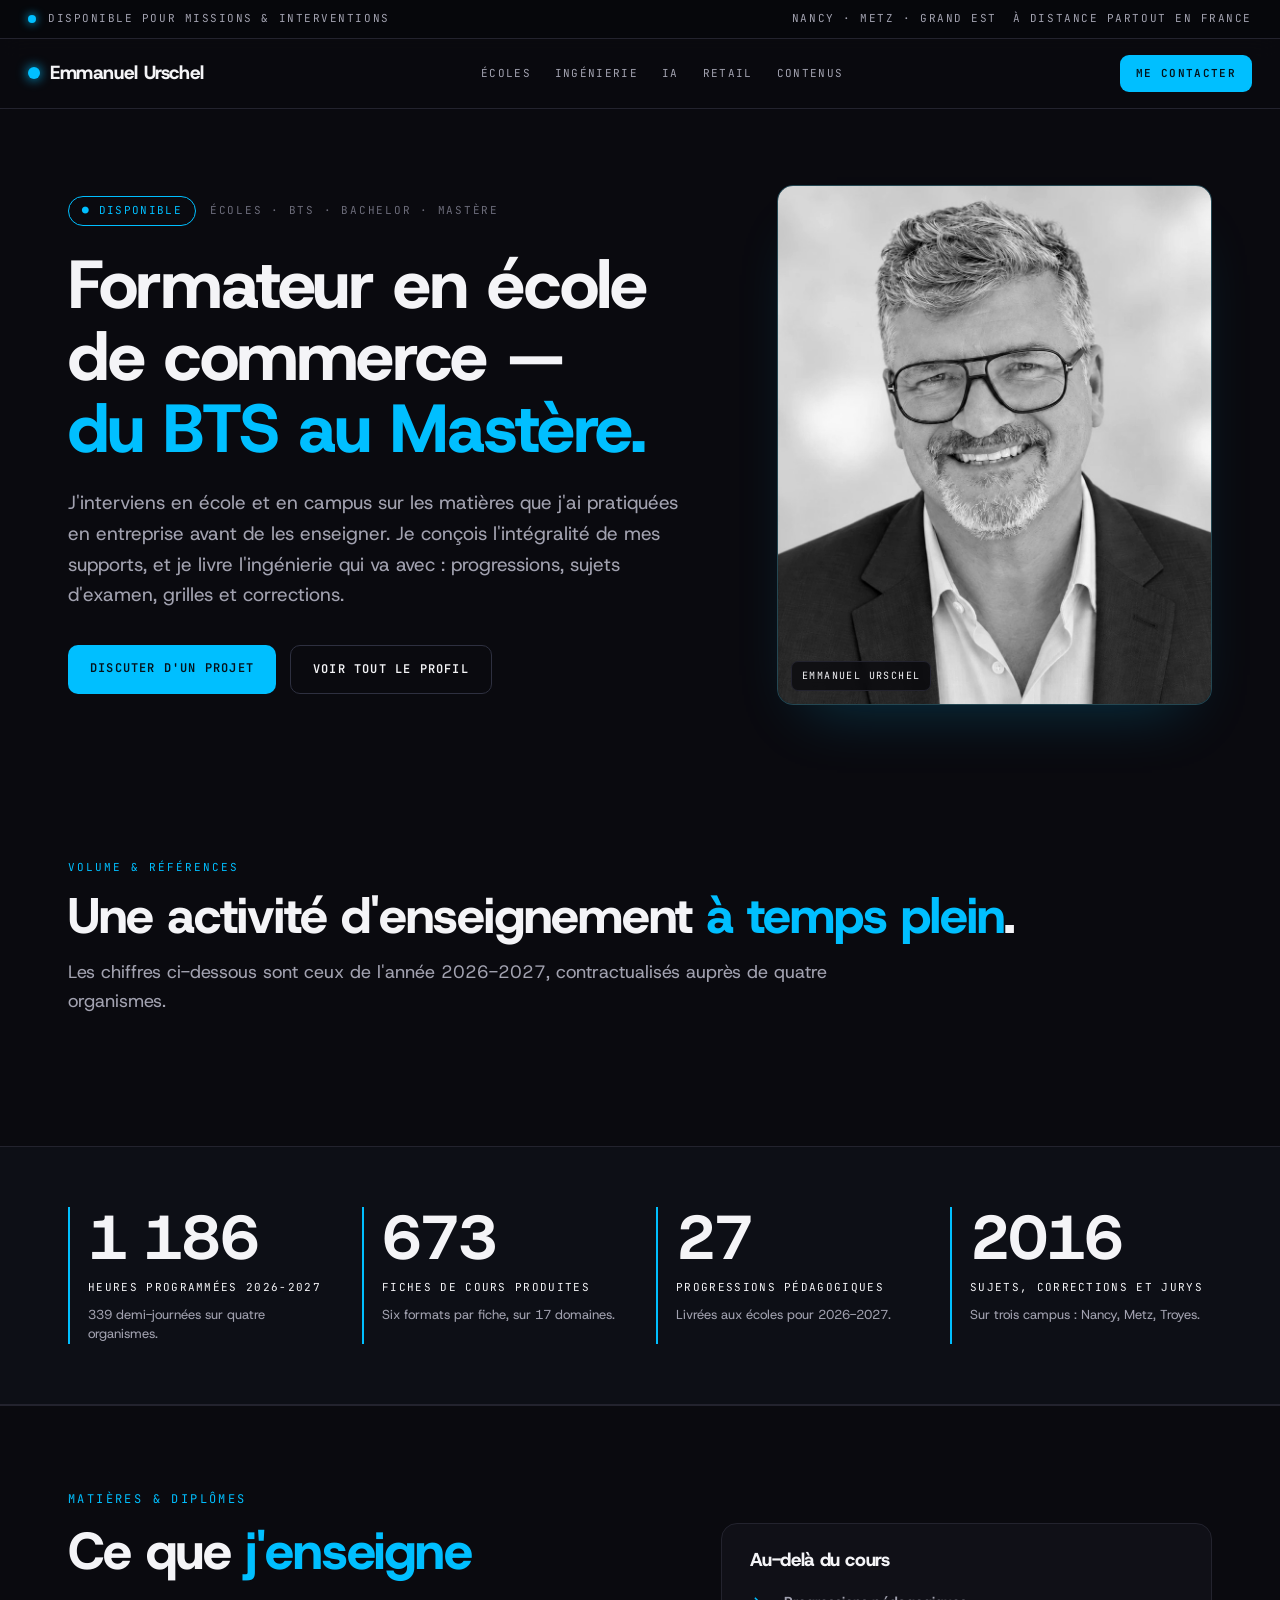
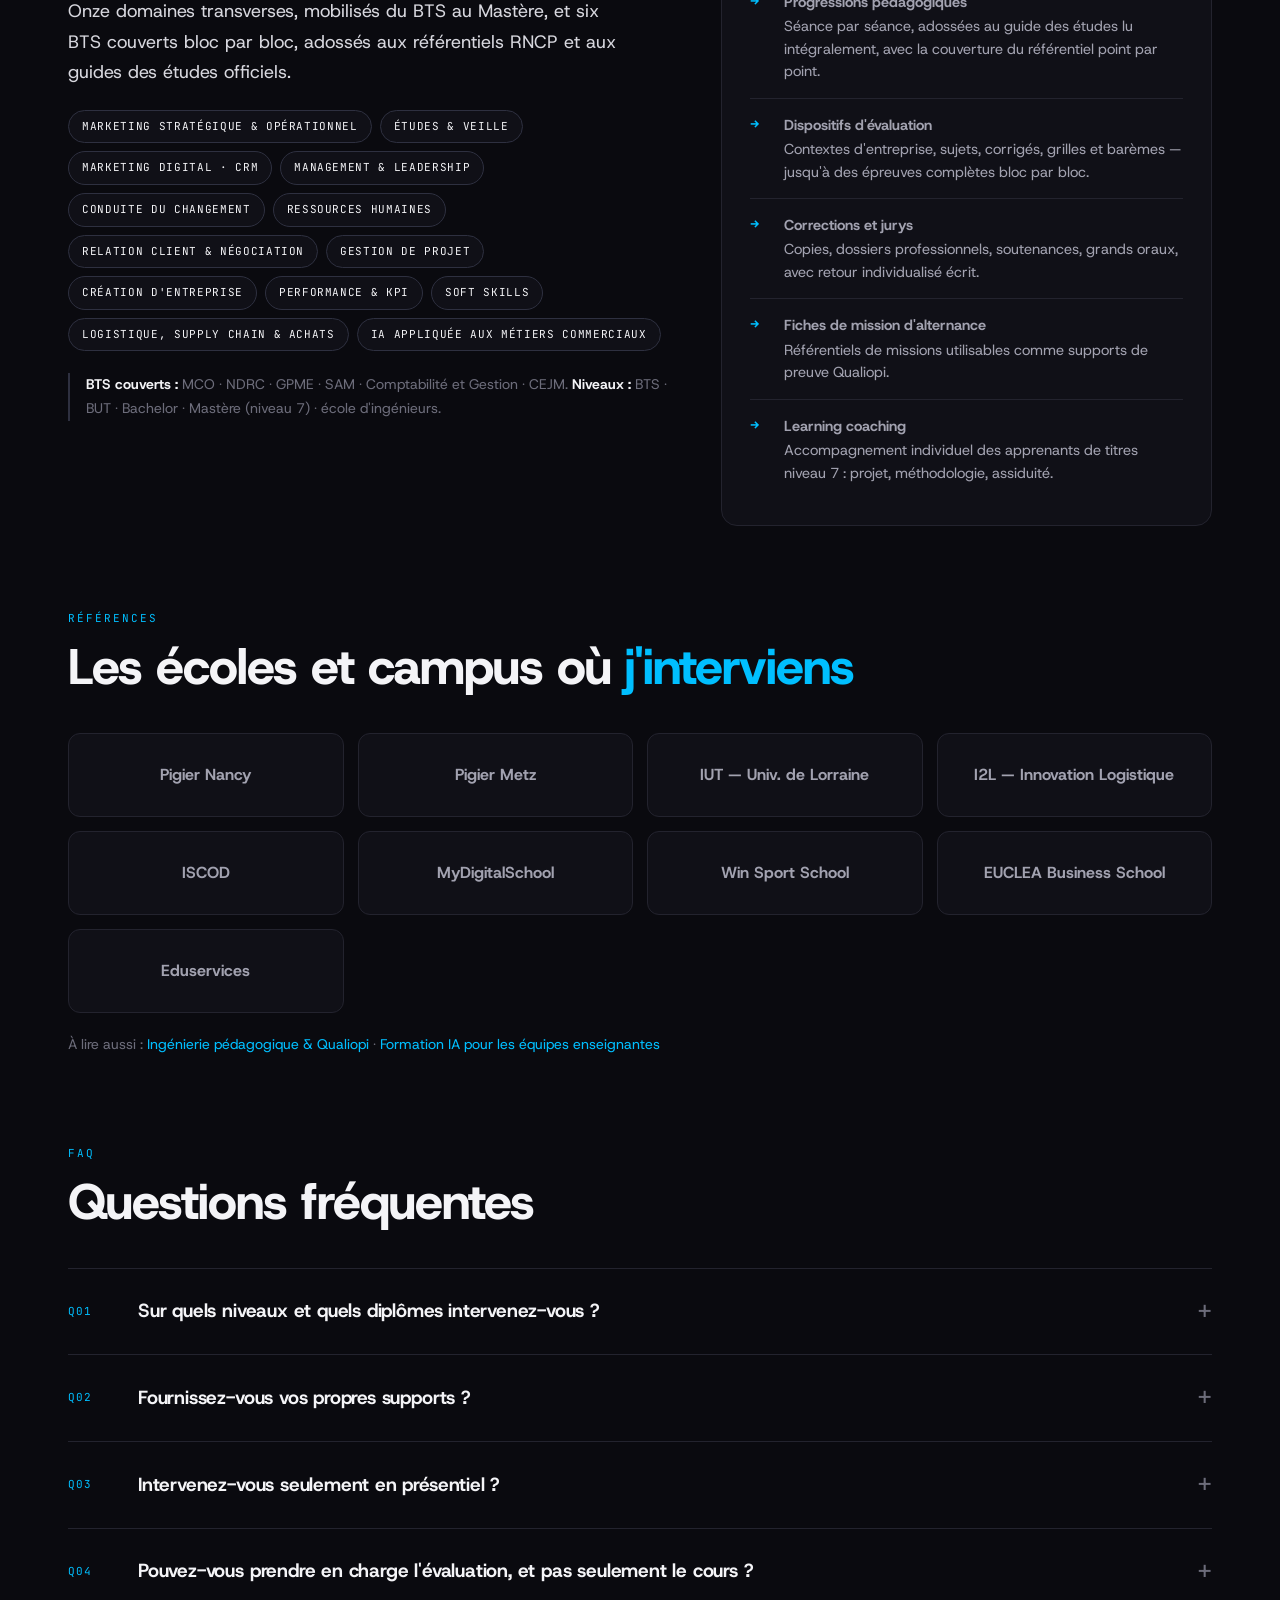
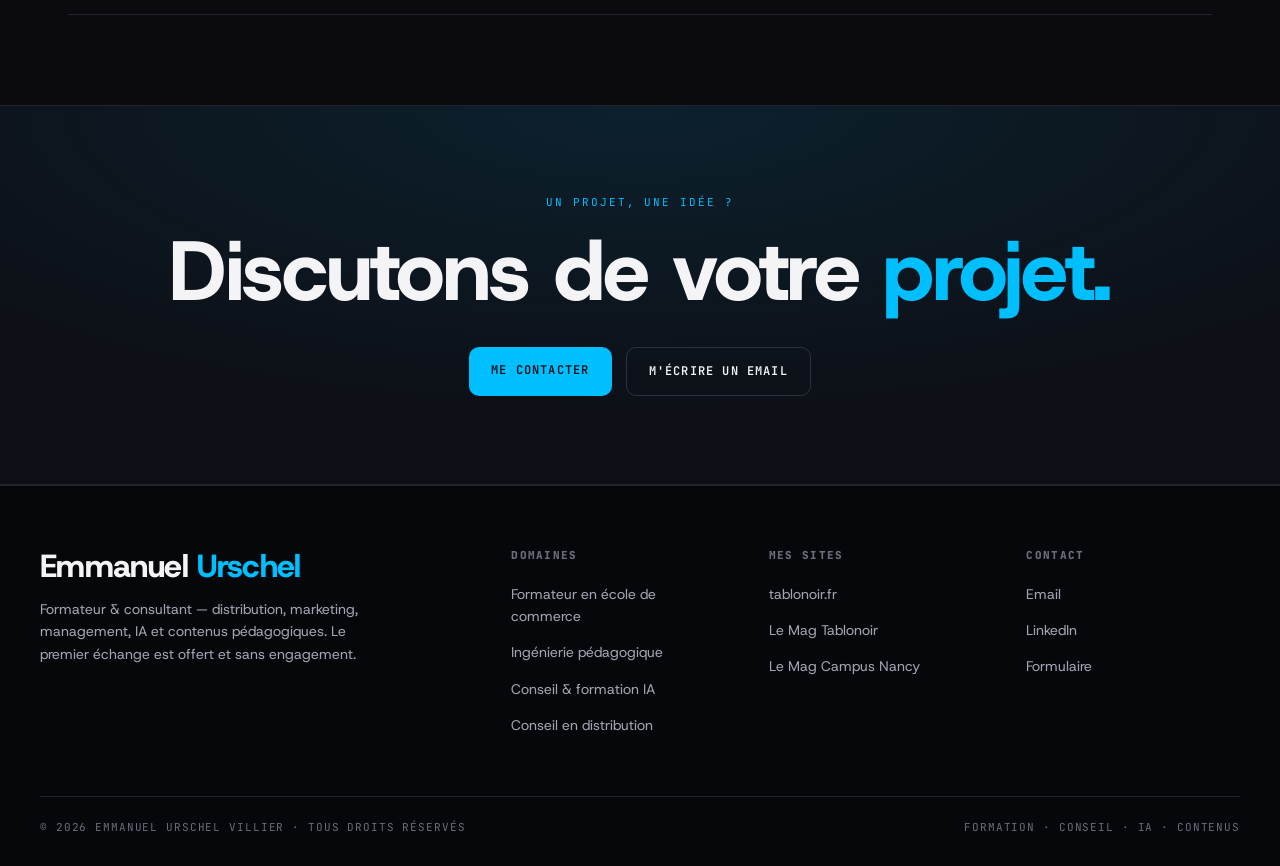
<file: _A GLISSER SUR GITHUB/formateur-ecole-commerce/index.html>
<!DOCTYPE html>
<html lang="fr">
<head>
<meta charset="utf-8">
<meta name="viewport" content="width=device-width, initial-scale=1.0">
<title>Formateur en école de commerce — BTS à Mastère | Nancy, Metz</title>
<meta name="description" content="Intervenant en école de commerce à Nancy et Metz : marketing, management, RH, relation client, CEJM. 1 186 h programmées en 2026-2027, supports conçus en propre.">
<meta name="author" content="Emmanuel Urschel">
<meta name="robots" content="index, follow">
<link rel="canonical" href="https://emmanuelurschel.fr/formateur-ecole-commerce/">
<meta name="theme-color" content="#0a0a0f">
<meta property="og:type" content="website">
<meta property="og:locale" content="fr_FR">
<meta property="og:site_name" content="Emmanuel Urschel">
<meta property="og:title" content="Formateur en école de commerce — BTS à Mastère | Nancy, Metz">
<meta property="og:description" content="Intervenant en école de commerce à Nancy et Metz : marketing, management, RH, relation client, CEJM. 1 186 h programmées en 2026-2027, supports conçus en propre.">
<meta property="og:url" content="https://emmanuelurschel.fr/formateur-ecole-commerce/">
<meta property="og:image" content="https://emmanuelurschel.fr/og-image.jpg">
<meta property="og:image:width" content="1200">
<meta property="og:image:height" content="630">
<meta name="twitter:card" content="summary_large_image">
<meta name="twitter:title" content="Formateur en école de commerce — BTS à Mastère | Nancy, Metz">
<meta name="twitter:description" content="Intervenant en école de commerce à Nancy et Metz : marketing, management, RH, relation client, CEJM. 1 186 h programmées en 2026-2027, supports conçus en propre.">
<meta name="twitter:image" content="https://emmanuelurschel.fr/og-image.jpg">
<link rel="icon" href="data:image/svg+xml,%3Csvg xmlns='http://www.w3.org/2000/svg' viewBox='0 0 100 100'%3E%3Crect width='100' height='100' rx='20' fill='%230a0a0f'/%3E%3Ctext x='50' y='70' font-family='Arial,sans-serif' font-weight='800' font-size='58' fill='%23f4f4f7' text-anchor='middle'%3Eeu%3C/text%3E%3Ccircle cx='80' cy='30' r='9' fill='%2300BFFF'/%3E%3C/svg%3E">
<link rel="preconnect" href="https://fonts.googleapis.com">
<link rel="preconnect" href="https://fonts.gstatic.com" crossorigin>
<link href="https://fonts.googleapis.com/css2?family=Host+Grotesk:ital,wght@0,400..800;1,400..600&family=JetBrains+Mono:wght@400;500;600&display=swap" rel="stylesheet">
<script type="application/ld+json">
{
  "@context": "https://schema.org",
  "@type": "Service",
  "name": "Formateur en école de commerce — BTS, Bachelor, Mastère | Nancy & Metz",
  "description": "Intervenant en école de commerce à Nancy et Metz : marketing, management, RH, relation client, CEJM. 1 186 heures programmées en 2026-2027, du BTS au Mastère. Supports conçus en propre.",
  "url": "https://emmanuelurschel.fr/formateur-ecole-commerce/",
  "serviceType": [
    "Formation en école de commerce",
    "Cours BTS",
    "Cours Bachelor",
    "Cours Mastère",
    "Ingénierie de dispositifs d'évaluation"
  ],
  "provider": {
    "@type": "Person",
    "name": "Emmanuel Urschel",
    "url": "https://emmanuelurschel.fr/",
    "telephone": "+33612140455",
    "email": "emmanuel.urschel@tablonoir.fr"
  },
  "areaServed": [
    "Nancy",
    "Metz",
    "Grand Est",
    "France"
  ],
  "availableChannel": {
    "@type": "ServiceChannel",
    "serviceUrl": "https://emmanuelurschel.fr/formateur-ecole-commerce/",
    "servicePhone": "+33612140455"
  }
}
</script>
<script type="application/ld+json">
{
  "@context": "https://schema.org",
  "@type": "BreadcrumbList",
  "itemListElement": [
    {
      "@type": "ListItem",
      "position": 1,
      "name": "Accueil",
      "item": "https://emmanuelurschel.fr/"
    },
    {
      "@type": "ListItem",
      "position": 2,
      "name": "Formateur en école de commerce",
      "item": "https://emmanuelurschel.fr/formateur-ecole-commerce/"
    }
  ]
}
</script>
<script type="application/ld+json">
{
  "@context": "https://schema.org",
  "@type": "FAQPage",
  "mainEntity": [
    {
      "@type": "Question",
      "name": "Sur quels niveaux et quels diplômes intervenez-vous ?",
      "acceptedAnswer": {
        "@type": "Answer",
        "text": "Du BTS au Mastère de niveau 7, en Bachelor et en BUT, ainsi qu'en école d'ingénieurs (I2L, Metz). Les BTS couverts bloc par bloc sont MCO, NDRC, GPME, SAM, Comptabilité et Gestion, et le CEJM transversal."
      }
    },
    {
      "@type": "Question",
      "name": "Fournissez-vous vos propres supports ?",
      "acceptedAnswer": {
        "@type": "Answer",
        "text": "Oui, intégralement. J'ai produit 673 fiches de cours déclinées en six formats — cours, synthèse, infographie, slides, podcast et vidéo — adossées aux référentiels RNCP et aux guides des études officiels. Aucun support n'est repris tel quel d'un éditeur."
      }
    },
    {
      "@type": "Question",
      "name": "Intervenez-vous seulement en présentiel ?",
      "acceptedAnswer": {
        "@type": "Answer",
        "text": "Non. Je travaille en présentiel comme à distance, dans une logique multimodale hybride : le présentiel pour l'échange et la pratique, le distanciel pour la révision et l'autonomie."
      }
    },
    {
      "@type": "Question",
      "name": "Pouvez-vous prendre en charge l'évaluation, et pas seulement le cours ?",
      "acceptedAnswer": {
        "@type": "Answer",
        "text": "C'est une part importante de mon activité. Je conçois des dispositifs d'évaluation complets — contexte d'entreprise, sujets, corrigés, grilles, barèmes — je corrige les copies et les dossiers professionnels, et je siège en jury de soutenance depuis 2016."
      }
    }
  ]
}
</script>
<style>
  :root{
    --bg:#0a0a0f; --bg2:#0d0f16; --panel:#101017; --panel2:#141621; --line:#23232e; --line2:#2e3040;
    --txt:#f4f4f7; --muted:#a2a2b0; --muted2:#6c6c7a;
    --cyan:#00BFFF; --violet:#C084FC; --green:#22C55E; --orange:#FFA500; --red:#E12D39;
  }
  *{margin:0;padding:0;box-sizing:border-box;}
  html{scroll-behavior:smooth;}
  body{font-family:"Host Grotesk",-apple-system,BlinkMacSystemFont,"Segoe UI",sans-serif;background:var(--bg);color:var(--txt);line-height:1.6;font-size:16px;overflow-x:hidden;-webkit-font-smoothing:antialiased;}
  a{color:inherit;text-decoration:none;}
  em{color:var(--muted);font-style:italic;}
  .mono{font-family:"JetBrains Mono",ui-monospace,monospace;text-transform:uppercase;letter-spacing:.16em;font-size:11px;}
  h1,h2,h3,h4{font-weight:800;letter-spacing:-.02em;line-height:1.06;}
  .lbl{font-family:"JetBrains Mono",monospace;text-transform:uppercase;letter-spacing:.18em;font-size:11px;color:var(--ac,var(--cyan));}
  .container{max-width:1200px;margin:0 auto;padding:0 28px;}

  .topbar{background:#06070b;color:var(--muted);padding:10px 28px;display:flex;justify-content:space-between;align-items:center;font-family:"JetBrains Mono",monospace;font-size:11px;text-transform:uppercase;letter-spacing:.14em;border-bottom:1px solid var(--line);}
  .topbar .left{display:flex;gap:12px;align-items:center;}
  .topbar .dot{width:8px;height:8px;background:var(--cyan);border-radius:50%;box-shadow:0 0 10px var(--cyan);animation:pulse 2.4s infinite;}
  @keyframes pulse{0%,100%{opacity:1;}50%{opacity:.35;}}
  .topbar .right span{margin-left:16px;}

  .nav{position:sticky;top:0;z-index:100;background:rgba(10,10,15,.82);backdrop-filter:blur(12px);border-bottom:1px solid var(--line);padding:16px 28px;display:flex;justify-content:space-between;align-items:center;}
  .brand{display:flex;align-items:center;gap:10px;font-weight:800;font-size:19px;letter-spacing:-.02em;}
  .brand .mk{width:12px;height:12px;border-radius:50%;background:var(--cyan);box-shadow:0 0 12px var(--cyan);}
  .nav .links{display:flex;gap:24px;}
  .nav .links a{font-family:"JetBrains Mono",monospace;font-size:11px;text-transform:uppercase;letter-spacing:.12em;color:var(--muted);padding:4px 0;transition:color .15s;}
  .nav .links a:hover{color:var(--cyan);}
  .nav .cta{font-family:"JetBrains Mono",monospace;font-size:11px;text-transform:uppercase;letter-spacing:.12em;background:var(--cyan);color:#04121a;font-weight:600;padding:10px 16px;border-radius:9px;transition:transform .15s,box-shadow .15s;}
  .nav .cta:hover{transform:translateY(-1px);box-shadow:0 6px 20px rgba(0,191,255,.3);}
  .burger{display:none;background:none;border:none;color:var(--txt);font-size:22px;cursor:pointer;}

  .hero{padding:76px 28px 64px;max-width:1200px;margin:0 auto;display:grid;grid-template-columns:1.5fr 1fr;gap:56px;align-items:center;}
  .hero .eyebrow{margin-bottom:22px;display:flex;gap:14px;flex-wrap:wrap;align-items:center;}
  .badge{font-family:"JetBrains Mono",monospace;font-size:11px;text-transform:uppercase;letter-spacing:.12em;color:var(--cyan);border:1px solid var(--cyan);border-radius:30px;padding:5px 13px;}
  .hero h1{font-size:clamp(38px,5.4vw,68px);}
  .hero h1 .accent{color:var(--cyan);}
  .hero .sub{font-size:19px;color:var(--muted);margin-top:24px;max-width:620px;line-height:1.62;}
  .hero .sub strong{color:var(--txt);font-weight:700;}
  .hero .cta-row{display:flex;gap:14px;margin-top:34px;flex-wrap:wrap;}
  .btn{font-family:"JetBrains Mono",monospace;font-size:12px;text-transform:uppercase;letter-spacing:.1em;padding:14px 22px;border-radius:10px;transition:transform .15s,box-shadow .15s,background .15s;font-weight:600;}
  .btn.primary{background:var(--cyan);color:#04121a;}
  .btn.primary:hover{transform:translateY(-2px);box-shadow:0 8px 24px rgba(0,191,255,.28);}
  .btn.ghost{border:1px solid var(--line2);color:var(--txt);}
  .btn.ghost:hover{border-color:var(--cyan);color:var(--cyan);}
  .hero .portrait{position:relative;}
  .hero .portrait img{width:100%;height:520px;object-fit:cover;object-position:center 18%;border-radius:16px;border:1px solid var(--line2);display:block;filter:grayscale(100%) contrast(1.05);}
  .hero .portrait::after{content:"";position:absolute;inset:0;border-radius:16px;box-shadow:inset 0 0 0 1px rgba(0,191,255,.18), 0 30px 60px -30px rgba(0,191,255,.25);pointer-events:none;}
  .hero .portrait .cap{position:absolute;left:14px;bottom:14px;font-family:"JetBrains Mono",monospace;font-size:10px;letter-spacing:.14em;text-transform:uppercase;color:var(--txt);background:rgba(6,7,11,.7);backdrop-filter:blur(4px);padding:6px 10px;border-radius:7px;border:1px solid var(--line);}

  .marquee{background:var(--bg2);border-top:1px solid var(--line);border-bottom:1px solid var(--line);padding:16px 0;overflow:hidden;}
  .marquee-track{display:flex;gap:44px;white-space:nowrap;animation:scroll 38s linear infinite;}
  .marquee-track .item{font-family:"JetBrains Mono",monospace;font-size:13px;text-transform:uppercase;letter-spacing:.18em;color:var(--muted);}
  .marquee-track .star{color:var(--cyan);margin:0 6px;}
  @keyframes scroll{from{transform:translateX(0);}to{transform:translateX(-50%);}}

  section.block{max-width:1200px;margin:0 auto;padding:90px 28px;}
  .head{margin-bottom:40px;}
  .head h2{font-size:clamp(30px,4.4vw,50px);margin-top:12px;}
  .head h2 .accent{color:var(--ac,var(--cyan));}
  .head .intro{color:var(--muted);font-size:18px;max-width:760px;margin-top:16px;line-height:1.62;}
  .head-row{display:flex;justify-content:space-between;align-items:flex-end;gap:24px;flex-wrap:wrap;}

  /* PART blocks (4 domaines) */
  .part{border-top:1px solid var(--line);}
  .part-inner{max-width:1200px;margin:0 auto;padding:84px 28px;}
  .part-num{font-family:"JetBrains Mono",monospace;font-size:12px;letter-spacing:.2em;text-transform:uppercase;color:var(--ac);}
  .part-grid{display:grid;grid-template-columns:1.1fr .9fr;gap:52px;align-items:start;margin-top:14px;}
  .part-grid.rev{grid-template-columns:.9fr 1.1fr;}
  .part h2{font-size:clamp(30px,4.6vw,52px);}
  .part h2 .accent{color:var(--ac);}
  .part .lead{font-size:18px;color:#d7d7de;line-height:1.7;margin-top:18px;max-width:560px;}
  .part .lead + .lead{margin-top:14px;font-size:16px;color:var(--muted);}
  .chips{display:flex;flex-wrap:wrap;gap:8px;margin-top:22px;}
  .chip{font-family:"JetBrains Mono",monospace;font-size:11px;letter-spacing:.06em;text-transform:uppercase;color:var(--txt);border:1px solid var(--line2);border-radius:20px;padding:7px 13px;background:var(--panel);}
  .panel{background:var(--panel);border:1px solid var(--line);border-radius:16px;padding:26px 28px;}
  .panel h4{font-family:"JetBrains Mono",monospace;font-size:11px;letter-spacing:.14em;text-transform:uppercase;color:var(--ac);margin-bottom:6px;}
  .plist{list-style:none;margin-top:6px;}
  .plist li{padding:15px 0;border-top:1px solid var(--line);display:grid;grid-template-columns:22px 1fr;gap:12px;align-items:start;}
  .plist li:first-child{border-top:none;}
  .plist li .ic{color:var(--ac);font-weight:800;line-height:1.5;}
  .plist li b{font-weight:700;display:block;margin-bottom:2px;}
  .plist li span{color:var(--muted);font-size:14.5px;line-height:1.55;}
  .metaline{margin-top:22px;font-size:14px;color:var(--muted2);border-left:2px solid var(--line2);padding-left:16px;line-height:1.7;}
  .metaline b{color:var(--txt);}

  .mini-gallery{display:grid;grid-template-columns:1fr 1fr;gap:12px;margin-top:20px;}
  .mini-gallery img{width:100%;height:100px;object-fit:cover;border-radius:10px;border:1px solid var(--line);display:block;}

  /* video/app frames */
  .apps{display:grid;grid-template-columns:1fr 1fr;gap:20px;margin-top:8px;}
  .app{background:var(--panel);border:1px solid var(--line);border-radius:16px;overflow:hidden;display:flex;flex-direction:column;}
  .videoframe{position:relative;aspect-ratio:16/9;background:#05070c;border-bottom:1px solid var(--line);cursor:pointer;overflow:hidden;}
  .videoframe .vf-poster{position:absolute;inset:0;width:100%;height:100%;object-fit:cover;display:block;}
  .videoframe .vf-play{position:absolute;top:50%;left:50%;transform:translate(-50%,-50%);width:64px;height:64px;border-radius:50%;border:3px solid var(--ac,var(--cyan));background:rgba(6,7,11,.35);color:var(--ac,var(--cyan));display:flex;align-items:center;justify-content:center;font-size:22px;padding-left:5px;transition:transform .15s;}
  .videoframe:hover .vf-play{transform:translate(-50%,-50%) scale(1.08);}
  .videoframe .vf-note{position:absolute;left:0;right:0;bottom:0;padding:9px 12px;font-family:"JetBrains Mono",monospace;font-size:10px;letter-spacing:.1em;text-transform:uppercase;color:var(--muted);background:rgba(6,7,11,.72);display:none;}
  .videoframe.err .vf-note{display:block;} .videoframe.err .vf-play{opacity:.35;}
  .videoframe .vf-video{position:absolute;inset:0;width:100%;height:100%;object-fit:cover;background:#000;z-index:2;}
  .videoframe .appvid{position:absolute;inset:0;width:100%;height:100%;object-fit:cover;background:#000;display:block;}
  .app .body{padding:24px 26px;}
  .app .kick{font-family:"JetBrains Mono",monospace;font-size:11px;letter-spacing:.12em;text-transform:uppercase;color:var(--ac);}
  .app h3{font-size:25px;margin:10px 0 12px;}
  .app p{color:var(--muted);font-size:15px;line-height:1.62;}
  .app .feat{display:flex;flex-wrap:wrap;gap:8px;margin-top:16px;}
  .app .feat span{font-family:"JetBrains Mono",monospace;font-size:10px;letter-spacing:.06em;text-transform:uppercase;color:var(--muted);border:1px solid var(--line2);border-radius:20px;padding:5px 11px;}

  .subhead{margin:44px 0 18px;}
  .subhead .k{font-family:"JetBrains Mono",monospace;font-size:11px;letter-spacing:.14em;text-transform:uppercase;color:var(--ac);}
  .subhead h3{font-size:24px;margin-top:8px;}

  .cards3{display:grid;grid-template-columns:repeat(3,1fr);gap:16px;}
  .rcard{background:var(--panel);border:1px solid var(--line);border-radius:14px;padding:24px;transition:transform .18s,border-color .18s;display:flex;flex-direction:column;}
  .rcard:hover{transform:translateY(-4px);border-color:var(--ac,var(--cyan));}
  .rcard .meta{font-family:"JetBrains Mono",monospace;font-size:10px;letter-spacing:.1em;text-transform:uppercase;color:var(--muted2);margin-bottom:10px;}
  .rcard .meta .live{color:var(--green);}
  .rcard h4{font-size:20px;margin-bottom:10px;}
  .rcard p{color:var(--muted);font-size:14px;line-height:1.6;flex:1;}
  .rcard .go{font-family:"JetBrains Mono",monospace;font-size:11px;letter-spacing:.06em;text-transform:uppercase;color:var(--ac,var(--cyan));margin-top:14px;}

  .gallery{display:grid;grid-template-columns:repeat(3,1fr);gap:16px;margin-top:8px;}
  .gitem{border:1px solid var(--line);border-radius:12px;overflow:hidden;background:var(--panel);transition:transform .18s,border-color .18s;}
  .gitem:hover{transform:translateY(-3px);border-color:var(--cyan);}
  .gitem img{width:100%;height:190px;object-fit:cover;display:block;border-bottom:1px solid var(--line);}
  .gitem .cap{padding:12px 14px;font-family:"JetBrains Mono",monospace;font-size:10px;letter-spacing:.06em;text-transform:uppercase;color:var(--muted);}
  .gitem .cap b{color:var(--cyan);font-weight:600;}

  .boutique{display:grid;grid-template-columns:.8fr 1.2fr;gap:32px;align-items:center;background:var(--panel2);border:1px solid var(--line2);border-radius:18px;padding:32px;margin-top:8px;}
  .boutique .bignum .n{font-size:clamp(64px,9vw,110px);font-weight:800;color:var(--cyan);letter-spacing:-.04em;line-height:.9;}
  .boutique .bignum .s{font-family:"JetBrains Mono",monospace;font-size:11px;letter-spacing:.1em;text-transform:uppercase;color:var(--muted);margin-top:10px;}
  .boutique p{color:var(--muted);font-size:15px;line-height:1.62;}
  .boutique p strong{color:var(--txt);}
  .boutique .links{margin-top:16px;display:flex;gap:16px;flex-wrap:wrap;}
  .boutique .links a{font-family:"JetBrains Mono",monospace;font-size:12px;letter-spacing:.06em;text-transform:uppercase;color:var(--cyan);border-bottom:1px solid transparent;}
  .boutique .links a:hover{border-bottom-color:var(--cyan);}

  /* stats */
  .stats{background:var(--bg2);border-top:1px solid var(--line);border-bottom:1px solid var(--line);}
  .stats-inner{max-width:1200px;margin:0 auto;padding:60px 28px;display:grid;grid-template-columns:repeat(4,1fr);gap:32px;}
  .stat{border-left:2px solid var(--cyan);padding-left:18px;}
  .stat .v{font-size:clamp(42px,5vw,62px);font-weight:800;letter-spacing:-.03em;line-height:1;}
  .stat .k{font-family:"JetBrains Mono",monospace;font-size:11px;letter-spacing:.12em;text-transform:uppercase;color:var(--txt);margin-top:10px;}
  .stat .note{font-size:13px;color:var(--muted);margin-top:8px;line-height:1.5;}

  /* timeline */
  .timeline{border-top:1px solid var(--line);}
  .tl{display:grid;grid-template-columns:180px 1fr;gap:36px;padding:24px 0;border-bottom:1px solid var(--line);}
  .tl .period{font-family:"JetBrains Mono",monospace;font-size:12px;letter-spacing:.1em;text-transform:uppercase;color:var(--cyan);padding-top:5px;}
  .tl h3{font-size:21px;}
  .tl h3 small{display:block;font-family:"JetBrains Mono",monospace;font-size:11px;font-weight:500;letter-spacing:.08em;color:var(--muted2);margin-top:7px;text-transform:uppercase;}
  .tl p{color:var(--muted);font-size:15px;line-height:1.65;max-width:760px;margin-top:8px;}
  .tl.now h3{color:var(--cyan);}
  .tl-foot{margin-top:28px;font-size:14px;color:var(--muted);border-left:2px solid var(--line2);padding-left:18px;line-height:1.8;}
  .tl-foot strong{color:var(--txt);font-weight:700;}

  /* method */
  .steps{display:grid;gap:14px;}
  .step{background:var(--panel);border:1px solid var(--line);border-radius:14px;padding:22px 26px;display:grid;grid-template-columns:64px 1fr 160px 190px;gap:22px;align-items:center;}
  .step .nb{font-size:38px;font-weight:800;color:var(--cyan);letter-spacing:-.03em;}
  .step h3{font-size:18px;margin-bottom:6px;}
  .step .desc{font-size:14px;color:var(--muted);line-height:1.55;}
  .step .dur,.step .del{font-family:"JetBrains Mono",monospace;font-size:11px;letter-spacing:.08em;text-transform:uppercase;}
  .step .dur{color:var(--muted2);} .step .del{color:var(--txt);}

  /* partners */
  .logos{display:grid;grid-template-columns:repeat(4,1fr);gap:14px;}
  .logo{background:var(--panel);border:1px solid var(--line);border-radius:12px;min-height:84px;display:flex;align-items:center;justify-content:center;text-align:center;padding:18px;font-weight:700;font-size:16px;color:var(--muted);transition:color .18s,border-color .18s;}
  .logo:hover{color:var(--cyan);border-color:var(--line2);}
  .partners-foot{margin-top:20px;font-size:14px;color:var(--muted2);}
  .partners-foot a{color:var(--cyan);}

  /* faq */
  .faq-list{border-top:1px solid var(--line);}
  .faq-item{border-bottom:1px solid var(--line);padding:22px 0;}
  .faq-item summary{list-style:none;display:grid;grid-template-columns:52px 1fr 34px;gap:18px;align-items:center;cursor:pointer;}
  .faq-item summary::-webkit-details-marker{display:none;}
  .faq-item .qn{font-family:"JetBrains Mono",monospace;font-size:11px;letter-spacing:.1em;color:var(--cyan);}
  .faq-item .q{font-size:19px;font-weight:700;letter-spacing:-.01em;}
  .faq-item .tg{font-size:26px;color:var(--muted2);text-align:right;transition:transform .2s;}
  .faq-item[open] .tg{transform:rotate(45deg);color:var(--cyan);}
  .faq-item .a{padding:16px 0 0 70px;color:var(--muted);font-size:15.5px;line-height:1.7;max-width:860px;}

  /* cta */
  .cta-band{border-top:1px solid var(--line);border-bottom:1px solid var(--line);background:radial-gradient(120% 140% at 50% 0%, rgba(0,191,255,.10), transparent 60%),var(--bg2);}
  .cta-inner{max-width:1200px;margin:0 auto;padding:88px 28px;text-align:center;}
  .cta-inner h2{font-size:clamp(38px,7vw,84px);}
  .cta-inner h2 .accent{color:var(--cyan);}
  .cta-inner .buttons{display:flex;gap:14px;justify-content:center;margin-top:32px;flex-wrap:wrap;}

  /* contact */
  .contact-grid{display:grid;grid-template-columns:1fr 1.35fr;gap:64px;align-items:start;}
  .contact h2{font-size:clamp(32px,4.6vw,52px);}
  .info{margin-top:30px;}
  .info-row{display:grid;grid-template-columns:120px 1fr;gap:18px;padding:14px 0;border-top:1px solid var(--line);align-items:center;}
  .info-row .k{font-family:"JetBrains Mono",monospace;font-size:11px;letter-spacing:.1em;text-transform:uppercase;color:var(--muted2);}
  .info-row .v{font-weight:500;word-break:break-word;}
  .info-row .v a{border-bottom:1px solid var(--line2);}
  .info-row .v a:hover{color:var(--cyan);border-bottom-color:var(--cyan);}
  .form{display:grid;gap:18px;}
  .form .row{display:grid;grid-template-columns:1fr 1fr;gap:18px;}
  .form label{display:block;font-family:"JetBrains Mono",monospace;font-size:11px;letter-spacing:.1em;text-transform:uppercase;color:var(--muted2);margin-bottom:8px;}
  .form input,.form select,.form textarea{width:100%;padding:13px 14px;border:1px solid var(--line);background:var(--panel);color:var(--txt);border-radius:10px;font-family:inherit;font-size:15px;transition:border-color .15s;}
  .form input:focus,.form select:focus,.form textarea:focus{outline:none;border-color:var(--cyan);}
  .form textarea{min-height:130px;resize:vertical;}
  .form button{margin-top:6px;padding:16px 26px;background:var(--cyan);color:#04121a;border:none;border-radius:10px;font-family:"JetBrains Mono",monospace;font-size:12px;letter-spacing:.1em;text-transform:uppercase;font-weight:600;cursor:pointer;transition:transform .15s,box-shadow .15s;}
  .form button:hover{transform:translateY(-2px);box-shadow:0 8px 24px rgba(0,191,255,.28);}
  .form .hint{font-size:12px;color:var(--muted2);}

  footer{background:#06070b;border-top:1px solid var(--line);padding:64px 28px 30px;}
  .footer-grid{max-width:1200px;margin:0 auto;display:grid;grid-template-columns:2fr 1fr 1fr 1fr;gap:44px;}
  .footer-grid h3{font-size:32px;}
  .footer-grid h3 .accent{color:var(--cyan);}
  .footer-grid p{color:var(--muted);font-size:14px;margin-top:14px;max-width:340px;}
  .footer-col h4{font-family:"JetBrains Mono",monospace;font-size:11px;letter-spacing:.12em;text-transform:uppercase;color:var(--muted2);margin-bottom:14px;}
  .footer-col a{display:block;color:var(--muted);font-size:14px;padding:7px 0;transition:color .15s;}
  .footer-col a:hover{color:var(--cyan);}
  .footer-bottom{max-width:1200px;margin:52px auto 0;padding-top:22px;border-top:1px solid var(--line);display:flex;justify-content:space-between;gap:14px;flex-wrap:wrap;font-family:"JetBrains Mono",monospace;font-size:11px;letter-spacing:.08em;text-transform:uppercase;color:var(--muted2);}

  @media (max-width:960px){
    .nav .links{display:none;}
    .nav .links.open{display:flex;flex-direction:column;gap:0;position:absolute;top:60px;left:0;right:0;background:var(--bg);border-bottom:1px solid var(--line);padding:8px 28px 16px;}
    .nav .links.open a{padding:14px 0;border-bottom:1px solid var(--line);}
    .burger{display:block;}
    .hero{grid-template-columns:1fr;gap:36px;}
    .hero .portrait{max-width:360px;}
    .hero .portrait img{height:440px;}
    .part-grid,.part-grid.rev{grid-template-columns:1fr;gap:30px;}
    .stats-inner,.logos,.cards3,.gallery{grid-template-columns:1fr 1fr;}
    .apps,.boutique,.mini-gallery{grid-template-columns:1fr;}
    .step{grid-template-columns:1fr;gap:10px;}
    .tl{grid-template-columns:1fr;gap:8px;}
    .contact-grid{grid-template-columns:1fr;gap:32px;}
    .footer-grid{grid-template-columns:1fr 1fr;gap:32px;}
    .form .row{grid-template-columns:1fr;}
  }
  @media (max-width:560px){
    .stats-inner,.logos,.cards3,.gallery,.footer-grid{grid-template-columns:1fr;}
    .topbar .right span:nth-child(1){display:none;}
  }
</style>
</head>
<body>

<div class="topbar">
  <div class="left"><span class="dot"></span><span>Disponible pour missions &amp; interventions</span></div>
  <div class="right"><span>Nancy · Metz · Grand Est</span><span>À distance partout en France</span></div>
</div>

<nav class="nav">
  <a class="brand" href="/"><span class="mk"></span>Emmanuel Urschel</a>
  <div class="links" id="navlinks">
    <a href="/formateur-ecole-commerce/">Écoles</a>
    <a href="/ingenierie-pedagogique/">Ingénierie</a>
    <a href="/formation-ia/">IA</a>
    <a href="/conseil-retail/">Retail</a>
    <a href="/#contenus">Contenus</a>
  </div>
  <a class="cta" href="/#contact">Me contacter</a>
  <button class="burger" aria-label="Menu" onclick="document.getElementById('navlinks').classList.toggle('open')">☰</button>
</nav>

<header class="hero" id="top" style="--ac:var(--cyan)">
  <div>
    <div class="eyebrow">
      <span class="badge">● Disponible</span>
      <span class="mono" style="color:var(--muted2)">Écoles · BTS · Bachelor · Mastère</span>
    </div>
    <h1>Formateur en école de commerce —<br><span class="accent">du BTS au Mastère.</span></h1>
    <p class="sub">J'interviens en école et en campus sur les matières que j'ai pratiquées en entreprise avant de les enseigner. Je conçois l'intégralité de mes supports, et je livre l'ingénierie qui va avec : progressions, sujets d'examen, grilles et corrections.</p>
    <div class="cta-row">
      <a href="/#contact" class="btn primary">Discuter d'un projet</a>
      <a href="/" class="btn ghost">Voir tout le profil</a>
    </div>
  </div>
  <div class="portrait">
    <img src="/portrait.jpg" alt="Emmanuel Urschel, formateur et consultant" width="900" height="1350" fetchpriority="high">
    <span class="cap">Emmanuel Urschel</span>
  </div>
</header>

<section class="block">
  <div class="head">
    <div class="lbl">Volume &amp; références</div>
    <h2>Une activité d'enseignement <span class='accent'>à temps plein</span>.</h2>
    <div class="intro">Les chiffres ci-dessous sont ceux de l'année 2026-2027, contractualisés auprès de quatre organismes.</div>
  </div>
</section>

<div class="stats"><div class="stats-inner"><div class="stat"><div class="v">1 186</div><div class="k">Heures programmées 2026-2027</div><div class="note">339 demi-journées sur quatre organismes.</div></div><div class="stat"><div class="v">673</div><div class="k">Fiches de cours produites</div><div class="note">Six formats par fiche, sur 17 domaines.</div></div><div class="stat"><div class="v">27</div><div class="k">Progressions pédagogiques</div><div class="note">Livrées aux écoles pour 2026-2027.</div></div><div class="stat"><div class="v">2016</div><div class="k">Sujets, corrections et jurys</div><div class="note">Sur trois campus : Nancy, Metz, Troyes.</div></div></div></div>

<section class="part" style="--ac:var(--cyan)">
  <div class="part-inner">
    <div class="part-num">Matières &amp; diplômes</div>
    <div class="part-grid">
      <div>
        <h2>Ce que <span class="accent">j'enseigne</span></h2>
        <p class="lead">Onze domaines transverses, mobilisés du BTS au Mastère, et six BTS couverts bloc par bloc, adossés aux référentiels RNCP et aux guides des études officiels.</p>
        <div class="chips"><span class="chip">Marketing stratégique &amp; opérationnel</span><span class="chip">Études &amp; veille</span><span class="chip">Marketing digital · CRM</span><span class="chip">Management &amp; leadership</span><span class="chip">Conduite du changement</span><span class="chip">Ressources humaines</span><span class="chip">Relation client &amp; négociation</span><span class="chip">Gestion de projet</span><span class="chip">Création d'entreprise</span><span class="chip">Performance &amp; KPI</span><span class="chip">Soft skills</span><span class="chip">Logistique, supply chain &amp; achats</span><span class="chip">IA appliquée aux métiers commerciaux</span></div>
        <p class="metaline"><b>BTS couverts :</b> MCO · NDRC · GPME · SAM · Comptabilité et Gestion · CEJM. <b>Niveaux :</b> BTS · BUT · Bachelor · Mastère (niveau 7) · école d'ingénieurs.</p>
      </div>
      <div class="panel">
        <h3>Au-delà du cours</h3>
        <ul class="plist"><li><span class="ic">→</span><span><b>Progressions pédagogiques</b>Séance par séance, adossées au guide des études lu intégralement, avec la couverture du référentiel point par point.</span></li><li><span class="ic">→</span><span><b>Dispositifs d'évaluation</b>Contextes d'entreprise, sujets, corrigés, grilles et barèmes — jusqu'à des épreuves complètes bloc par bloc.</span></li><li><span class="ic">→</span><span><b>Corrections et jurys</b>Copies, dossiers professionnels, soutenances, grands oraux, avec retour individualisé écrit.</span></li><li><span class="ic">→</span><span><b>Fiches de mission d'alternance</b>Référentiels de missions utilisables comme supports de preuve Qualiopi.</span></li><li><span class="ic">→</span><span><b>Learning coaching</b>Accompagnement individuel des apprenants de titres niveau 7 : projet, méthodologie, assiduité.</span></li></ul>
      </div>
    </div>
  </div>
</section>

<section class="block" style="padding-top:0">
  <div class="head">
    <div class="lbl">Références</div>
    <h2>Les écoles et campus où <span class='accent'>j'interviens</span></h2>
    <div class="intro"></div>
  </div>
  <div class="logos"><div class="logo">Pigier Nancy</div><div class="logo">Pigier Metz</div><div class="logo">IUT — Univ. de Lorraine</div><div class="logo">I2L — Innovation Logistique</div><div class="logo">ISCOD</div><div class="logo">MyDigitalSchool</div><div class="logo">Win Sport School</div><div class="logo">EUCLEA Business School</div><div class="logo">Eduservices</div></div>
  <p class="partners-foot">À lire aussi : <a href="/ingenierie-pedagogique/">Ingénierie pédagogique &amp; Qualiopi</a> · <a href="/formation-ia/">Formation IA pour les équipes enseignantes</a></p>
</section>

<section class="block" style="padding-top:0">
  <div class="head"><div class="lbl">FAQ</div><h2>Questions fréquentes</h2></div>
  <div class="faq-list">
    <details class="faq-item"><summary><div class="qn">Q01</div><div class="q">Sur quels niveaux et quels diplômes intervenez-vous ?</div><div class="tg">+</div></summary><div class="a">Du BTS au Mastère de niveau 7, en Bachelor et en BUT, ainsi qu'en école d'ingénieurs (I2L, Metz). Les BTS couverts bloc par bloc sont MCO, NDRC, GPME, SAM, Comptabilité et Gestion, et le CEJM transversal.</div></details>
    <details class="faq-item"><summary><div class="qn">Q02</div><div class="q">Fournissez-vous vos propres supports ?</div><div class="tg">+</div></summary><div class="a">Oui, intégralement. J'ai produit 673 fiches de cours déclinées en six formats — cours, synthèse, infographie, slides, podcast et vidéo — adossées aux référentiels RNCP et aux guides des études officiels. Aucun support n'est repris tel quel d'un éditeur.</div></details>
    <details class="faq-item"><summary><div class="qn">Q03</div><div class="q">Intervenez-vous seulement en présentiel ?</div><div class="tg">+</div></summary><div class="a">Non. Je travaille en présentiel comme à distance, dans une logique multimodale hybride : le présentiel pour l'échange et la pratique, le distanciel pour la révision et l'autonomie.</div></details>
    <details class="faq-item"><summary><div class="qn">Q04</div><div class="q">Pouvez-vous prendre en charge l'évaluation, et pas seulement le cours ?</div><div class="tg">+</div></summary><div class="a">C'est une part importante de mon activité. Je conçois des dispositifs d'évaluation complets — contexte d'entreprise, sujets, corrigés, grilles, barèmes — je corrige les copies et les dossiers professionnels, et je siège en jury de soutenance depuis 2016.</div></details>
  </div>
</section>

<div class="cta-band">
  <div class="cta-inner">
    <div class="lbl">Un projet, une idée&nbsp;?</div>
    <h2 style="margin-top:14px">Discutons de votre <span class="accent">projet.</span></h2>
    <div class="buttons">
      <a href="/#contact" class="btn primary">Me contacter</a>
      <a href="mailto:emmanuel.urschel@tablonoir.fr" class="btn ghost">M'écrire un email</a>
    </div>
  </div>
</div>

<footer>
  <div class="footer-grid">
    <div>
      <h3>Emmanuel <span class="accent">Urschel</span></h3>
      <p>Formateur &amp; consultant — distribution, marketing, management, IA et contenus pédagogiques. Le premier échange est offert et sans engagement.</p>
    </div>
    <div class="footer-col">
      <h4>Domaines</h4>
      <a href="/formateur-ecole-commerce/">Formateur en école de commerce</a>
      <a href="/ingenierie-pedagogique/">Ingénierie pédagogique</a>
      <a href="/formation-ia/">Conseil &amp; formation IA</a>
      <a href="/conseil-retail/">Conseil en distribution</a>
    </div>
    <div class="footer-col">
      <h4>Mes sites</h4>
      <a href="https://tablonoir.fr" target="_blank" rel="noopener">tablonoir.fr</a>
      <a href="https://mag.tablonoir.fr" target="_blank" rel="noopener">Le Mag Tablonoir</a>
      <a href="https://campus-nancy.tablonoir.fr" target="_blank" rel="noopener">Le Mag Campus Nancy</a>
    </div>
    <div class="footer-col">
      <h4>Contact</h4>
      <a href="mailto:emmanuel.urschel@tablonoir.fr">Email</a>
      <a href="https://www.linkedin.com/in/emmanuel-urschel/" target="_blank" rel="noopener">LinkedIn</a>
      <a href="/#contact">Formulaire</a>
    </div>
  </div>
  <div class="footer-bottom">
    <div>© <span id="year"></span> Emmanuel Urschel Villier · Tous droits réservés</div>
    <div>Formation · Conseil · IA · Contenus</div>
  </div>
</footer>

<script>
  document.getElementById('year').textContent = new Date().getFullYear();
  document.querySelectorAll('#navlinks a').forEach(function(a){a.addEventListener('click',function(){document.getElementById('navlinks').classList.remove('open');});});
</script>

</body>
</html>
</file>
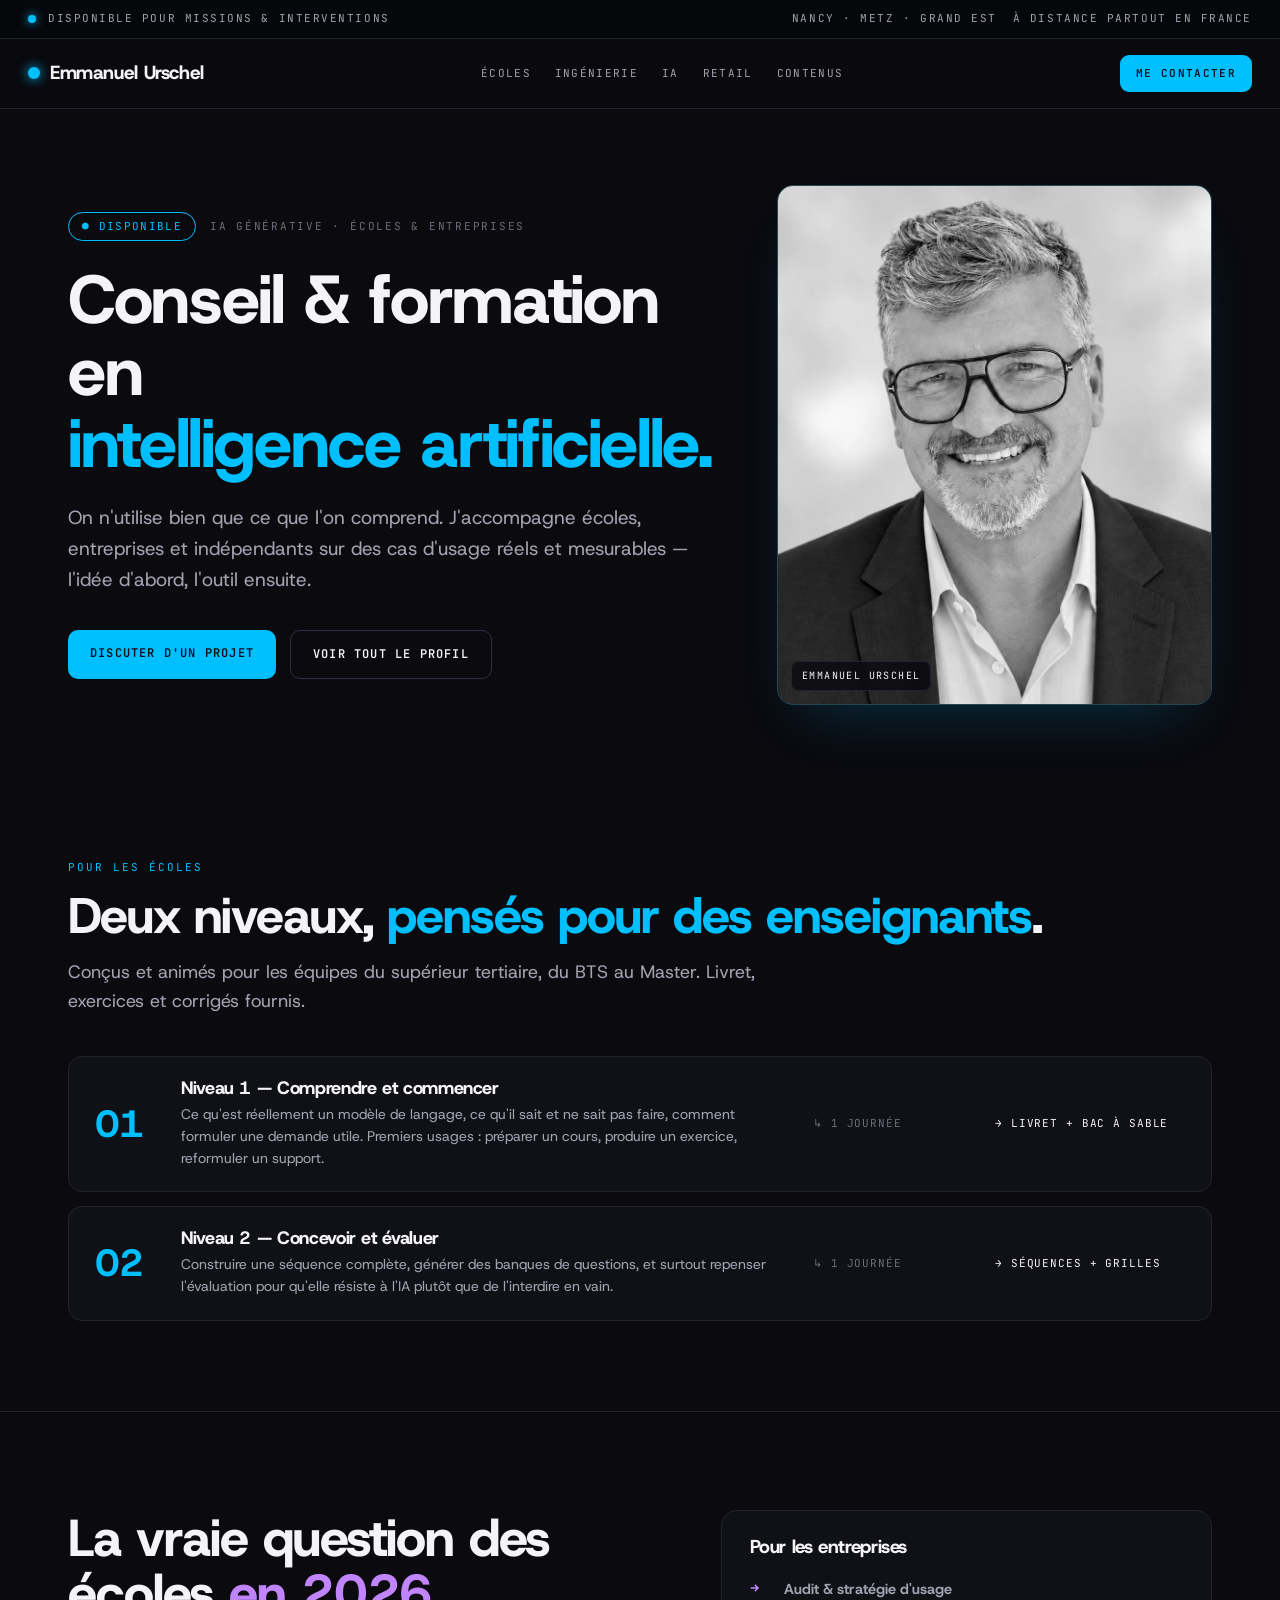
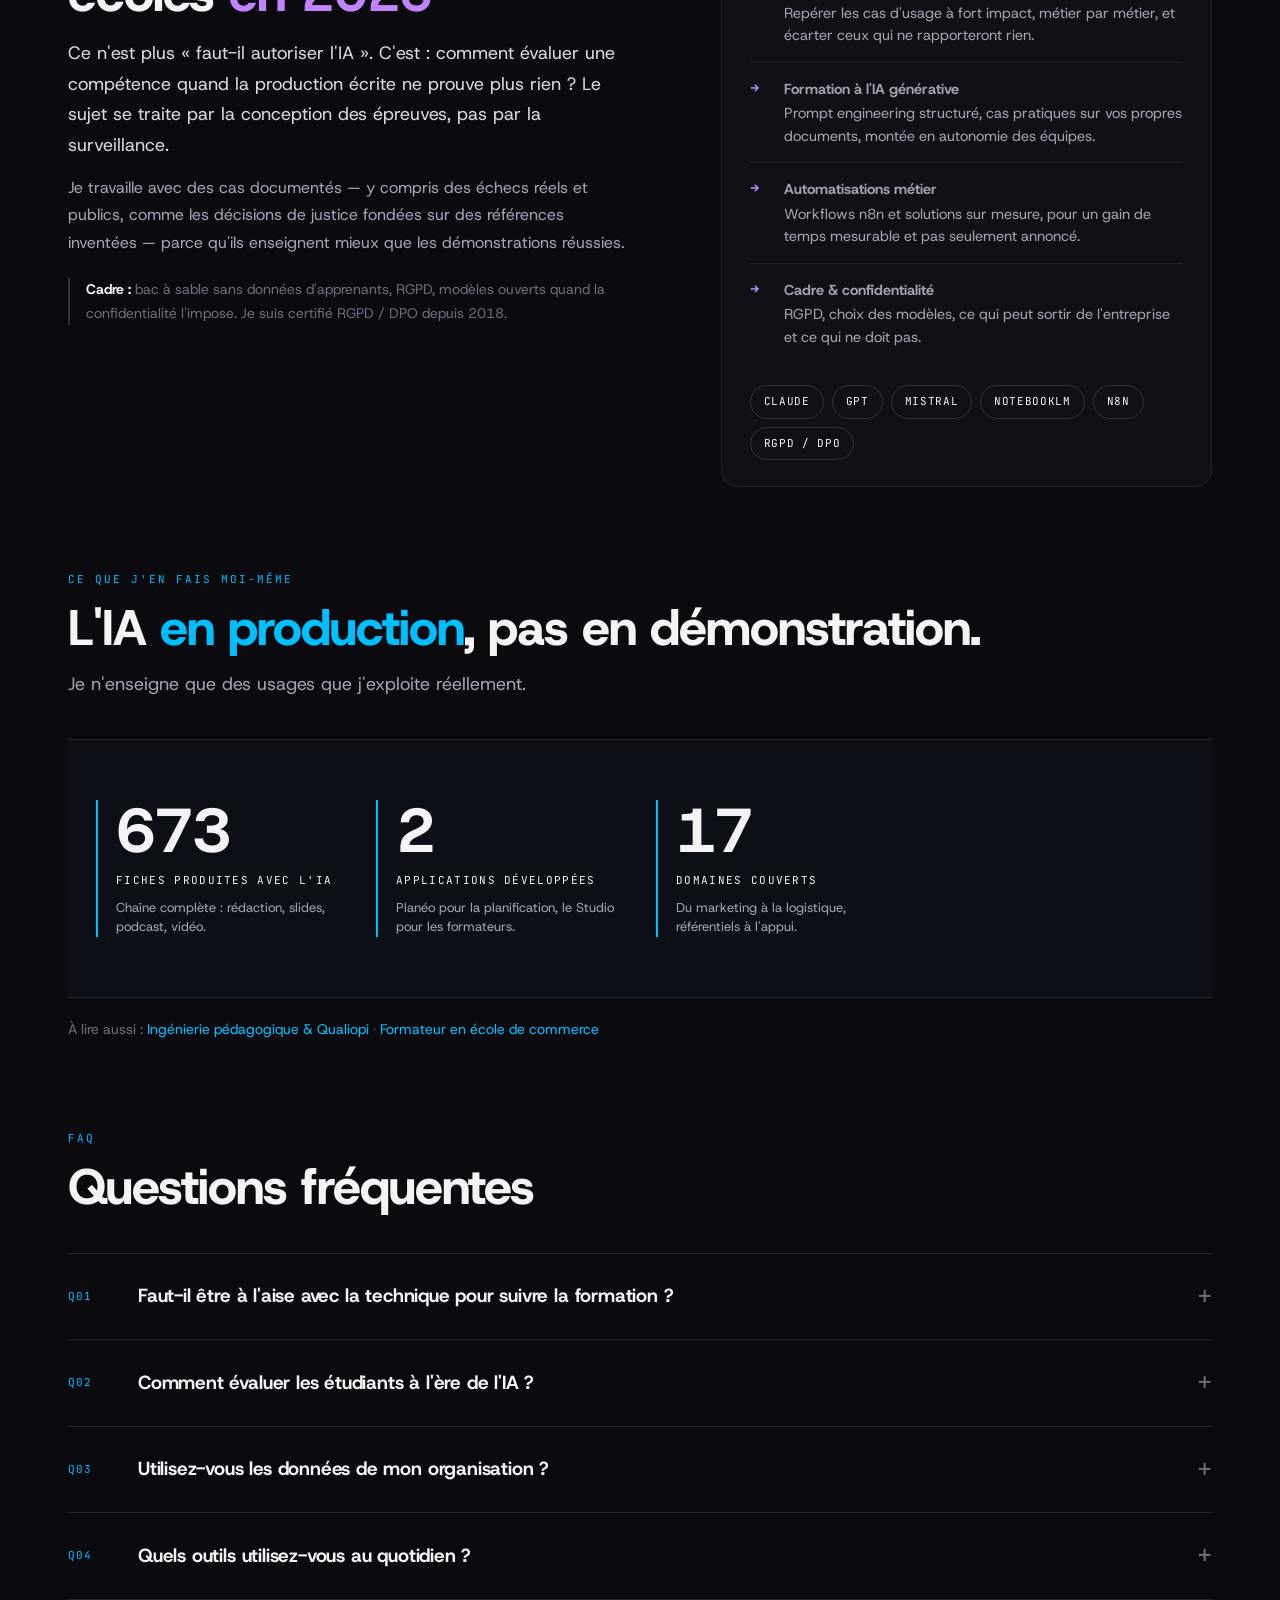
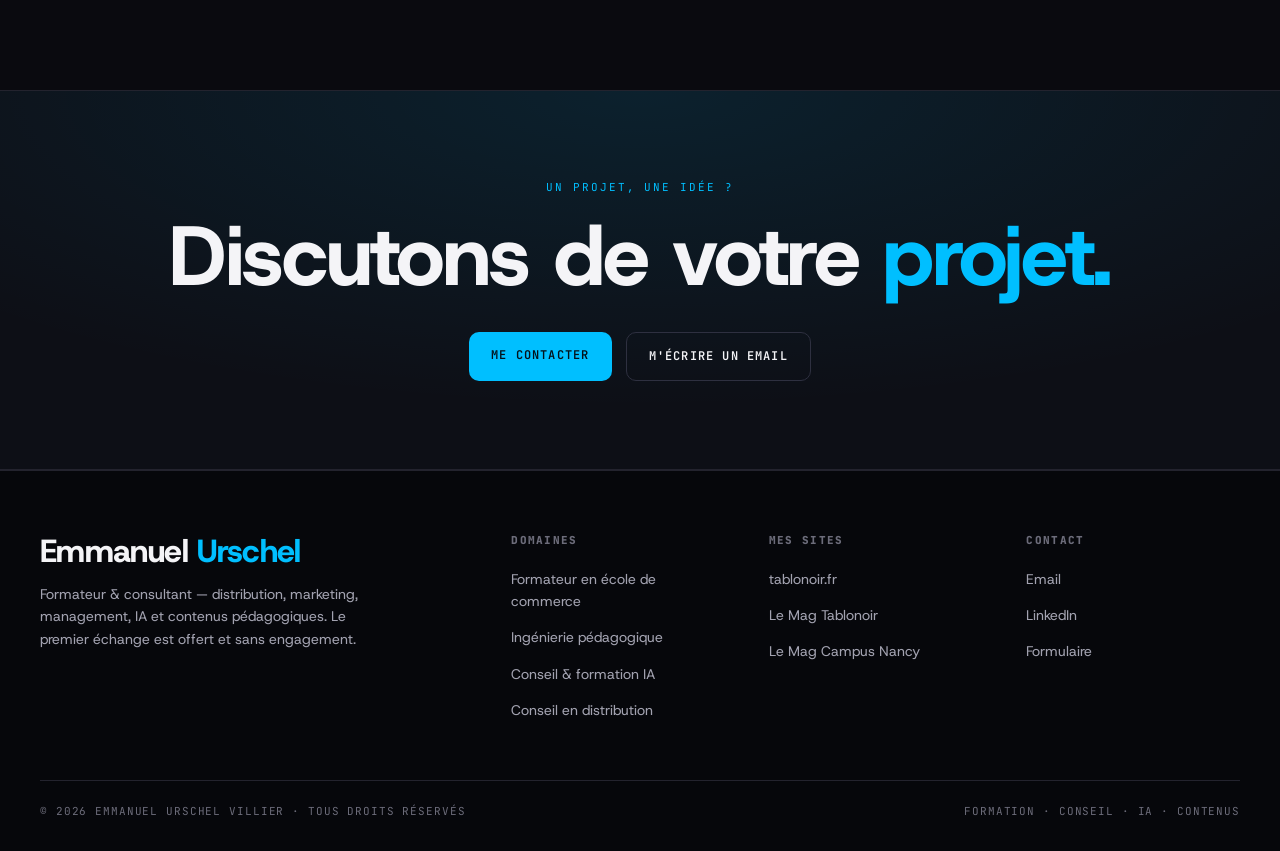
<file: _A GLISSER SUR GITHUB/formation-ia/index.html>
<!DOCTYPE html>
<html lang="fr">
<head>
<meta charset="utf-8">
<meta name="viewport" content="width=device-width, initial-scale=1.0">
<title>Formation IA pour enseignants et entreprises | Nancy, Metz</title>
<meta name="description" content="Formation et conseil en IA générative : deux niveaux pour les équipes enseignantes, audit d'usage et automatisation pour les entreprises. Cadre RGPD.">
<meta name="author" content="Emmanuel Urschel">
<meta name="robots" content="index, follow">
<link rel="canonical" href="https://emmanuelurschel.fr/formation-ia/">
<meta name="theme-color" content="#0a0a0f">
<meta property="og:type" content="website">
<meta property="og:locale" content="fr_FR">
<meta property="og:site_name" content="Emmanuel Urschel">
<meta property="og:title" content="Formation IA pour enseignants et entreprises | Nancy, Metz">
<meta property="og:description" content="Formation et conseil en IA générative : deux niveaux pour les équipes enseignantes, audit d'usage et automatisation pour les entreprises. Cadre RGPD.">
<meta property="og:url" content="https://emmanuelurschel.fr/formation-ia/">
<meta property="og:image" content="https://emmanuelurschel.fr/og-image.jpg">
<meta property="og:image:width" content="1200">
<meta property="og:image:height" content="630">
<meta name="twitter:card" content="summary_large_image">
<meta name="twitter:title" content="Formation IA pour enseignants et entreprises | Nancy, Metz">
<meta name="twitter:description" content="Formation et conseil en IA générative : deux niveaux pour les équipes enseignantes, audit d'usage et automatisation pour les entreprises. Cadre RGPD.">
<meta name="twitter:image" content="https://emmanuelurschel.fr/og-image.jpg">
<link rel="icon" href="data:image/svg+xml,%3Csvg xmlns='http://www.w3.org/2000/svg' viewBox='0 0 100 100'%3E%3Crect width='100' height='100' rx='20' fill='%230a0a0f'/%3E%3Ctext x='50' y='70' font-family='Arial,sans-serif' font-weight='800' font-size='58' fill='%23f4f4f7' text-anchor='middle'%3Eeu%3C/text%3E%3Ccircle cx='80' cy='30' r='9' fill='%2300BFFF'/%3E%3C/svg%3E">
<link rel="preconnect" href="https://fonts.googleapis.com">
<link rel="preconnect" href="https://fonts.gstatic.com" crossorigin>
<link href="https://fonts.googleapis.com/css2?family=Host+Grotesk:ital,wght@0,400..800;1,400..600&family=JetBrains+Mono:wght@400;500;600&display=swap" rel="stylesheet">
<script type="application/ld+json">
{
  "@context": "https://schema.org",
  "@type": "Service",
  "name": "Formation IA pour enseignants et entreprises — Nancy, Metz | Emmanuel Urschel",
  "description": "Formation et conseil en IA générative : deux niveaux pour les équipes enseignantes, audit d'usage et automatisation pour les entreprises. Cadre RGPD, cas d'usage réels, sans jargon.",
  "url": "https://emmanuelurschel.fr/formation-ia/",
  "serviceType": [
    "Formation IA générative",
    "Acculturation IA des équipes enseignantes",
    "Audit d'usage IA",
    "Automatisation métier"
  ],
  "provider": {
    "@type": "Person",
    "name": "Emmanuel Urschel",
    "url": "https://emmanuelurschel.fr/",
    "telephone": "+33612140455",
    "email": "emmanuel.urschel@tablonoir.fr"
  },
  "areaServed": [
    "Nancy",
    "Metz",
    "Grand Est",
    "France"
  ],
  "availableChannel": {
    "@type": "ServiceChannel",
    "serviceUrl": "https://emmanuelurschel.fr/formation-ia/",
    "servicePhone": "+33612140455"
  }
}
</script>
<script type="application/ld+json">
{
  "@context": "https://schema.org",
  "@type": "BreadcrumbList",
  "itemListElement": [
    {
      "@type": "ListItem",
      "position": 1,
      "name": "Accueil",
      "item": "https://emmanuelurschel.fr/"
    },
    {
      "@type": "ListItem",
      "position": 2,
      "name": "Conseil & formation IA",
      "item": "https://emmanuelurschel.fr/formation-ia/"
    }
  ]
}
</script>
<script type="application/ld+json">
{
  "@context": "https://schema.org",
  "@type": "FAQPage",
  "mainEntity": [
    {
      "@type": "Question",
      "name": "Faut-il être à l'aise avec la technique pour suivre la formation ?",
      "acceptedAnswer": {
        "@type": "Answer",
        "text": "Non. La plupart des personnes que j'accompagne ne sont pas techniciennes. Si vous savez utiliser un traitement de texte et un navigateur, vous avez l'essentiel. Mon rôle est de rendre la technique invisible et l'usage évident."
      }
    },
    {
      "@type": "Question",
      "name": "Comment évaluer les étudiants à l'ère de l'IA ?",
      "acceptedAnswer": {
        "@type": "Answer",
        "text": "En déplaçant la preuve. Une production écrite rendue à distance ne démontre plus grand-chose ; un oral d'explicitation, une soutenance sur un cas vécu, une évaluation en conditions contrôlées ou un travail dont on évalue le processus le démontrent encore. C'est le cœur du niveau 2."
      }
    },
    {
      "@type": "Question",
      "name": "Utilisez-vous les données de mon organisation ?",
      "acceptedAnswer": {
        "@type": "Answer",
        "text": "Jamais sans cadre explicite. Les ateliers se déroulent dans un bac à sable sans données d'apprenants ni données personnelles. Quand la confidentialité l'impose, on travaille avec des modèles ouverts hébergés en conséquence."
      }
    },
    {
      "@type": "Question",
      "name": "Quels outils utilisez-vous au quotidien ?",
      "acceptedAnswer": {
        "@type": "Answer",
        "text": "Claude et GPT principalement, Mistral pour certains usages, NotebookLM pour la production audio et vidéo, n8n pour l'automatisation. L'outil n'est jamais le sujet : l'usage, oui."
      }
    }
  ]
}
</script>
<style>
  :root{
    --bg:#0a0a0f; --bg2:#0d0f16; --panel:#101017; --panel2:#141621; --line:#23232e; --line2:#2e3040;
    --txt:#f4f4f7; --muted:#a2a2b0; --muted2:#6c6c7a;
    --cyan:#00BFFF; --violet:#C084FC; --green:#22C55E; --orange:#FFA500; --red:#E12D39;
  }
  *{margin:0;padding:0;box-sizing:border-box;}
  html{scroll-behavior:smooth;}
  body{font-family:"Host Grotesk",-apple-system,BlinkMacSystemFont,"Segoe UI",sans-serif;background:var(--bg);color:var(--txt);line-height:1.6;font-size:16px;overflow-x:hidden;-webkit-font-smoothing:antialiased;}
  a{color:inherit;text-decoration:none;}
  em{color:var(--muted);font-style:italic;}
  .mono{font-family:"JetBrains Mono",ui-monospace,monospace;text-transform:uppercase;letter-spacing:.16em;font-size:11px;}
  h1,h2,h3,h4{font-weight:800;letter-spacing:-.02em;line-height:1.06;}
  .lbl{font-family:"JetBrains Mono",monospace;text-transform:uppercase;letter-spacing:.18em;font-size:11px;color:var(--ac,var(--cyan));}
  .container{max-width:1200px;margin:0 auto;padding:0 28px;}

  .topbar{background:#06070b;color:var(--muted);padding:10px 28px;display:flex;justify-content:space-between;align-items:center;font-family:"JetBrains Mono",monospace;font-size:11px;text-transform:uppercase;letter-spacing:.14em;border-bottom:1px solid var(--line);}
  .topbar .left{display:flex;gap:12px;align-items:center;}
  .topbar .dot{width:8px;height:8px;background:var(--cyan);border-radius:50%;box-shadow:0 0 10px var(--cyan);animation:pulse 2.4s infinite;}
  @keyframes pulse{0%,100%{opacity:1;}50%{opacity:.35;}}
  .topbar .right span{margin-left:16px;}

  .nav{position:sticky;top:0;z-index:100;background:rgba(10,10,15,.82);backdrop-filter:blur(12px);border-bottom:1px solid var(--line);padding:16px 28px;display:flex;justify-content:space-between;align-items:center;}
  .brand{display:flex;align-items:center;gap:10px;font-weight:800;font-size:19px;letter-spacing:-.02em;}
  .brand .mk{width:12px;height:12px;border-radius:50%;background:var(--cyan);box-shadow:0 0 12px var(--cyan);}
  .nav .links{display:flex;gap:24px;}
  .nav .links a{font-family:"JetBrains Mono",monospace;font-size:11px;text-transform:uppercase;letter-spacing:.12em;color:var(--muted);padding:4px 0;transition:color .15s;}
  .nav .links a:hover{color:var(--cyan);}
  .nav .cta{font-family:"JetBrains Mono",monospace;font-size:11px;text-transform:uppercase;letter-spacing:.12em;background:var(--cyan);color:#04121a;font-weight:600;padding:10px 16px;border-radius:9px;transition:transform .15s,box-shadow .15s;}
  .nav .cta:hover{transform:translateY(-1px);box-shadow:0 6px 20px rgba(0,191,255,.3);}
  .burger{display:none;background:none;border:none;color:var(--txt);font-size:22px;cursor:pointer;}

  .hero{padding:76px 28px 64px;max-width:1200px;margin:0 auto;display:grid;grid-template-columns:1.5fr 1fr;gap:56px;align-items:center;}
  .hero .eyebrow{margin-bottom:22px;display:flex;gap:14px;flex-wrap:wrap;align-items:center;}
  .badge{font-family:"JetBrains Mono",monospace;font-size:11px;text-transform:uppercase;letter-spacing:.12em;color:var(--cyan);border:1px solid var(--cyan);border-radius:30px;padding:5px 13px;}
  .hero h1{font-size:clamp(38px,5.4vw,68px);}
  .hero h1 .accent{color:var(--cyan);}
  .hero .sub{font-size:19px;color:var(--muted);margin-top:24px;max-width:620px;line-height:1.62;}
  .hero .sub strong{color:var(--txt);font-weight:700;}
  .hero .cta-row{display:flex;gap:14px;margin-top:34px;flex-wrap:wrap;}
  .btn{font-family:"JetBrains Mono",monospace;font-size:12px;text-transform:uppercase;letter-spacing:.1em;padding:14px 22px;border-radius:10px;transition:transform .15s,box-shadow .15s,background .15s;font-weight:600;}
  .btn.primary{background:var(--cyan);color:#04121a;}
  .btn.primary:hover{transform:translateY(-2px);box-shadow:0 8px 24px rgba(0,191,255,.28);}
  .btn.ghost{border:1px solid var(--line2);color:var(--txt);}
  .btn.ghost:hover{border-color:var(--cyan);color:var(--cyan);}
  .hero .portrait{position:relative;}
  .hero .portrait img{width:100%;height:520px;object-fit:cover;object-position:center 18%;border-radius:16px;border:1px solid var(--line2);display:block;filter:grayscale(100%) contrast(1.05);}
  .hero .portrait::after{content:"";position:absolute;inset:0;border-radius:16px;box-shadow:inset 0 0 0 1px rgba(0,191,255,.18), 0 30px 60px -30px rgba(0,191,255,.25);pointer-events:none;}
  .hero .portrait .cap{position:absolute;left:14px;bottom:14px;font-family:"JetBrains Mono",monospace;font-size:10px;letter-spacing:.14em;text-transform:uppercase;color:var(--txt);background:rgba(6,7,11,.7);backdrop-filter:blur(4px);padding:6px 10px;border-radius:7px;border:1px solid var(--line);}

  .marquee{background:var(--bg2);border-top:1px solid var(--line);border-bottom:1px solid var(--line);padding:16px 0;overflow:hidden;}
  .marquee-track{display:flex;gap:44px;white-space:nowrap;animation:scroll 38s linear infinite;}
  .marquee-track .item{font-family:"JetBrains Mono",monospace;font-size:13px;text-transform:uppercase;letter-spacing:.18em;color:var(--muted);}
  .marquee-track .star{color:var(--cyan);margin:0 6px;}
  @keyframes scroll{from{transform:translateX(0);}to{transform:translateX(-50%);}}

  section.block{max-width:1200px;margin:0 auto;padding:90px 28px;}
  .head{margin-bottom:40px;}
  .head h2{font-size:clamp(30px,4.4vw,50px);margin-top:12px;}
  .head h2 .accent{color:var(--ac,var(--cyan));}
  .head .intro{color:var(--muted);font-size:18px;max-width:760px;margin-top:16px;line-height:1.62;}
  .head-row{display:flex;justify-content:space-between;align-items:flex-end;gap:24px;flex-wrap:wrap;}

  /* PART blocks (4 domaines) */
  .part{border-top:1px solid var(--line);}
  .part-inner{max-width:1200px;margin:0 auto;padding:84px 28px;}
  .part-num{font-family:"JetBrains Mono",monospace;font-size:12px;letter-spacing:.2em;text-transform:uppercase;color:var(--ac);}
  .part-grid{display:grid;grid-template-columns:1.1fr .9fr;gap:52px;align-items:start;margin-top:14px;}
  .part-grid.rev{grid-template-columns:.9fr 1.1fr;}
  .part h2{font-size:clamp(30px,4.6vw,52px);}
  .part h2 .accent{color:var(--ac);}
  .part .lead{font-size:18px;color:#d7d7de;line-height:1.7;margin-top:18px;max-width:560px;}
  .part .lead + .lead{margin-top:14px;font-size:16px;color:var(--muted);}
  .chips{display:flex;flex-wrap:wrap;gap:8px;margin-top:22px;}
  .chip{font-family:"JetBrains Mono",monospace;font-size:11px;letter-spacing:.06em;text-transform:uppercase;color:var(--txt);border:1px solid var(--line2);border-radius:20px;padding:7px 13px;background:var(--panel);}
  .panel{background:var(--panel);border:1px solid var(--line);border-radius:16px;padding:26px 28px;}
  .panel h4{font-family:"JetBrains Mono",monospace;font-size:11px;letter-spacing:.14em;text-transform:uppercase;color:var(--ac);margin-bottom:6px;}
  .plist{list-style:none;margin-top:6px;}
  .plist li{padding:15px 0;border-top:1px solid var(--line);display:grid;grid-template-columns:22px 1fr;gap:12px;align-items:start;}
  .plist li:first-child{border-top:none;}
  .plist li .ic{color:var(--ac);font-weight:800;line-height:1.5;}
  .plist li b{font-weight:700;display:block;margin-bottom:2px;}
  .plist li span{color:var(--muted);font-size:14.5px;line-height:1.55;}
  .metaline{margin-top:22px;font-size:14px;color:var(--muted2);border-left:2px solid var(--line2);padding-left:16px;line-height:1.7;}
  .metaline b{color:var(--txt);}

  .mini-gallery{display:grid;grid-template-columns:1fr 1fr;gap:12px;margin-top:20px;}
  .mini-gallery img{width:100%;height:100px;object-fit:cover;border-radius:10px;border:1px solid var(--line);display:block;}

  /* video/app frames */
  .apps{display:grid;grid-template-columns:1fr 1fr;gap:20px;margin-top:8px;}
  .app{background:var(--panel);border:1px solid var(--line);border-radius:16px;overflow:hidden;display:flex;flex-direction:column;}
  .videoframe{position:relative;aspect-ratio:16/9;background:#05070c;border-bottom:1px solid var(--line);cursor:pointer;overflow:hidden;}
  .videoframe .vf-poster{position:absolute;inset:0;width:100%;height:100%;object-fit:cover;display:block;}
  .videoframe .vf-play{position:absolute;top:50%;left:50%;transform:translate(-50%,-50%);width:64px;height:64px;border-radius:50%;border:3px solid var(--ac,var(--cyan));background:rgba(6,7,11,.35);color:var(--ac,var(--cyan));display:flex;align-items:center;justify-content:center;font-size:22px;padding-left:5px;transition:transform .15s;}
  .videoframe:hover .vf-play{transform:translate(-50%,-50%) scale(1.08);}
  .videoframe .vf-note{position:absolute;left:0;right:0;bottom:0;padding:9px 12px;font-family:"JetBrains Mono",monospace;font-size:10px;letter-spacing:.1em;text-transform:uppercase;color:var(--muted);background:rgba(6,7,11,.72);display:none;}
  .videoframe.err .vf-note{display:block;} .videoframe.err .vf-play{opacity:.35;}
  .videoframe .vf-video{position:absolute;inset:0;width:100%;height:100%;object-fit:cover;background:#000;z-index:2;}
  .videoframe .appvid{position:absolute;inset:0;width:100%;height:100%;object-fit:cover;background:#000;display:block;}
  .app .body{padding:24px 26px;}
  .app .kick{font-family:"JetBrains Mono",monospace;font-size:11px;letter-spacing:.12em;text-transform:uppercase;color:var(--ac);}
  .app h3{font-size:25px;margin:10px 0 12px;}
  .app p{color:var(--muted);font-size:15px;line-height:1.62;}
  .app .feat{display:flex;flex-wrap:wrap;gap:8px;margin-top:16px;}
  .app .feat span{font-family:"JetBrains Mono",monospace;font-size:10px;letter-spacing:.06em;text-transform:uppercase;color:var(--muted);border:1px solid var(--line2);border-radius:20px;padding:5px 11px;}

  .subhead{margin:44px 0 18px;}
  .subhead .k{font-family:"JetBrains Mono",monospace;font-size:11px;letter-spacing:.14em;text-transform:uppercase;color:var(--ac);}
  .subhead h3{font-size:24px;margin-top:8px;}

  .cards3{display:grid;grid-template-columns:repeat(3,1fr);gap:16px;}
  .rcard{background:var(--panel);border:1px solid var(--line);border-radius:14px;padding:24px;transition:transform .18s,border-color .18s;display:flex;flex-direction:column;}
  .rcard:hover{transform:translateY(-4px);border-color:var(--ac,var(--cyan));}
  .rcard .meta{font-family:"JetBrains Mono",monospace;font-size:10px;letter-spacing:.1em;text-transform:uppercase;color:var(--muted2);margin-bottom:10px;}
  .rcard .meta .live{color:var(--green);}
  .rcard h4{font-size:20px;margin-bottom:10px;}
  .rcard p{color:var(--muted);font-size:14px;line-height:1.6;flex:1;}
  .rcard .go{font-family:"JetBrains Mono",monospace;font-size:11px;letter-spacing:.06em;text-transform:uppercase;color:var(--ac,var(--cyan));margin-top:14px;}

  .gallery{display:grid;grid-template-columns:repeat(3,1fr);gap:16px;margin-top:8px;}
  .gitem{border:1px solid var(--line);border-radius:12px;overflow:hidden;background:var(--panel);transition:transform .18s,border-color .18s;}
  .gitem:hover{transform:translateY(-3px);border-color:var(--cyan);}
  .gitem img{width:100%;height:190px;object-fit:cover;display:block;border-bottom:1px solid var(--line);}
  .gitem .cap{padding:12px 14px;font-family:"JetBrains Mono",monospace;font-size:10px;letter-spacing:.06em;text-transform:uppercase;color:var(--muted);}
  .gitem .cap b{color:var(--cyan);font-weight:600;}

  .boutique{display:grid;grid-template-columns:.8fr 1.2fr;gap:32px;align-items:center;background:var(--panel2);border:1px solid var(--line2);border-radius:18px;padding:32px;margin-top:8px;}
  .boutique .bignum .n{font-size:clamp(64px,9vw,110px);font-weight:800;color:var(--cyan);letter-spacing:-.04em;line-height:.9;}
  .boutique .bignum .s{font-family:"JetBrains Mono",monospace;font-size:11px;letter-spacing:.1em;text-transform:uppercase;color:var(--muted);margin-top:10px;}
  .boutique p{color:var(--muted);font-size:15px;line-height:1.62;}
  .boutique p strong{color:var(--txt);}
  .boutique .links{margin-top:16px;display:flex;gap:16px;flex-wrap:wrap;}
  .boutique .links a{font-family:"JetBrains Mono",monospace;font-size:12px;letter-spacing:.06em;text-transform:uppercase;color:var(--cyan);border-bottom:1px solid transparent;}
  .boutique .links a:hover{border-bottom-color:var(--cyan);}

  /* stats */
  .stats{background:var(--bg2);border-top:1px solid var(--line);border-bottom:1px solid var(--line);}
  .stats-inner{max-width:1200px;margin:0 auto;padding:60px 28px;display:grid;grid-template-columns:repeat(4,1fr);gap:32px;}
  .stat{border-left:2px solid var(--cyan);padding-left:18px;}
  .stat .v{font-size:clamp(42px,5vw,62px);font-weight:800;letter-spacing:-.03em;line-height:1;}
  .stat .k{font-family:"JetBrains Mono",monospace;font-size:11px;letter-spacing:.12em;text-transform:uppercase;color:var(--txt);margin-top:10px;}
  .stat .note{font-size:13px;color:var(--muted);margin-top:8px;line-height:1.5;}

  /* timeline */
  .timeline{border-top:1px solid var(--line);}
  .tl{display:grid;grid-template-columns:180px 1fr;gap:36px;padding:24px 0;border-bottom:1px solid var(--line);}
  .tl .period{font-family:"JetBrains Mono",monospace;font-size:12px;letter-spacing:.1em;text-transform:uppercase;color:var(--cyan);padding-top:5px;}
  .tl h3{font-size:21px;}
  .tl h3 small{display:block;font-family:"JetBrains Mono",monospace;font-size:11px;font-weight:500;letter-spacing:.08em;color:var(--muted2);margin-top:7px;text-transform:uppercase;}
  .tl p{color:var(--muted);font-size:15px;line-height:1.65;max-width:760px;margin-top:8px;}
  .tl.now h3{color:var(--cyan);}
  .tl-foot{margin-top:28px;font-size:14px;color:var(--muted);border-left:2px solid var(--line2);padding-left:18px;line-height:1.8;}
  .tl-foot strong{color:var(--txt);font-weight:700;}

  /* method */
  .steps{display:grid;gap:14px;}
  .step{background:var(--panel);border:1px solid var(--line);border-radius:14px;padding:22px 26px;display:grid;grid-template-columns:64px 1fr 160px 190px;gap:22px;align-items:center;}
  .step .nb{font-size:38px;font-weight:800;color:var(--cyan);letter-spacing:-.03em;}
  .step h3{font-size:18px;margin-bottom:6px;}
  .step .desc{font-size:14px;color:var(--muted);line-height:1.55;}
  .step .dur,.step .del{font-family:"JetBrains Mono",monospace;font-size:11px;letter-spacing:.08em;text-transform:uppercase;}
  .step .dur{color:var(--muted2);} .step .del{color:var(--txt);}

  /* partners */
  .logos{display:grid;grid-template-columns:repeat(4,1fr);gap:14px;}
  .logo{background:var(--panel);border:1px solid var(--line);border-radius:12px;min-height:84px;display:flex;align-items:center;justify-content:center;text-align:center;padding:18px;font-weight:700;font-size:16px;color:var(--muted);transition:color .18s,border-color .18s;}
  .logo:hover{color:var(--cyan);border-color:var(--line2);}
  .partners-foot{margin-top:20px;font-size:14px;color:var(--muted2);}
  .partners-foot a{color:var(--cyan);}

  /* faq */
  .faq-list{border-top:1px solid var(--line);}
  .faq-item{border-bottom:1px solid var(--line);padding:22px 0;}
  .faq-item summary{list-style:none;display:grid;grid-template-columns:52px 1fr 34px;gap:18px;align-items:center;cursor:pointer;}
  .faq-item summary::-webkit-details-marker{display:none;}
  .faq-item .qn{font-family:"JetBrains Mono",monospace;font-size:11px;letter-spacing:.1em;color:var(--cyan);}
  .faq-item .q{font-size:19px;font-weight:700;letter-spacing:-.01em;}
  .faq-item .tg{font-size:26px;color:var(--muted2);text-align:right;transition:transform .2s;}
  .faq-item[open] .tg{transform:rotate(45deg);color:var(--cyan);}
  .faq-item .a{padding:16px 0 0 70px;color:var(--muted);font-size:15.5px;line-height:1.7;max-width:860px;}

  /* cta */
  .cta-band{border-top:1px solid var(--line);border-bottom:1px solid var(--line);background:radial-gradient(120% 140% at 50% 0%, rgba(0,191,255,.10), transparent 60%),var(--bg2);}
  .cta-inner{max-width:1200px;margin:0 auto;padding:88px 28px;text-align:center;}
  .cta-inner h2{font-size:clamp(38px,7vw,84px);}
  .cta-inner h2 .accent{color:var(--cyan);}
  .cta-inner .buttons{display:flex;gap:14px;justify-content:center;margin-top:32px;flex-wrap:wrap;}

  /* contact */
  .contact-grid{display:grid;grid-template-columns:1fr 1.35fr;gap:64px;align-items:start;}
  .contact h2{font-size:clamp(32px,4.6vw,52px);}
  .info{margin-top:30px;}
  .info-row{display:grid;grid-template-columns:120px 1fr;gap:18px;padding:14px 0;border-top:1px solid var(--line);align-items:center;}
  .info-row .k{font-family:"JetBrains Mono",monospace;font-size:11px;letter-spacing:.1em;text-transform:uppercase;color:var(--muted2);}
  .info-row .v{font-weight:500;word-break:break-word;}
  .info-row .v a{border-bottom:1px solid var(--line2);}
  .info-row .v a:hover{color:var(--cyan);border-bottom-color:var(--cyan);}
  .form{display:grid;gap:18px;}
  .form .row{display:grid;grid-template-columns:1fr 1fr;gap:18px;}
  .form label{display:block;font-family:"JetBrains Mono",monospace;font-size:11px;letter-spacing:.1em;text-transform:uppercase;color:var(--muted2);margin-bottom:8px;}
  .form input,.form select,.form textarea{width:100%;padding:13px 14px;border:1px solid var(--line);background:var(--panel);color:var(--txt);border-radius:10px;font-family:inherit;font-size:15px;transition:border-color .15s;}
  .form input:focus,.form select:focus,.form textarea:focus{outline:none;border-color:var(--cyan);}
  .form textarea{min-height:130px;resize:vertical;}
  .form button{margin-top:6px;padding:16px 26px;background:var(--cyan);color:#04121a;border:none;border-radius:10px;font-family:"JetBrains Mono",monospace;font-size:12px;letter-spacing:.1em;text-transform:uppercase;font-weight:600;cursor:pointer;transition:transform .15s,box-shadow .15s;}
  .form button:hover{transform:translateY(-2px);box-shadow:0 8px 24px rgba(0,191,255,.28);}
  .form .hint{font-size:12px;color:var(--muted2);}

  footer{background:#06070b;border-top:1px solid var(--line);padding:64px 28px 30px;}
  .footer-grid{max-width:1200px;margin:0 auto;display:grid;grid-template-columns:2fr 1fr 1fr 1fr;gap:44px;}
  .footer-grid h3{font-size:32px;}
  .footer-grid h3 .accent{color:var(--cyan);}
  .footer-grid p{color:var(--muted);font-size:14px;margin-top:14px;max-width:340px;}
  .footer-col h4{font-family:"JetBrains Mono",monospace;font-size:11px;letter-spacing:.12em;text-transform:uppercase;color:var(--muted2);margin-bottom:14px;}
  .footer-col a{display:block;color:var(--muted);font-size:14px;padding:7px 0;transition:color .15s;}
  .footer-col a:hover{color:var(--cyan);}
  .footer-bottom{max-width:1200px;margin:52px auto 0;padding-top:22px;border-top:1px solid var(--line);display:flex;justify-content:space-between;gap:14px;flex-wrap:wrap;font-family:"JetBrains Mono",monospace;font-size:11px;letter-spacing:.08em;text-transform:uppercase;color:var(--muted2);}

  @media (max-width:960px){
    .nav .links{display:none;}
    .nav .links.open{display:flex;flex-direction:column;gap:0;position:absolute;top:60px;left:0;right:0;background:var(--bg);border-bottom:1px solid var(--line);padding:8px 28px 16px;}
    .nav .links.open a{padding:14px 0;border-bottom:1px solid var(--line);}
    .burger{display:block;}
    .hero{grid-template-columns:1fr;gap:36px;}
    .hero .portrait{max-width:360px;}
    .hero .portrait img{height:440px;}
    .part-grid,.part-grid.rev{grid-template-columns:1fr;gap:30px;}
    .stats-inner,.logos,.cards3,.gallery{grid-template-columns:1fr 1fr;}
    .apps,.boutique,.mini-gallery{grid-template-columns:1fr;}
    .step{grid-template-columns:1fr;gap:10px;}
    .tl{grid-template-columns:1fr;gap:8px;}
    .contact-grid{grid-template-columns:1fr;gap:32px;}
    .footer-grid{grid-template-columns:1fr 1fr;gap:32px;}
    .form .row{grid-template-columns:1fr;}
  }
  @media (max-width:560px){
    .stats-inner,.logos,.cards3,.gallery,.footer-grid{grid-template-columns:1fr;}
    .topbar .right span:nth-child(1){display:none;}
  }
</style>
</head>
<body>

<div class="topbar">
  <div class="left"><span class="dot"></span><span>Disponible pour missions &amp; interventions</span></div>
  <div class="right"><span>Nancy · Metz · Grand Est</span><span>À distance partout en France</span></div>
</div>

<nav class="nav">
  <a class="brand" href="/"><span class="mk"></span>Emmanuel Urschel</a>
  <div class="links" id="navlinks">
    <a href="/formateur-ecole-commerce/">Écoles</a>
    <a href="/ingenierie-pedagogique/">Ingénierie</a>
    <a href="/formation-ia/">IA</a>
    <a href="/conseil-retail/">Retail</a>
    <a href="/#contenus">Contenus</a>
  </div>
  <a class="cta" href="/#contact">Me contacter</a>
  <button class="burger" aria-label="Menu" onclick="document.getElementById('navlinks').classList.toggle('open')">☰</button>
</nav>

<header class="hero" id="top" style="--ac:var(--violet)">
  <div>
    <div class="eyebrow">
      <span class="badge">● Disponible</span>
      <span class="mono" style="color:var(--muted2)">IA générative · Écoles &amp; entreprises</span>
    </div>
    <h1>Conseil &amp; formation en<br><span class="accent">intelligence artificielle.</span></h1>
    <p class="sub">On n'utilise bien que ce que l'on comprend. J'accompagne écoles, entreprises et indépendants sur des cas d'usage réels et mesurables — l'idée d'abord, l'outil ensuite.</p>
    <div class="cta-row">
      <a href="/#contact" class="btn primary">Discuter d'un projet</a>
      <a href="/" class="btn ghost">Voir tout le profil</a>
    </div>
  </div>
  <div class="portrait">
    <img src="/portrait.jpg" alt="Emmanuel Urschel, formateur et consultant" width="900" height="1350" fetchpriority="high">
    <span class="cap">Emmanuel Urschel</span>
  </div>
</header>

<section class="block">
  <div class="head">
    <div class="lbl">Pour les écoles</div>
    <h2>Deux niveaux, <span class='accent'>pensés pour des enseignants</span>.</h2>
    <div class="intro">Conçus et animés pour les équipes du supérieur tertiaire, du BTS au Master. Livret, exercices et corrigés fournis.</div>
  </div>
  <div class="steps"><div class="step"><div class="nb">01</div><div><h3>Niveau 1 — Comprendre et commencer</h3><div class="desc">Ce qu'est réellement un modèle de langage, ce qu'il sait et ne sait pas faire, comment formuler une demande utile. Premiers usages : préparer un cours, produire un exercice, reformuler un support.</div></div><div class="dur">↳ 1 journée</div><div class="del">→ Livret + bac à sable</div></div><div class="step"><div class="nb">02</div><div><h3>Niveau 2 — Concevoir et évaluer</h3><div class="desc">Construire une séquence complète, générer des banques de questions, et surtout repenser l'évaluation pour qu'elle résiste à l'IA plutôt que de l'interdire en vain.</div></div><div class="dur">↳ 1 journée</div><div class="del">→ Séquences + grilles</div></div></div>
</section>

<section class="part" style="--ac:var(--violet)">
  <div class="part-inner">
    <div class="part-grid">
      <div>
        <h2>La vraie question des écoles <span class="accent">en 2026</span></h2>
        <p class="lead">Ce n'est plus « faut-il autoriser l'IA ». C'est : comment évaluer une compétence quand la production écrite ne prouve plus rien ? Le sujet se traite par la conception des épreuves, pas par la surveillance.</p>
        <p class="lead">Je travaille avec des cas documentés — y compris des échecs réels et publics, comme les décisions de justice fondées sur des références inventées — parce qu'ils enseignent mieux que les démonstrations réussies.</p>
        <p class="metaline"><b>Cadre :</b> bac à sable sans données d'apprenants, RGPD, modèles ouverts quand la confidentialité l'impose. Je suis certifié RGPD / DPO depuis 2018.</p>
      </div>
      <div class="panel">
        <h3>Pour les entreprises</h3>
        <ul class="plist"><li><span class="ic">→</span><span><b>Audit &amp; stratégie d'usage</b>Repérer les cas d'usage à fort impact, métier par métier, et écarter ceux qui ne rapporteront rien.</span></li><li><span class="ic">→</span><span><b>Formation à l'IA générative</b>Prompt engineering structuré, cas pratiques sur vos propres documents, montée en autonomie des équipes.</span></li><li><span class="ic">→</span><span><b>Automatisations métier</b>Workflows n8n et solutions sur mesure, pour un gain de temps mesurable et pas seulement annoncé.</span></li><li><span class="ic">→</span><span><b>Cadre &amp; confidentialité</b>RGPD, choix des modèles, ce qui peut sortir de l'entreprise et ce qui ne doit pas.</span></li></ul>
        <div class="chips"><span class="chip">Claude</span><span class="chip">GPT</span><span class="chip">Mistral</span><span class="chip">NotebookLM</span><span class="chip">n8n</span><span class="chip">RGPD / DPO</span></div>
      </div>
    </div>
  </div>
</section>

<section class="block" style="padding-top:0">
  <div class="head">
    <div class="lbl">Ce que j'en fais moi-même</div>
    <h2>L'IA <span class='accent'>en production</span>, pas en démonstration.</h2>
    <div class="intro">Je n'enseigne que des usages que j'exploite réellement.</div>
  </div>
  <div class="stats"><div class="stats-inner"><div class="stat"><div class="v">673</div><div class="k">Fiches produites avec l'IA</div><div class="note">Chaîne complète : rédaction, slides, podcast, vidéo.</div></div><div class="stat"><div class="v">2</div><div class="k">Applications développées</div><div class="note">Planéo pour la planification, le Studio pour les formateurs.</div></div><div class="stat"><div class="v">17</div><div class="k">Domaines couverts</div><div class="note">Du marketing à la logistique, référentiels à l'appui.</div></div></div></div>
  <p class="partners-foot">À lire aussi : <a href="/ingenierie-pedagogique/">Ingénierie pédagogique &amp; Qualiopi</a> · <a href="/formateur-ecole-commerce/">Formateur en école de commerce</a></p>
</section>

<section class="block" style="padding-top:0">
  <div class="head"><div class="lbl">FAQ</div><h2>Questions fréquentes</h2></div>
  <div class="faq-list">
    <details class="faq-item"><summary><div class="qn">Q01</div><div class="q">Faut-il être à l'aise avec la technique pour suivre la formation ?</div><div class="tg">+</div></summary><div class="a">Non. La plupart des personnes que j'accompagne ne sont pas techniciennes. Si vous savez utiliser un traitement de texte et un navigateur, vous avez l'essentiel. Mon rôle est de rendre la technique invisible et l'usage évident.</div></details>
    <details class="faq-item"><summary><div class="qn">Q02</div><div class="q">Comment évaluer les étudiants à l'ère de l'IA ?</div><div class="tg">+</div></summary><div class="a">En déplaçant la preuve. Une production écrite rendue à distance ne démontre plus grand-chose ; un oral d'explicitation, une soutenance sur un cas vécu, une évaluation en conditions contrôlées ou un travail dont on évalue le processus le démontrent encore. C'est le cœur du niveau 2.</div></details>
    <details class="faq-item"><summary><div class="qn">Q03</div><div class="q">Utilisez-vous les données de mon organisation ?</div><div class="tg">+</div></summary><div class="a">Jamais sans cadre explicite. Les ateliers se déroulent dans un bac à sable sans données d'apprenants ni données personnelles. Quand la confidentialité l'impose, on travaille avec des modèles ouverts hébergés en conséquence.</div></details>
    <details class="faq-item"><summary><div class="qn">Q04</div><div class="q">Quels outils utilisez-vous au quotidien ?</div><div class="tg">+</div></summary><div class="a">Claude et GPT principalement, Mistral pour certains usages, NotebookLM pour la production audio et vidéo, n8n pour l'automatisation. L'outil n'est jamais le sujet : l'usage, oui.</div></details>
  </div>
</section>

<div class="cta-band">
  <div class="cta-inner">
    <div class="lbl">Un projet, une idée&nbsp;?</div>
    <h2 style="margin-top:14px">Discutons de votre <span class="accent">projet.</span></h2>
    <div class="buttons">
      <a href="/#contact" class="btn primary">Me contacter</a>
      <a href="mailto:emmanuel.urschel@tablonoir.fr" class="btn ghost">M'écrire un email</a>
    </div>
  </div>
</div>

<footer>
  <div class="footer-grid">
    <div>
      <h3>Emmanuel <span class="accent">Urschel</span></h3>
      <p>Formateur &amp; consultant — distribution, marketing, management, IA et contenus pédagogiques. Le premier échange est offert et sans engagement.</p>
    </div>
    <div class="footer-col">
      <h4>Domaines</h4>
      <a href="/formateur-ecole-commerce/">Formateur en école de commerce</a>
      <a href="/ingenierie-pedagogique/">Ingénierie pédagogique</a>
      <a href="/formation-ia/">Conseil &amp; formation IA</a>
      <a href="/conseil-retail/">Conseil en distribution</a>
    </div>
    <div class="footer-col">
      <h4>Mes sites</h4>
      <a href="https://tablonoir.fr" target="_blank" rel="noopener">tablonoir.fr</a>
      <a href="https://mag.tablonoir.fr" target="_blank" rel="noopener">Le Mag Tablonoir</a>
      <a href="https://campus-nancy.tablonoir.fr" target="_blank" rel="noopener">Le Mag Campus Nancy</a>
    </div>
    <div class="footer-col">
      <h4>Contact</h4>
      <a href="mailto:emmanuel.urschel@tablonoir.fr">Email</a>
      <a href="https://www.linkedin.com/in/emmanuel-urschel/" target="_blank" rel="noopener">LinkedIn</a>
      <a href="/#contact">Formulaire</a>
    </div>
  </div>
  <div class="footer-bottom">
    <div>© <span id="year"></span> Emmanuel Urschel Villier · Tous droits réservés</div>
    <div>Formation · Conseil · IA · Contenus</div>
  </div>
</footer>

<script>
  document.getElementById('year').textContent = new Date().getFullYear();
  document.querySelectorAll('#navlinks a').forEach(function(a){a.addEventListener('click',function(){document.getElementById('navlinks').classList.remove('open');});});
</script>

</body>
</html>
</file>
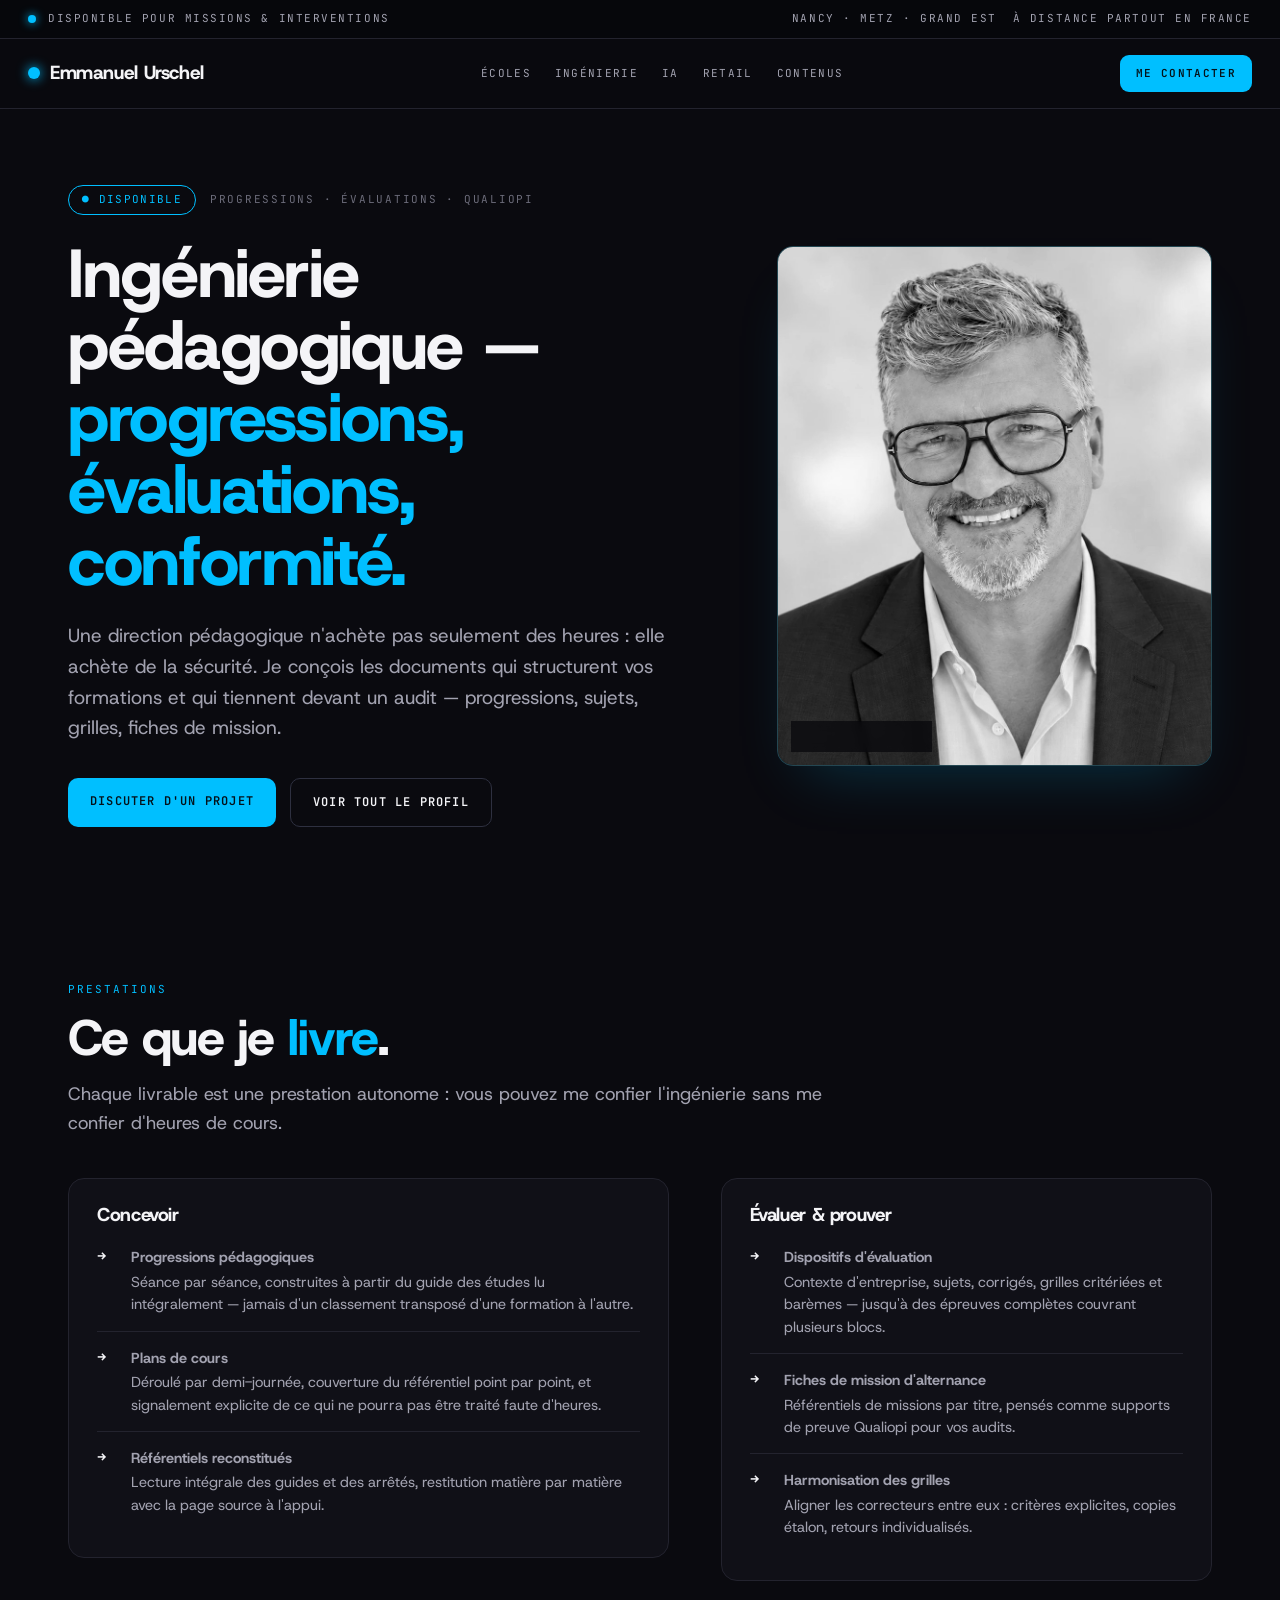
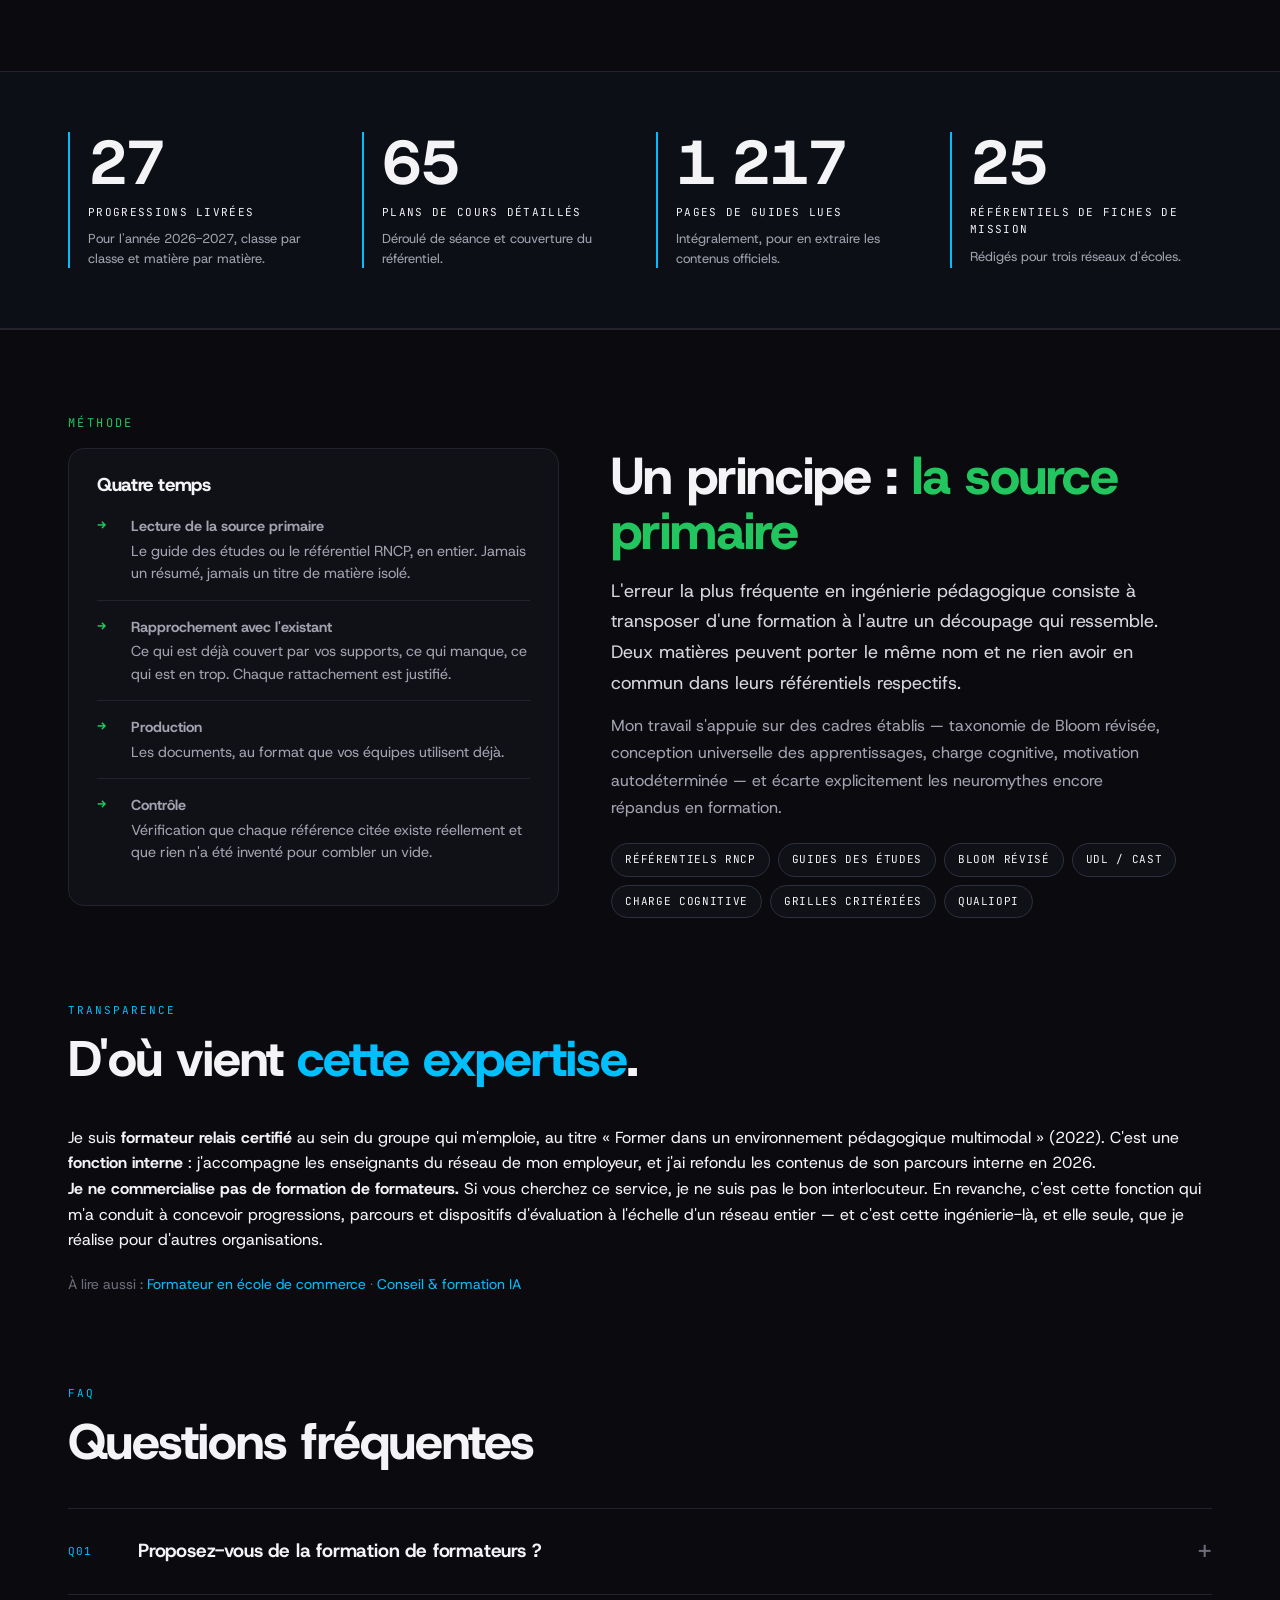
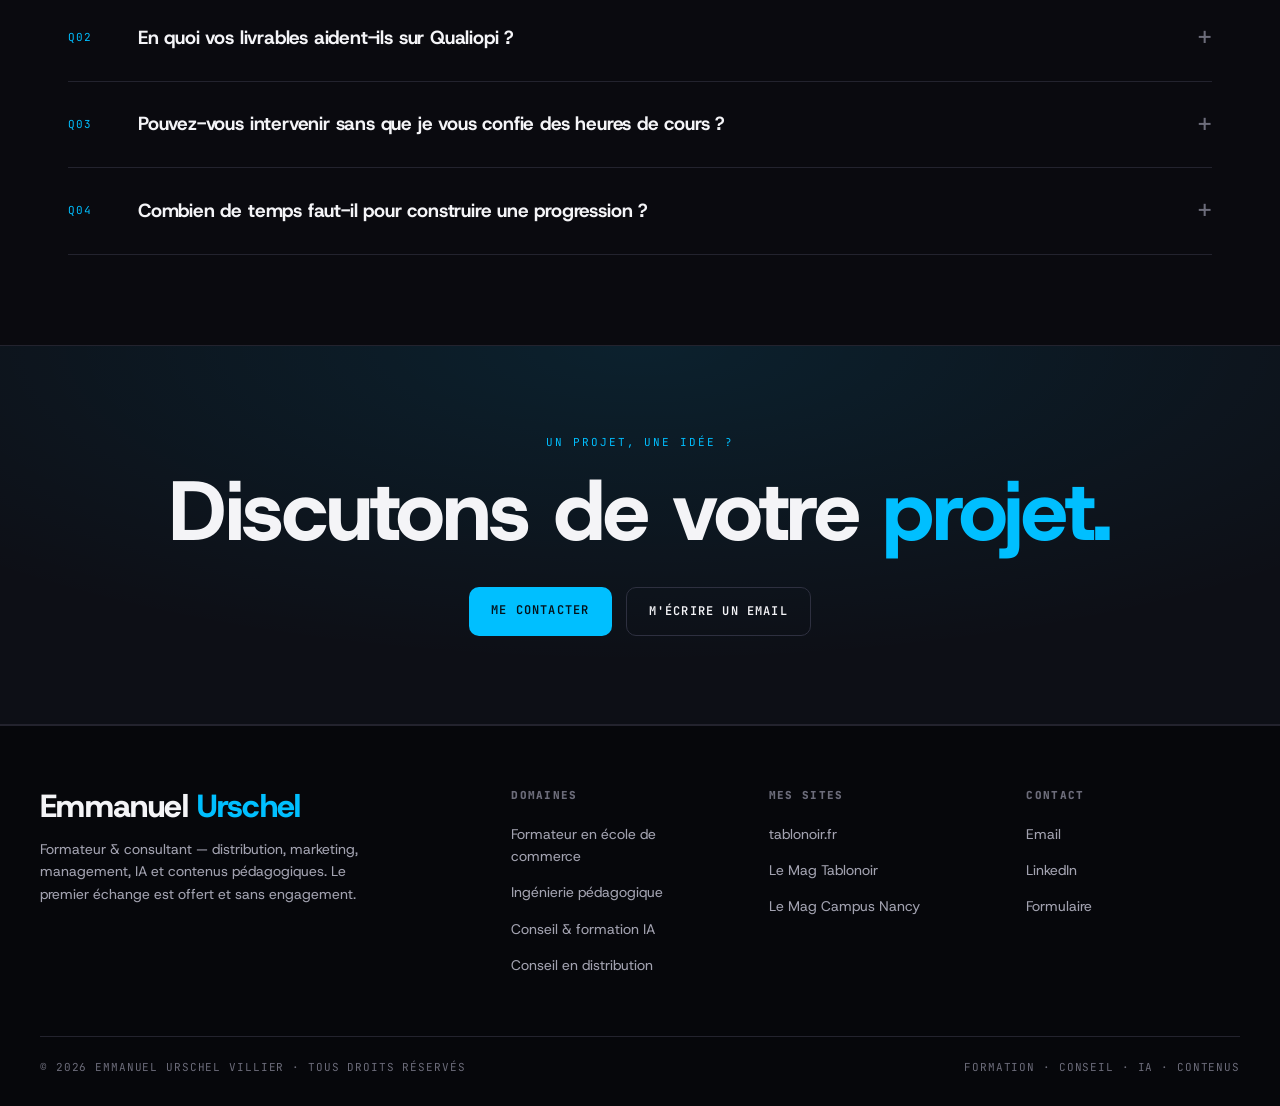
<file: _A GLISSER SUR GITHUB/ingenierie-pedagogique/index.html>
<!DOCTYPE html>
<html lang="fr">
<head>
<meta charset="utf-8">
<meta name="viewport" content="width=device-width, initial-scale=1.0">
<title>Ingénierie pédagogique & conformité Qualiopi | Grand Est</title>
<meta name="description" content="Conception de progressions adossées aux référentiels RNCP, de dispositifs d'évaluation complets et de fiches de mission d'alternance — supports de preuve Qualiopi.">
<meta name="author" content="Emmanuel Urschel">
<meta name="robots" content="index, follow">
<link rel="canonical" href="https://emmanuelurschel.fr/ingenierie-pedagogique/">
<meta name="theme-color" content="#0a0a0f">
<meta property="og:type" content="website">
<meta property="og:locale" content="fr_FR">
<meta property="og:site_name" content="Emmanuel Urschel">
<meta property="og:title" content="Ingénierie pédagogique & conformité Qualiopi | Grand Est">
<meta property="og:description" content="Conception de progressions adossées aux référentiels RNCP, de dispositifs d'évaluation complets et de fiches de mission d'alternance — supports de preuve Qualiopi.">
<meta property="og:url" content="https://emmanuelurschel.fr/ingenierie-pedagogique/">
<meta property="og:image" content="https://emmanuelurschel.fr/og-image.jpg">
<meta property="og:image:width" content="1200">
<meta property="og:image:height" content="630">
<meta name="twitter:card" content="summary_large_image">
<meta name="twitter:title" content="Ingénierie pédagogique & conformité Qualiopi | Grand Est">
<meta name="twitter:description" content="Conception de progressions adossées aux référentiels RNCP, de dispositifs d'évaluation complets et de fiches de mission d'alternance — supports de preuve Qualiopi.">
<meta name="twitter:image" content="https://emmanuelurschel.fr/og-image.jpg">
<link rel="icon" href="data:image/svg+xml,%3Csvg xmlns='http://www.w3.org/2000/svg' viewBox='0 0 100 100'%3E%3Crect width='100' height='100' rx='20' fill='%230a0a0f'/%3E%3Ctext x='50' y='70' font-family='Arial,sans-serif' font-weight='800' font-size='58' fill='%23f4f4f7' text-anchor='middle'%3Eeu%3C/text%3E%3Ccircle cx='80' cy='30' r='9' fill='%2300BFFF'/%3E%3C/svg%3E">
<link rel="preconnect" href="https://fonts.googleapis.com">
<link rel="preconnect" href="https://fonts.gstatic.com" crossorigin>
<link href="https://fonts.googleapis.com/css2?family=Host+Grotesk:ital,wght@0,400..800;1,400..600&family=JetBrains+Mono:wght@400;500;600&display=swap" rel="stylesheet">
<script type="application/ld+json">
{
  "@context": "https://schema.org",
  "@type": "Service",
  "name": "Ingénierie pédagogique & conformité Qualiopi | Grand Est",
  "description": "Conception de progressions adossées aux référentiels RNCP, de dispositifs d'évaluation complets et de fiches de mission d'alternance — supports de preuve Qualiopi.",
  "url": "https://emmanuelurschel.fr/ingenierie-pedagogique/",
  "serviceType": [
    "Ingénierie pédagogique",
    "Conception de progressions pédagogiques",
    "Conception de dispositifs d'évaluation",
    "Conformité Qualiopi",
    "Rédaction de référentiels de fiches de mission"
  ],
  "provider": {
    "@type": "Person",
    "name": "Emmanuel Urschel",
    "url": "https://emmanuelurschel.fr/",
    "telephone": "+33612140455",
    "email": "emmanuel.urschel@tablonoir.fr"
  },
  "areaServed": [
    "Nancy",
    "Metz",
    "Grand Est",
    "France"
  ],
  "availableChannel": {
    "@type": "ServiceChannel",
    "serviceUrl": "https://emmanuelurschel.fr/ingenierie-pedagogique/",
    "servicePhone": "+33612140455"
  }
}
</script>
<script type="application/ld+json">
{
  "@context": "https://schema.org",
  "@type": "BreadcrumbList",
  "itemListElement": [
    {
      "@type": "ListItem",
      "position": 1,
      "name": "Accueil",
      "item": "https://emmanuelurschel.fr/"
    },
    {
      "@type": "ListItem",
      "position": 2,
      "name": "Ingénierie pédagogique",
      "item": "https://emmanuelurschel.fr/ingenierie-pedagogique/"
    }
  ]
}
</script>
<script type="application/ld+json">
{
  "@context": "https://schema.org",
  "@type": "FAQPage",
  "mainEntity": [
    {
      "@type": "Question",
      "name": "Proposez-vous de la formation de formateurs ?",
      "acceptedAnswer": {
        "@type": "Answer",
        "text": "Non. Je suis formateur relais certifié, mais c'est une fonction interne que j'exerce auprès des enseignants du réseau qui m'emploie — elle n'est pas commercialisée. Ce que je propose en prestation, c'est l'ingénierie : progressions, dispositifs d'évaluation, fiches de mission, référentiels."
      }
    },
    {
      "@type": "Question",
      "name": "En quoi vos livrables aident-ils sur Qualiopi ?",
      "acceptedAnswer": {
        "@type": "Answer",
        "text": "Les indicateurs Qualiopi demandent des preuves écrites : objectifs, adaptation des contenus, suivi de l'alternance, évaluation. Les progressions, les référentiels de fiches de mission et les grilles critériées que je produis sont conçus pour être versés directement au dossier d'audit."
      }
    },
    {
      "@type": "Question",
      "name": "Pouvez-vous intervenir sans que je vous confie des heures de cours ?",
      "acceptedAnswer": {
        "@type": "Answer",
        "text": "Oui, c'est même le cas le plus fréquent. L'ingénierie est une prestation autonome : je peux concevoir vos progressions, vos sujets d'examen ou vos fiches de mission sans jamais intervenir devant vos apprenants."
      }
    },
    {
      "@type": "Question",
      "name": "Combien de temps faut-il pour construire une progression ?",
      "acceptedAnswer": {
        "@type": "Answer",
        "text": "Cela dépend du volume horaire et du référentiel. La méthode ne change pas : lecture intégrale du guide des études, rapprochement avec les contenus existants, puis déroulé séance par séance avec la couverture du référentiel point par point — y compris les points qui ne pourront pas être traités faute d'heures, signalés explicitement plutôt que passés sous silence."
      }
    }
  ]
}
</script>
<style>
  :root{
    --bg:#0a0a0f; --bg2:#0d0f16; --panel:#101017; --panel2:#141621; --line:#23232e; --line2:#2e3040;
    --txt:#f4f4f7; --muted:#a2a2b0; --muted2:#6c6c7a;
    --cyan:#00BFFF; --violet:#C084FC; --green:#22C55E; --orange:#FFA500; --red:#E12D39;
  }
  *{margin:0;padding:0;box-sizing:border-box;}
  html{scroll-behavior:smooth;}
  body{font-family:"Host Grotesk",-apple-system,BlinkMacSystemFont,"Segoe UI",sans-serif;background:var(--bg);color:var(--txt);line-height:1.6;font-size:16px;overflow-x:hidden;-webkit-font-smoothing:antialiased;}
  a{color:inherit;text-decoration:none;}
  em{color:var(--muted);font-style:italic;}
  .mono{font-family:"JetBrains Mono",ui-monospace,monospace;text-transform:uppercase;letter-spacing:.16em;font-size:11px;}
  h1,h2,h3,h4{font-weight:800;letter-spacing:-.02em;line-height:1.06;}
  .lbl{font-family:"JetBrains Mono",monospace;text-transform:uppercase;letter-spacing:.18em;font-size:11px;color:var(--ac,var(--cyan));}
  .container{max-width:1200px;margin:0 auto;padding:0 28px;}

  .topbar{background:#06070b;color:var(--muted);padding:10px 28px;display:flex;justify-content:space-between;align-items:center;font-family:"JetBrains Mono",monospace;font-size:11px;text-transform:uppercase;letter-spacing:.14em;border-bottom:1px solid var(--line);}
  .topbar .left{display:flex;gap:12px;align-items:center;}
  .topbar .dot{width:8px;height:8px;background:var(--cyan);border-radius:50%;box-shadow:0 0 10px var(--cyan);animation:pulse 2.4s infinite;}
  @keyframes pulse{0%,100%{opacity:1;}50%{opacity:.35;}}
  .topbar .right span{margin-left:16px;}

  .nav{position:sticky;top:0;z-index:100;background:rgba(10,10,15,.82);backdrop-filter:blur(12px);border-bottom:1px solid var(--line);padding:16px 28px;display:flex;justify-content:space-between;align-items:center;}
  .brand{display:flex;align-items:center;gap:10px;font-weight:800;font-size:19px;letter-spacing:-.02em;}
  .brand .mk{width:12px;height:12px;border-radius:50%;background:var(--cyan);box-shadow:0 0 12px var(--cyan);}
  .nav .links{display:flex;gap:24px;}
  .nav .links a{font-family:"JetBrains Mono",monospace;font-size:11px;text-transform:uppercase;letter-spacing:.12em;color:var(--muted);padding:4px 0;transition:color .15s;}
  .nav .links a:hover{color:var(--cyan);}
  .nav .cta{font-family:"JetBrains Mono",monospace;font-size:11px;text-transform:uppercase;letter-spacing:.12em;background:var(--cyan);color:#04121a;font-weight:600;padding:10px 16px;border-radius:9px;transition:transform .15s,box-shadow .15s;}
  .nav .cta:hover{transform:translateY(-1px);box-shadow:0 6px 20px rgba(0,191,255,.3);}
  .burger{display:none;background:none;border:none;color:var(--txt);font-size:22px;cursor:pointer;}

  .hero{padding:76px 28px 64px;max-width:1200px;margin:0 auto;display:grid;grid-template-columns:1.5fr 1fr;gap:56px;align-items:center;}
  .hero .eyebrow{margin-bottom:22px;display:flex;gap:14px;flex-wrap:wrap;align-items:center;}
  .badge{font-family:"JetBrains Mono",monospace;font-size:11px;text-transform:uppercase;letter-spacing:.12em;color:var(--cyan);border:1px solid var(--cyan);border-radius:30px;padding:5px 13px;}
  .hero h1{font-size:clamp(38px,5.4vw,68px);}
  .hero h1 .accent{color:var(--cyan);}
  .hero .sub{font-size:19px;color:var(--muted);margin-top:24px;max-width:620px;line-height:1.62;}
  .hero .sub strong{color:var(--txt);font-weight:700;}
  .hero .cta-row{display:flex;gap:14px;margin-top:34px;flex-wrap:wrap;}
  .btn{font-family:"JetBrains Mono",monospace;font-size:12px;text-transform:uppercase;letter-spacing:.1em;padding:14px 22px;border-radius:10px;transition:transform .15s,box-shadow .15s,background .15s;font-weight:600;}
  .btn.primary{background:var(--cyan);color:#04121a;}
  .btn.primary:hover{transform:translateY(-2px);box-shadow:0 8px 24px rgba(0,191,255,.28);}
  .btn.ghost{border:1px solid var(--line2);color:var(--txt);}
  .btn.ghost:hover{border-color:var(--cyan);color:var(--cyan);}
  .hero .portrait{position:relative;}
  .hero .portrait img{width:100%;height:520px;object-fit:cover;object-position:center 18%;border-radius:16px;border:1px solid var(--line2);display:block;filter:grayscale(100%) contrast(1.05);}
  .hero .portrait::after{content:"";position:absolute;inset:0;border-radius:16px;box-shadow:inset 0 0 0 1px rgba(0,191,255,.18), 0 30px 60px -30px rgba(0,191,255,.25);pointer-events:none;}
  .hero .portrait .cap{position:absolute;left:14px;bottom:14px;font-family:"JetBrains Mono",monospace;font-size:10px;letter-spacing:.14em;text-transform:uppercase;color:var(--txt);background:rgba(6,7,11,.7);backdrop-filter:blur(4px);padding:6px 10px;border-radius:7px;border:1px solid var(--line);}

  .marquee{background:var(--bg2);border-top:1px solid var(--line);border-bottom:1px solid var(--line);padding:16px 0;overflow:hidden;}
  .marquee-track{display:flex;gap:44px;white-space:nowrap;animation:scroll 38s linear infinite;}
  .marquee-track .item{font-family:"JetBrains Mono",monospace;font-size:13px;text-transform:uppercase;letter-spacing:.18em;color:var(--muted);}
  .marquee-track .star{color:var(--cyan);margin:0 6px;}
  @keyframes scroll{from{transform:translateX(0);}to{transform:translateX(-50%);}}

  section.block{max-width:1200px;margin:0 auto;padding:90px 28px;}
  .head{margin-bottom:40px;}
  .head h2{font-size:clamp(30px,4.4vw,50px);margin-top:12px;}
  .head h2 .accent{color:var(--ac,var(--cyan));}
  .head .intro{color:var(--muted);font-size:18px;max-width:760px;margin-top:16px;line-height:1.62;}
  .head-row{display:flex;justify-content:space-between;align-items:flex-end;gap:24px;flex-wrap:wrap;}

  /* PART blocks (4 domaines) */
  .part{border-top:1px solid var(--line);}
  .part-inner{max-width:1200px;margin:0 auto;padding:84px 28px;}
  .part-num{font-family:"JetBrains Mono",monospace;font-size:12px;letter-spacing:.2em;text-transform:uppercase;color:var(--ac);}
  .part-grid{display:grid;grid-template-columns:1.1fr .9fr;gap:52px;align-items:start;margin-top:14px;}
  .part-grid.rev{grid-template-columns:.9fr 1.1fr;}
  .part h2{font-size:clamp(30px,4.6vw,52px);}
  .part h2 .accent{color:var(--ac);}
  .part .lead{font-size:18px;color:#d7d7de;line-height:1.7;margin-top:18px;max-width:560px;}
  .part .lead + .lead{margin-top:14px;font-size:16px;color:var(--muted);}
  .chips{display:flex;flex-wrap:wrap;gap:8px;margin-top:22px;}
  .chip{font-family:"JetBrains Mono",monospace;font-size:11px;letter-spacing:.06em;text-transform:uppercase;color:var(--txt);border:1px solid var(--line2);border-radius:20px;padding:7px 13px;background:var(--panel);}
  .panel{background:var(--panel);border:1px solid var(--line);border-radius:16px;padding:26px 28px;}
  .panel h4{font-family:"JetBrains Mono",monospace;font-size:11px;letter-spacing:.14em;text-transform:uppercase;color:var(--ac);margin-bottom:6px;}
  .plist{list-style:none;margin-top:6px;}
  .plist li{padding:15px 0;border-top:1px solid var(--line);display:grid;grid-template-columns:22px 1fr;gap:12px;align-items:start;}
  .plist li:first-child{border-top:none;}
  .plist li .ic{color:var(--ac);font-weight:800;line-height:1.5;}
  .plist li b{font-weight:700;display:block;margin-bottom:2px;}
  .plist li span{color:var(--muted);font-size:14.5px;line-height:1.55;}
  .metaline{margin-top:22px;font-size:14px;color:var(--muted2);border-left:2px solid var(--line2);padding-left:16px;line-height:1.7;}
  .metaline b{color:var(--txt);}

  .mini-gallery{display:grid;grid-template-columns:1fr 1fr;gap:12px;margin-top:20px;}
  .mini-gallery img{width:100%;height:100px;object-fit:cover;border-radius:10px;border:1px solid var(--line);display:block;}

  /* video/app frames */
  .apps{display:grid;grid-template-columns:1fr 1fr;gap:20px;margin-top:8px;}
  .app{background:var(--panel);border:1px solid var(--line);border-radius:16px;overflow:hidden;display:flex;flex-direction:column;}
  .videoframe{position:relative;aspect-ratio:16/9;background:#05070c;border-bottom:1px solid var(--line);cursor:pointer;overflow:hidden;}
  .videoframe .vf-poster{position:absolute;inset:0;width:100%;height:100%;object-fit:cover;display:block;}
  .videoframe .vf-play{position:absolute;top:50%;left:50%;transform:translate(-50%,-50%);width:64px;height:64px;border-radius:50%;border:3px solid var(--ac,var(--cyan));background:rgba(6,7,11,.35);color:var(--ac,var(--cyan));display:flex;align-items:center;justify-content:center;font-size:22px;padding-left:5px;transition:transform .15s;}
  .videoframe:hover .vf-play{transform:translate(-50%,-50%) scale(1.08);}
  .videoframe .vf-note{position:absolute;left:0;right:0;bottom:0;padding:9px 12px;font-family:"JetBrains Mono",monospace;font-size:10px;letter-spacing:.1em;text-transform:uppercase;color:var(--muted);background:rgba(6,7,11,.72);display:none;}
  .videoframe.err .vf-note{display:block;} .videoframe.err .vf-play{opacity:.35;}
  .videoframe .vf-video{position:absolute;inset:0;width:100%;height:100%;object-fit:cover;background:#000;z-index:2;}
  .videoframe .appvid{position:absolute;inset:0;width:100%;height:100%;object-fit:cover;background:#000;display:block;}
  .app .body{padding:24px 26px;}
  .app .kick{font-family:"JetBrains Mono",monospace;font-size:11px;letter-spacing:.12em;text-transform:uppercase;color:var(--ac);}
  .app h3{font-size:25px;margin:10px 0 12px;}
  .app p{color:var(--muted);font-size:15px;line-height:1.62;}
  .app .feat{display:flex;flex-wrap:wrap;gap:8px;margin-top:16px;}
  .app .feat span{font-family:"JetBrains Mono",monospace;font-size:10px;letter-spacing:.06em;text-transform:uppercase;color:var(--muted);border:1px solid var(--line2);border-radius:20px;padding:5px 11px;}

  .subhead{margin:44px 0 18px;}
  .subhead .k{font-family:"JetBrains Mono",monospace;font-size:11px;letter-spacing:.14em;text-transform:uppercase;color:var(--ac);}
  .subhead h3{font-size:24px;margin-top:8px;}

  .cards3{display:grid;grid-template-columns:repeat(3,1fr);gap:16px;}
  .rcard{background:var(--panel);border:1px solid var(--line);border-radius:14px;padding:24px;transition:transform .18s,border-color .18s;display:flex;flex-direction:column;}
  .rcard:hover{transform:translateY(-4px);border-color:var(--ac,var(--cyan));}
  .rcard .meta{font-family:"JetBrains Mono",monospace;font-size:10px;letter-spacing:.1em;text-transform:uppercase;color:var(--muted2);margin-bottom:10px;}
  .rcard .meta .live{color:var(--green);}
  .rcard h4{font-size:20px;margin-bottom:10px;}
  .rcard p{color:var(--muted);font-size:14px;line-height:1.6;flex:1;}
  .rcard .go{font-family:"JetBrains Mono",monospace;font-size:11px;letter-spacing:.06em;text-transform:uppercase;color:var(--ac,var(--cyan));margin-top:14px;}

  .gallery{display:grid;grid-template-columns:repeat(3,1fr);gap:16px;margin-top:8px;}
  .gitem{border:1px solid var(--line);border-radius:12px;overflow:hidden;background:var(--panel);transition:transform .18s,border-color .18s;}
  .gitem:hover{transform:translateY(-3px);border-color:var(--cyan);}
  .gitem img{width:100%;height:190px;object-fit:cover;display:block;border-bottom:1px solid var(--line);}
  .gitem .cap{padding:12px 14px;font-family:"JetBrains Mono",monospace;font-size:10px;letter-spacing:.06em;text-transform:uppercase;color:var(--muted);}
  .gitem .cap b{color:var(--cyan);font-weight:600;}

  .boutique{display:grid;grid-template-columns:.8fr 1.2fr;gap:32px;align-items:center;background:var(--panel2);border:1px solid var(--line2);border-radius:18px;padding:32px;margin-top:8px;}
  .boutique .bignum .n{font-size:clamp(64px,9vw,110px);font-weight:800;color:var(--cyan);letter-spacing:-.04em;line-height:.9;}
  .boutique .bignum .s{font-family:"JetBrains Mono",monospace;font-size:11px;letter-spacing:.1em;text-transform:uppercase;color:var(--muted);margin-top:10px;}
  .boutique p{color:var(--muted);font-size:15px;line-height:1.62;}
  .boutique p strong{color:var(--txt);}
  .boutique .links{margin-top:16px;display:flex;gap:16px;flex-wrap:wrap;}
  .boutique .links a{font-family:"JetBrains Mono",monospace;font-size:12px;letter-spacing:.06em;text-transform:uppercase;color:var(--cyan);border-bottom:1px solid transparent;}
  .boutique .links a:hover{border-bottom-color:var(--cyan);}

  /* stats */
  .stats{background:var(--bg2);border-top:1px solid var(--line);border-bottom:1px solid var(--line);}
  .stats-inner{max-width:1200px;margin:0 auto;padding:60px 28px;display:grid;grid-template-columns:repeat(4,1fr);gap:32px;}
  .stat{border-left:2px solid var(--cyan);padding-left:18px;}
  .stat .v{font-size:clamp(42px,5vw,62px);font-weight:800;letter-spacing:-.03em;line-height:1;}
  .stat .k{font-family:"JetBrains Mono",monospace;font-size:11px;letter-spacing:.12em;text-transform:uppercase;color:var(--txt);margin-top:10px;}
  .stat .note{font-size:13px;color:var(--muted);margin-top:8px;line-height:1.5;}

  /* timeline */
  .timeline{border-top:1px solid var(--line);}
  .tl{display:grid;grid-template-columns:180px 1fr;gap:36px;padding:24px 0;border-bottom:1px solid var(--line);}
  .tl .period{font-family:"JetBrains Mono",monospace;font-size:12px;letter-spacing:.1em;text-transform:uppercase;color:var(--cyan);padding-top:5px;}
  .tl h3{font-size:21px;}
  .tl h3 small{display:block;font-family:"JetBrains Mono",monospace;font-size:11px;font-weight:500;letter-spacing:.08em;color:var(--muted2);margin-top:7px;text-transform:uppercase;}
  .tl p{color:var(--muted);font-size:15px;line-height:1.65;max-width:760px;margin-top:8px;}
  .tl.now h3{color:var(--cyan);}
  .tl-foot{margin-top:28px;font-size:14px;color:var(--muted);border-left:2px solid var(--line2);padding-left:18px;line-height:1.8;}
  .tl-foot strong{color:var(--txt);font-weight:700;}

  /* method */
  .steps{display:grid;gap:14px;}
  .step{background:var(--panel);border:1px solid var(--line);border-radius:14px;padding:22px 26px;display:grid;grid-template-columns:64px 1fr 160px 190px;gap:22px;align-items:center;}
  .step .nb{font-size:38px;font-weight:800;color:var(--cyan);letter-spacing:-.03em;}
  .step h3{font-size:18px;margin-bottom:6px;}
  .step .desc{font-size:14px;color:var(--muted);line-height:1.55;}
  .step .dur,.step .del{font-family:"JetBrains Mono",monospace;font-size:11px;letter-spacing:.08em;text-transform:uppercase;}
  .step .dur{color:var(--muted2);} .step .del{color:var(--txt);}

  /* partners */
  .logos{display:grid;grid-template-columns:repeat(4,1fr);gap:14px;}
  .logo{background:var(--panel);border:1px solid var(--line);border-radius:12px;min-height:84px;display:flex;align-items:center;justify-content:center;text-align:center;padding:18px;font-weight:700;font-size:16px;color:var(--muted);transition:color .18s,border-color .18s;}
  .logo:hover{color:var(--cyan);border-color:var(--line2);}
  .partners-foot{margin-top:20px;font-size:14px;color:var(--muted2);}
  .partners-foot a{color:var(--cyan);}

  /* faq */
  .faq-list{border-top:1px solid var(--line);}
  .faq-item{border-bottom:1px solid var(--line);padding:22px 0;}
  .faq-item summary{list-style:none;display:grid;grid-template-columns:52px 1fr 34px;gap:18px;align-items:center;cursor:pointer;}
  .faq-item summary::-webkit-details-marker{display:none;}
  .faq-item .qn{font-family:"JetBrains Mono",monospace;font-size:11px;letter-spacing:.1em;color:var(--cyan);}
  .faq-item .q{font-size:19px;font-weight:700;letter-spacing:-.01em;}
  .faq-item .tg{font-size:26px;color:var(--muted2);text-align:right;transition:transform .2s;}
  .faq-item[open] .tg{transform:rotate(45deg);color:var(--cyan);}
  .faq-item .a{padding:16px 0 0 70px;color:var(--muted);font-size:15.5px;line-height:1.7;max-width:860px;}

  /* cta */
  .cta-band{border-top:1px solid var(--line);border-bottom:1px solid var(--line);background:radial-gradient(120% 140% at 50% 0%, rgba(0,191,255,.10), transparent 60%),var(--bg2);}
  .cta-inner{max-width:1200px;margin:0 auto;padding:88px 28px;text-align:center;}
  .cta-inner h2{font-size:clamp(38px,7vw,84px);}
  .cta-inner h2 .accent{color:var(--cyan);}
  .cta-inner .buttons{display:flex;gap:14px;justify-content:center;margin-top:32px;flex-wrap:wrap;}

  /* contact */
  .contact-grid{display:grid;grid-template-columns:1fr 1.35fr;gap:64px;align-items:start;}
  .contact h2{font-size:clamp(32px,4.6vw,52px);}
  .info{margin-top:30px;}
  .info-row{display:grid;grid-template-columns:120px 1fr;gap:18px;padding:14px 0;border-top:1px solid var(--line);align-items:center;}
  .info-row .k{font-family:"JetBrains Mono",monospace;font-size:11px;letter-spacing:.1em;text-transform:uppercase;color:var(--muted2);}
  .info-row .v{font-weight:500;word-break:break-word;}
  .info-row .v a{border-bottom:1px solid var(--line2);}
  .info-row .v a:hover{color:var(--cyan);border-bottom-color:var(--cyan);}
  .form{display:grid;gap:18px;}
  .form .row{display:grid;grid-template-columns:1fr 1fr;gap:18px;}
  .form label{display:block;font-family:"JetBrains Mono",monospace;font-size:11px;letter-spacing:.1em;text-transform:uppercase;color:var(--muted2);margin-bottom:8px;}
  .form input,.form select,.form textarea{width:100%;padding:13px 14px;border:1px solid var(--line);background:var(--panel);color:var(--txt);border-radius:10px;font-family:inherit;font-size:15px;transition:border-color .15s;}
  .form input:focus,.form select:focus,.form textarea:focus{outline:none;border-color:var(--cyan);}
  .form textarea{min-height:130px;resize:vertical;}
  .form button{margin-top:6px;padding:16px 26px;background:var(--cyan);color:#04121a;border:none;border-radius:10px;font-family:"JetBrains Mono",monospace;font-size:12px;letter-spacing:.1em;text-transform:uppercase;font-weight:600;cursor:pointer;transition:transform .15s,box-shadow .15s;}
  .form button:hover{transform:translateY(-2px);box-shadow:0 8px 24px rgba(0,191,255,.28);}
  .form .hint{font-size:12px;color:var(--muted2);}

  footer{background:#06070b;border-top:1px solid var(--line);padding:64px 28px 30px;}
  .footer-grid{max-width:1200px;margin:0 auto;display:grid;grid-template-columns:2fr 1fr 1fr 1fr;gap:44px;}
  .footer-grid h3{font-size:32px;}
  .footer-grid h3 .accent{color:var(--cyan);}
  .footer-grid p{color:var(--muted);font-size:14px;margin-top:14px;max-width:340px;}
  .footer-col h4{font-family:"JetBrains Mono",monospace;font-size:11px;letter-spacing:.12em;text-transform:uppercase;color:var(--muted2);margin-bottom:14px;}
  .footer-col a{display:block;color:var(--muted);font-size:14px;padding:7px 0;transition:color .15s;}
  .footer-col a:hover{color:var(--cyan);}
  .footer-bottom{max-width:1200px;margin:52px auto 0;padding-top:22px;border-top:1px solid var(--line);display:flex;justify-content:space-between;gap:14px;flex-wrap:wrap;font-family:"JetBrains Mono",monospace;font-size:11px;letter-spacing:.08em;text-transform:uppercase;color:var(--muted2);}

  @media (max-width:960px){
    .nav .links{display:none;}
    .nav .links.open{display:flex;flex-direction:column;gap:0;position:absolute;top:60px;left:0;right:0;background:var(--bg);border-bottom:1px solid var(--line);padding:8px 28px 16px;}
    .nav .links.open a{padding:14px 0;border-bottom:1px solid var(--line);}
    .burger{display:block;}
    .hero{grid-template-columns:1fr;gap:36px;}
    .hero .portrait{max-width:360px;}
    .hero .portrait img{height:440px;}
    .part-grid,.part-grid.rev{grid-template-columns:1fr;gap:30px;}
    .stats-inner,.logos,.cards3,.gallery{grid-template-columns:1fr 1fr;}
    .apps,.boutique,.mini-gallery{grid-template-columns:1fr;}
    .step{grid-template-columns:1fr;gap:10px;}
    .tl{grid-template-columns:1fr;gap:8px;}
    .contact-grid{grid-template-columns:1fr;gap:32px;}
    .footer-grid{grid-template-columns:1fr 1fr;gap:32px;}
    .form .row{grid-template-columns:1fr;}
  }
  @media (max-width:560px){
    .stats-inner,.logos,.cards3,.gallery,.footer-grid{grid-template-columns:1fr;}
    .topbar .right span:nth-child(1){display:none;}
  }
</style>
</head>
<body>

<div class="topbar">
  <div class="left"><span class="dot"></span><span>Disponible pour missions &amp; interventions</span></div>
  <div class="right"><span>Nancy · Metz · Grand Est</span><span>À distance partout en France</span></div>
</div>

<nav class="nav">
  <a class="brand" href="/"><span class="mk"></span>Emmanuel Urschel</a>
  <div class="links" id="navlinks">
    <a href="/formateur-ecole-commerce/">Écoles</a>
    <a href="/ingenierie-pedagogique/">Ingénierie</a>
    <a href="/formation-ia/">IA</a>
    <a href="/conseil-retail/">Retail</a>
    <a href="/#contenus">Contenus</a>
  </div>
  <a class="cta" href="/#contact">Me contacter</a>
  <button class="burger" aria-label="Menu" onclick="document.getElementById('navlinks').classList.toggle('open')">☰</button>
</nav>

<header class="hero" id="top" style="--ac:var(--green)">
  <div>
    <div class="eyebrow">
      <span class="badge">● Disponible</span>
      <span class="mono" style="color:var(--muted2)">Progressions · Évaluations · Qualiopi</span>
    </div>
    <h1>Ingénierie pédagogique —<br><span class="accent">progressions, évaluations, conformité.</span></h1>
    <p class="sub">Une direction pédagogique n'achète pas seulement des heures : elle achète de la sécurité. Je conçois les documents qui structurent vos formations et qui tiennent devant un audit — progressions, sujets, grilles, fiches de mission.</p>
    <div class="cta-row">
      <a href="/#contact" class="btn primary">Discuter d'un projet</a>
      <a href="/" class="btn ghost">Voir tout le profil</a>
    </div>
  </div>
  <div class="portrait">
    <img src="/portrait.jpg" alt="Emmanuel Urschel, formateur et consultant" width="900" height="1350" fetchpriority="high">
    <span class="cap">Emmanuel Urschel</span>
  </div>
</header>

<section class="block">
  <div class="head">
    <div class="lbl">Prestations</div>
    <h2>Ce que je <span class='accent'>livre</span>.</h2>
    <div class="intro">Chaque livrable est une prestation autonome : vous pouvez me confier l'ingénierie sans me confier d'heures de cours.</div>
  </div>
  <div class="part-grid">
    <div class="panel">
      <h3>Concevoir</h3>
      <ul class="plist"><li><span class="ic">→</span><span><b>Progressions pédagogiques</b>Séance par séance, construites à partir du guide des études lu intégralement — jamais d'un classement transposé d'une formation à l'autre.</span></li><li><span class="ic">→</span><span><b>Plans de cours</b>Déroulé par demi-journée, couverture du référentiel point par point, et signalement explicite de ce qui ne pourra pas être traité faute d'heures.</span></li><li><span class="ic">→</span><span><b>Référentiels reconstitués</b>Lecture intégrale des guides et des arrêtés, restitution matière par matière avec la page source à l'appui.</span></li></ul>
    </div>
    <div class="panel">
      <h3>Évaluer &amp; prouver</h3>
      <ul class="plist"><li><span class="ic">→</span><span><b>Dispositifs d'évaluation</b>Contexte d'entreprise, sujets, corrigés, grilles critériées et barèmes — jusqu'à des épreuves complètes couvrant plusieurs blocs.</span></li><li><span class="ic">→</span><span><b>Fiches de mission d'alternance</b>Référentiels de missions par titre, pensés comme supports de preuve Qualiopi pour vos audits.</span></li><li><span class="ic">→</span><span><b>Harmonisation des grilles</b>Aligner les correcteurs entre eux : critères explicites, copies étalon, retours individualisés.</span></li></ul>
    </div>
  </div>
</section>

<div class="stats"><div class="stats-inner"><div class="stat"><div class="v">27</div><div class="k">Progressions livrées</div><div class="note">Pour l'année 2026-2027, classe par classe et matière par matière.</div></div><div class="stat"><div class="v">65</div><div class="k">Plans de cours détaillés</div><div class="note">Déroulé de séance et couverture du référentiel.</div></div><div class="stat"><div class="v">1 217</div><div class="k">Pages de guides lues</div><div class="note">Intégralement, pour en extraire les contenus officiels.</div></div><div class="stat"><div class="v">25</div><div class="k">Référentiels de fiches de mission</div><div class="note">Rédigés pour trois réseaux d'écoles.</div></div></div></div>

<section class="part" style="--ac:var(--green)">
  <div class="part-inner">
    <div class="part-num">Méthode</div>
    <div class="part-grid rev">
      <div class="panel">
        <h3>Quatre temps</h3>
        <ul class="plist"><li><span class="ic">→</span><span><b>Lecture de la source primaire</b>Le guide des études ou le référentiel RNCP, en entier. Jamais un résumé, jamais un titre de matière isolé.</span></li><li><span class="ic">→</span><span><b>Rapprochement avec l'existant</b>Ce qui est déjà couvert par vos supports, ce qui manque, ce qui est en trop. Chaque rattachement est justifié.</span></li><li><span class="ic">→</span><span><b>Production</b>Les documents, au format que vos équipes utilisent déjà.</span></li><li><span class="ic">→</span><span><b>Contrôle</b>Vérification que chaque référence citée existe réellement et que rien n'a été inventé pour combler un vide.</span></li></ul>
      </div>
      <div>
        <h2>Un principe : <span class="accent">la source primaire</span></h2>
        <p class="lead">L'erreur la plus fréquente en ingénierie pédagogique consiste à transposer d'une formation à l'autre un découpage qui ressemble. Deux matières peuvent porter le même nom et ne rien avoir en commun dans leurs référentiels respectifs.</p>
        <p class="lead">Mon travail s'appuie sur des cadres établis — taxonomie de Bloom révisée, conception universelle des apprentissages, charge cognitive, motivation autodéterminée — et écarte explicitement les neuromythes encore répandus en formation.</p>
        <div class="chips"><span class="chip">Référentiels RNCP</span><span class="chip">Guides des études</span><span class="chip">Bloom révisé</span><span class="chip">UDL / CAST</span><span class="chip">Charge cognitive</span><span class="chip">Grilles critériées</span><span class="chip">Qualiopi</span></div>
      </div>
    </div>
  </div>
</section>

<section class="block" style="padding-top:0">
  <div class="head">
    <div class="lbl">Transparence</div>
    <h2>D'où vient <span class='accent'>cette expertise</span>.</h2>
    <div class="intro"></div>
  </div>
  <p class="lead">Je suis <b>formateur relais certifié</b> au sein du groupe qui m'emploie, au titre « Former dans un environnement pédagogique multimodal » (2022). C'est une <b>fonction interne</b> : j'accompagne les enseignants du réseau de mon employeur, et j'ai refondu les contenus de son parcours interne en 2026.</p>
  <p class="lead"><b>Je ne commercialise pas de formation de formateurs.</b> Si vous cherchez ce service, je ne suis pas le bon interlocuteur. En revanche, c'est cette fonction qui m'a conduit à concevoir progressions, parcours et dispositifs d'évaluation à l'échelle d'un réseau entier — et c'est cette ingénierie-là, et elle seule, que je réalise pour d'autres organisations.</p>
  <p class="partners-foot">À lire aussi : <a href="/formateur-ecole-commerce/">Formateur en école de commerce</a> · <a href="/formation-ia/">Conseil &amp; formation IA</a></p>
</section>

<section class="block" style="padding-top:0">
  <div class="head"><div class="lbl">FAQ</div><h2>Questions fréquentes</h2></div>
  <div class="faq-list">
    <details class="faq-item"><summary><div class="qn">Q01</div><div class="q">Proposez-vous de la formation de formateurs ?</div><div class="tg">+</div></summary><div class="a">Non. Je suis formateur relais certifié, mais c'est une fonction interne que j'exerce auprès des enseignants du réseau qui m'emploie — elle n'est pas commercialisée. Ce que je propose en prestation, c'est l'ingénierie : progressions, dispositifs d'évaluation, fiches de mission, référentiels.</div></details>
    <details class="faq-item"><summary><div class="qn">Q02</div><div class="q">En quoi vos livrables aident-ils sur Qualiopi ?</div><div class="tg">+</div></summary><div class="a">Les indicateurs Qualiopi demandent des preuves écrites : objectifs, adaptation des contenus, suivi de l'alternance, évaluation. Les progressions, les référentiels de fiches de mission et les grilles critériées que je produis sont conçus pour être versés directement au dossier d'audit.</div></details>
    <details class="faq-item"><summary><div class="qn">Q03</div><div class="q">Pouvez-vous intervenir sans que je vous confie des heures de cours ?</div><div class="tg">+</div></summary><div class="a">Oui, c'est même le cas le plus fréquent. L'ingénierie est une prestation autonome : je peux concevoir vos progressions, vos sujets d'examen ou vos fiches de mission sans jamais intervenir devant vos apprenants.</div></details>
    <details class="faq-item"><summary><div class="qn">Q04</div><div class="q">Combien de temps faut-il pour construire une progression ?</div><div class="tg">+</div></summary><div class="a">Cela dépend du volume horaire et du référentiel. La méthode ne change pas : lecture intégrale du guide des études, rapprochement avec les contenus existants, puis déroulé séance par séance avec la couverture du référentiel point par point — y compris les points qui ne pourront pas être traités faute d'heures, signalés explicitement plutôt que passés sous silence.</div></details>
  </div>
</section>

<div class="cta-band">
  <div class="cta-inner">
    <div class="lbl">Un projet, une idée&nbsp;?</div>
    <h2 style="margin-top:14px">Discutons de votre <span class="accent">projet.</span></h2>
    <div class="buttons">
      <a href="/#contact" class="btn primary">Me contacter</a>
      <a href="mailto:emmanuel.urschel@tablonoir.fr" class="btn ghost">M'écrire un email</a>
    </div>
  </div>
</div>

<footer>
  <div class="footer-grid">
    <div>
      <h3>Emmanuel <span class="accent">Urschel</span></h3>
      <p>Formateur &amp; consultant — distribution, marketing, management, IA et contenus pédagogiques. Le premier échange est offert et sans engagement.</p>
    </div>
    <div class="footer-col">
      <h4>Domaines</h4>
      <a href="/formateur-ecole-commerce/">Formateur en école de commerce</a>
      <a href="/ingenierie-pedagogique/">Ingénierie pédagogique</a>
      <a href="/formation-ia/">Conseil &amp; formation IA</a>
      <a href="/conseil-retail/">Conseil en distribution</a>
    </div>
    <div class="footer-col">
      <h4>Mes sites</h4>
      <a href="https://tablonoir.fr" target="_blank" rel="noopener">tablonoir.fr</a>
      <a href="https://mag.tablonoir.fr" target="_blank" rel="noopener">Le Mag Tablonoir</a>
      <a href="https://campus-nancy.tablonoir.fr" target="_blank" rel="noopener">Le Mag Campus Nancy</a>
    </div>
    <div class="footer-col">
      <h4>Contact</h4>
      <a href="mailto:emmanuel.urschel@tablonoir.fr">Email</a>
      <a href="https://www.linkedin.com/in/emmanuel-urschel/" target="_blank" rel="noopener">LinkedIn</a>
      <a href="/#contact">Formulaire</a>
    </div>
  </div>
  <div class="footer-bottom">
    <div>© <span id="year"></span> Emmanuel Urschel Villier · Tous droits réservés</div>
    <div>Formation · Conseil · IA · Contenus</div>
  </div>
</footer>

<script>
  document.getElementById('year').textContent = new Date().getFullYear();
  document.querySelectorAll('#navlinks a').forEach(function(a){a.addEventListener('click',function(){document.getElementById('navlinks').classList.remove('open');});});
</script>

</body>
</html>
</file>
<file: charte.css>
/* ================================================================
   emmanuelurschel.fr — charte E7 « surfaces et images » (18/10/2026), version A « Portrait », thème clair.
   Même grammaire que le Studio TabloNoir : fond gris clair, cartes blanches aux coins de 14 px, pastilles,
   police Inter, grands titres fins (graisse 300), photos. Feuille commune aux 5 pages.
   Les anciennes variables (--cyan, --violet, --muted2…) restent définies : des attributs style des pages les citent.
   ================================================================ */
:root{
  --fond:#F2F2F2; --carte:#FFFFFF; --carte-bord:#E4E4E4; --actif:#EAEAEA; --survol:#FAFAFA;
  --ink:#141414; --read:#2A2A2A; --ink2:#3D3D3D; --ink3:#5C5C5C; --faint:#707070; --gris-titre:#8A8A8A;
  --line:#E4E4E4; --line2:#CFCFCF; --ok:#2F6A4F;
  --r-carte:14px; --r-btn:10px; --r-petit:8px;
  --sans:"Inter","Segoe UI",system-ui,-apple-system,sans-serif;
  --larg:1200px; --g:20px;
  --cadre:min(var(--larg),calc(100% - 2*var(--g)));
  --cyan:var(--ink); --violet:var(--ink3); --green:var(--ink3); --orange:var(--ink3); --red:var(--ink3);
  --txt:var(--ink); --muted:var(--ink3); --muted2:var(--faint); --ac:var(--ink3);
}
*{margin:0;padding:0;box-sizing:border-box}
html{scroll-behavior:smooth;scroll-padding-top:72px}
body{font:16px/1.65 var(--sans);background:var(--fond);color:var(--ink);letter-spacing:-.005em;overflow-x:hidden;
  -webkit-font-smoothing:antialiased;-moz-osx-font-smoothing:grayscale}
a{color:inherit;text-decoration:none}
img,video{display:block;max-width:100%}
strong,b{font-weight:600}
em{font-style:italic;color:var(--ink3)}
:focus-visible{outline:2px solid var(--ink);outline-offset:2px;border-radius:4px}
h1,h2,h3,h4{font-weight:300;letter-spacing:-.028em;line-height:1.08;text-wrap:balance}
h3,h4{font-weight:500;letter-spacing:-.012em;line-height:1.25}
.accent{color:inherit}
.lbl,.part-num,.kick,.subhead .k{font:500 13px/1.4 var(--sans);color:var(--ink3);letter-spacing:0;text-transform:none}
.mono{font:500 13px/1.4 var(--sans);letter-spacing:0;text-transform:none}
.topbar,.marquee{display:none}

/* ---------- barre de navigation ---------- */
.nav{position:sticky;top:0;z-index:100;display:flex;align-items:center;gap:16px;
  padding:10px max(var(--g),calc((100% - var(--larg))/2));
  background:rgba(242,242,242,.9);-webkit-backdrop-filter:saturate(1.4) blur(12px);backdrop-filter:saturate(1.4) blur(12px)}
.brand{display:inline-flex;align-items:center;gap:10px;font-weight:600;font-size:15px;letter-spacing:-.01em;white-space:nowrap}
.brand .mk{width:30px;height:30px;border-radius:50%;flex:none;background:#DADDE0 url(/portrait.jpg) 50% 16%/cover no-repeat}
.brand .insec{white-space:nowrap}
.nav .links{display:flex;gap:2px;flex:1;justify-content:center}
.nav .links a{font-size:14px;color:var(--ink2);padding:6px 12px;border-radius:999px;transition:background .15s,color .15s}
.nav .links a:hover{background:var(--actif);color:var(--ink)}
.nav .cta{margin-left:auto;display:inline-flex;align-items:center;background:var(--ink);color:#FFF;border-radius:var(--r-btn);
  padding:9px 16px;font:500 14px var(--sans);white-space:nowrap;transition:opacity .15s}
.nav .cta:hover{opacity:.86}
.burger{display:none;width:40px;height:40px;flex:none;border:1px solid var(--carte-bord);background:var(--carte);color:var(--ink);
  border-radius:var(--r-btn);font-size:17px;line-height:1;cursor:pointer}

/* ---------- boutons ---------- */
.btn{display:inline-flex;align-items:center;gap:8px;border:1px solid var(--carte-bord);background:var(--carte);color:var(--ink);
  border-radius:var(--r-btn);padding:12px 20px;font:500 15px var(--sans);letter-spacing:-.005em;text-transform:none;white-space:nowrap;
  transition:border-color .15s,opacity .15s}
.btn:hover{border-color:var(--ink)}
.btn.primary{background:var(--ink);border-color:var(--ink);color:#FFF}
.btn.primary:hover{opacity:.86}

/* ---------- en-tête : carte, texte à gauche, portrait à droite ---------- */
.hero{width:var(--cadre);margin:8px auto 0;display:grid;grid-template-columns:minmax(0,1fr) 400px;min-height:540px;
  background:var(--carte);border:1px solid var(--carte-bord);border-radius:var(--r-carte);overflow:hidden}
.hero>div:first-child{padding:44px 48px 40px;display:flex;flex-direction:column;justify-content:center}
.hero .eyebrow{display:flex;flex-wrap:wrap;align-items:center;gap:8px;margin-bottom:24px}
.badge{display:inline-flex;align-items:center;gap:8px;background:var(--carte);border:1px solid var(--carte-bord);border-radius:999px;
  padding:5px 13px;font:500 13.5px/1.4 var(--sans);color:var(--ink2);letter-spacing:0;text-transform:none}
.badge .pt{width:7px;height:7px;border-radius:50%;background:var(--ok);flex:none}
.hero .eyebrow .mono{padding:5px 4px;font-size:13.5px}
.hero h1{font-size:clamp(38px,5.2vw,64px)}
.hero h1 .accent{color:var(--gris-titre)}
.hero .sub{font-size:18px;line-height:1.6;color:var(--read);margin-top:22px;max-width:640px}
.hero .sub strong{font-weight:500;color:var(--ink)}
.hero .cta-row{display:flex;flex-wrap:wrap;gap:10px;margin-top:28px}
.hero .portrait{position:relative;background:#DADDE0}
.hero .portrait img{position:absolute;inset:0;width:100%;height:100%;object-fit:cover;object-position:50% 12%}
.hero .portrait .cap{position:absolute;left:16px;bottom:16px;background:rgba(255,255,255,.88);-webkit-backdrop-filter:blur(6px);
  backdrop-filter:blur(6px);color:#141414;border-radius:999px;padding:5px 12px;font:500 13px var(--sans)}

/* ---------- sections ---------- */
section.block{width:var(--cadre);margin:56px auto 0;padding:0 !important}
.head{margin:0 4px 18px}
.head h2{font-size:clamp(28px,3.4vw,40px);margin-top:6px}
.head .intro{color:var(--ink3);font-size:16.5px;line-height:1.6;max-width:760px;margin-top:10px}
.head .intro:empty{display:none}
.head-row{display:flex;justify-content:space-between;align-items:flex-end;gap:12px 24px;flex-wrap:wrap}
.head-row .intro{margin-top:0}
/* bloc réduit à son titre (Approche, Volume et références) : une carte */
.block>.head:only-child{margin:0;background:var(--carte);border:1px solid var(--carte-bord);border-radius:var(--r-carte);padding:34px 40px}
.block>.head:only-child h2{font-size:clamp(30px,3.8vw,44px)}
.block>.head:only-child .intro{font-size:17px;line-height:1.7;color:var(--read);max-width:880px;margin-top:14px}
/* bloc de texte libre (Transparence) : une carte */
section.block:has(> .lead){background:var(--carte);border:1px solid var(--carte-bord);border-radius:var(--r-carte);padding:34px 40px !important}
section.block:has(> .lead)>.head{margin:0 0 6px}
.block>.lead{font-size:16.5px;line-height:1.7;color:var(--read);max-width:880px;margin-top:12px}
.block>.lead b{color:var(--ink)}
.block>.lead + .partners-foot{margin:18px 0 0}

/* ---------- les quatre domaines en photos ---------- */
.tuiles{display:grid;grid-template-columns:repeat(4,1fr);gap:16px}
.tuile{position:relative;display:block;height:340px;border-radius:var(--r-carte);overflow:hidden;background:#1C1C1C;color:#FFF}
.tuile img{position:absolute;inset:0;width:100%;height:100%;object-fit:cover;transition:transform .5s ease}
.tuile:hover img{transform:scale(1.04)}
.tuile::after{content:"";position:absolute;inset:0;background:linear-gradient(180deg,rgba(0,0,0,.04) 20%,rgba(0,0,0,.45) 52%,rgba(0,0,0,.88) 100%)}
.tuile .tx{position:absolute;left:20px;right:20px;bottom:18px;z-index:1}
.tuile .sur{font:500 12.5px var(--sans);opacity:.85;margin-bottom:6px}
.tuile h3{font-size:25px;font-weight:300;letter-spacing:-.028em;line-height:1.08;color:#FFF}
.tuile p{margin-top:8px;font-size:14px;line-height:1.5;opacity:.9}
.tuile .fl{display:inline-block;margin-top:10px;font:500 13.5px var(--sans);border-bottom:1px solid rgba(255,255,255,.5)}

/* ---------- parties : une carte chacune ---------- */
.part{border:0}
.part-inner{width:var(--cadre);margin:16px auto 0;background:var(--carte);border:1px solid var(--carte-bord);border-radius:var(--r-carte);padding:40px 44px}
.part-grid{display:grid;grid-template-columns:1.1fr .9fr;gap:40px;align-items:start;margin-top:12px}
.part-grid.rev{grid-template-columns:.9fr 1.1fr}
.block .part-grid{grid-template-columns:1fr 1fr;gap:16px;margin-top:0}
.part h2{font-size:clamp(28px,3.6vw,42px);margin-top:4px}
.part .lead{font-size:17px;line-height:1.7;color:var(--read);margin-top:16px;max-width:600px}
.part .lead + .lead{font-size:16px;color:var(--ink2);margin-top:12px}
.chips{display:flex;flex-wrap:wrap;gap:8px;margin-top:20px}
.chip{background:var(--carte);border:1px solid var(--carte-bord);border-radius:999px;padding:5px 13px;
  font:500 13.5px/1.4 var(--sans);color:var(--ink2);letter-spacing:0;text-transform:none}
.panel{background:var(--carte);border:1px solid var(--carte-bord);border-radius:var(--r-carte);padding:26px 28px}
.part-inner .panel{background:var(--fond);border-color:transparent;border-radius:12px}
.panel h3,.panel h4{font-size:18px;font-weight:500;margin-bottom:4px;color:var(--ink);letter-spacing:-.012em;text-transform:none}
.panel a{color:var(--ink);text-decoration:underline;text-decoration-color:var(--line2);text-underline-offset:3px}
.panel .chips{margin-top:16px}
.plist{list-style:none;margin-top:6px}
.plist li{padding:14px 0;border-top:1px solid var(--line);display:grid;grid-template-columns:20px 1fr;gap:10px;align-items:start}
.part-inner .panel .plist li{border-top-color:#DCDCDC}
.plist li:first-child{border-top:0}
.plist li span{font-size:14.5px;line-height:1.55;color:var(--ink3)}
.plist li .ic{color:var(--faint);font-weight:400;line-height:1.55}
.plist li b{display:block;font-weight:600;color:var(--ink);margin-bottom:2px}
.metaline{margin-top:20px;font-size:14px;line-height:1.7;color:var(--ink3);border-left:2px solid var(--line2);padding-left:14px}
.metaline b{color:var(--ink)}
.metaline a{color:var(--ink);text-decoration:underline;text-decoration-color:var(--line2);text-underline-offset:3px}
.metaline a:hover,.panel a:hover,.partners-foot a:hover,.info-row .v a:hover{text-decoration-color:currentColor}
.mini-gallery{display:grid;grid-template-columns:1fr 1fr;gap:10px;margin-top:16px}
.mini-gallery img{width:100%;height:100px;object-fit:cover;border-radius:10px;border:1px solid var(--line)}

/* ---------- applications (vidéos) ---------- */
.apps{display:grid;grid-template-columns:1fr 1fr;gap:16px;margin-top:4px}
.app{background:var(--carte);border:1px solid var(--carte-bord);border-radius:var(--r-carte);overflow:hidden;display:flex;flex-direction:column}
.part-inner .app{background:var(--fond);border-color:transparent;border-radius:12px}
.videoframe{position:relative;aspect-ratio:16/9;background:#0B0B0B;overflow:hidden}
.videoframe .appvid{position:absolute;inset:0;width:100%;height:100%;object-fit:cover;background:#000}
.app .body{padding:22px 24px 24px}
.app h3{font-size:24px;font-weight:400;margin:6px 0 10px}
.app p{font-size:15px;line-height:1.62;color:var(--ink2)}
.app .feat{display:flex;flex-wrap:wrap;gap:6px;margin-top:14px}
.app .feat span{background:var(--carte);border:1px solid var(--carte-bord);border-radius:999px;padding:4px 11px;
  font:500 12.5px var(--sans);color:var(--ink2);letter-spacing:0;text-transform:none}
.subhead{margin:36px 0 14px}
.subhead h3{font-size:24px;font-weight:400;margin-top:4px}

/* ---------- cartes de contenus ---------- */
.cards3{display:grid;grid-template-columns:repeat(3,1fr);gap:12px}
.rcard{background:var(--carte);border:1px solid var(--carte-bord);border-radius:var(--r-carte);padding:22px;display:flex;flex-direction:column;
  transition:border-color .15s}
.part-inner .rcard{background:var(--fond);border-color:transparent;border-radius:12px}
a.rcard:hover{border-color:var(--ink)}
.rcard .meta{font-size:12.5px;color:var(--faint);margin-bottom:8px;letter-spacing:0;text-transform:none}
.rcard .meta .live{color:var(--ok);font-weight:500}
.rcard h4{font-size:18px;margin-bottom:8px}
.rcard p{font-size:14.5px;line-height:1.6;color:var(--ink3);flex:1}
.rcard .go{font:500 14px var(--sans);color:var(--ink);margin-top:12px;letter-spacing:0;text-transform:none}
.gallery{display:grid;grid-template-columns:repeat(3,1fr);gap:12px}
.gitem{background:var(--carte);border:1px solid var(--line);border-radius:12px;overflow:hidden;transition:border-color .15s}
.gitem:hover{border-color:var(--ink)}
.gitem img{width:100%;height:180px;object-fit:cover;border-bottom:1px solid var(--line)}
.gitem .cap{padding:10px 14px;font-size:13px;color:var(--ink3);letter-spacing:0;text-transform:none}
.gitem .cap b{color:var(--ink);font-weight:600}
.boutique{display:grid;grid-template-columns:.8fr 1.2fr;gap:28px;align-items:center;background:var(--fond);border-radius:12px;padding:28px 30px}
.boutique .bignum .n{font-size:clamp(56px,7vw,88px);font-weight:300;letter-spacing:-.04em;line-height:.95}
.boutique .bignum .s{font-size:13.5px;color:var(--ink3);margin-top:8px;letter-spacing:0;text-transform:none}
.boutique p{font-size:15px;line-height:1.62;color:var(--ink2)}
.boutique p strong{color:var(--ink)}
.boutique .links{margin-top:14px;display:flex;gap:8px;flex-wrap:wrap}
.boutique .links a{display:inline-flex;background:var(--carte);border:1px solid var(--carte-bord);border-radius:var(--r-btn);padding:8px 14px;
  font:500 14px var(--sans);color:var(--ink);letter-spacing:0;text-transform:none}
.boutique .links a:hover{border-color:var(--ink)}

/* ---------- chiffres ---------- */
.stats{background:none;border:0}
.stats-inner{width:var(--cadre);margin:16px auto 0;padding:0;display:grid;grid-template-columns:repeat(4,1fr);gap:16px}
.stats-inner:has(> .stat:nth-child(3):last-child){grid-template-columns:repeat(3,1fr)}
.block .stats-inner{width:auto;margin:0}
.stat{background:var(--carte);border:1px solid var(--carte-bord);border-radius:var(--r-carte);padding:22px 24px}
.stat .v{font-size:clamp(38px,4vw,46px);font-weight:300;letter-spacing:-.035em;line-height:1}
.stat .k{font:500 14.5px/1.4 var(--sans);color:var(--ink);margin-top:12px;letter-spacing:0;text-transform:none}
.stat .note{font-size:13.5px;line-height:1.5;color:var(--faint);margin-top:4px}

/* ---------- parcours ---------- */
.timeline{border:0}
.block>.timeline{background:var(--carte);border:1px solid var(--carte-bord);border-radius:var(--r-carte);padding:4px 32px}
.part-inner .timeline{margin-top:10px}
.tl{display:grid;grid-template-columns:170px 1fr;gap:28px;padding:22px 0;border-bottom:1px solid var(--line)}
.tl:last-child{border-bottom:0}
.tl .period{font:500 14px/1.4 var(--sans);color:var(--ink3);padding-top:3px;letter-spacing:0;text-transform:none}
.tl.now .period{color:var(--ink)}
.tl.now .period::before{content:"";display:inline-block;width:7px;height:7px;border-radius:50%;background:var(--ok);margin-right:8px;vertical-align:2px}
.tl h3{font-size:20px;font-weight:500}
.tl h3 small{display:block;font:400 13.5px/1.5 var(--sans);color:var(--faint);margin-top:4px;letter-spacing:0;text-transform:none}
.tl p{font-size:15px;line-height:1.65;color:var(--ink2);max-width:780px;margin-top:8px}
.tl-foot{margin-top:16px;background:var(--carte);border:1px solid var(--carte-bord);border-radius:var(--r-carte);padding:20px 26px;
  font-size:14px;line-height:1.8;color:var(--ink2)}
.tl-foot strong{color:var(--ink)}

/* ---------- méthode ---------- */
.steps{display:grid;gap:12px}
.step{background:var(--carte);border:1px solid var(--carte-bord);border-radius:var(--r-carte);padding:20px 26px;
  display:grid;grid-template-columns:56px 1fr 150px 190px;gap:22px;align-items:center}
.step .nb{font-size:34px;font-weight:300;letter-spacing:-.03em;color:var(--faint)}
.step h3{font-size:17.5px;margin-bottom:4px}
.step .desc{font-size:14.5px;line-height:1.55;color:var(--ink3)}
.step .dur{font-size:13.5px;color:var(--faint);letter-spacing:0;text-transform:none}
.step .del{font:500 13.5px var(--sans);color:var(--ink);letter-spacing:0;text-transform:none}

/* ---------- références ---------- */
.logos{display:grid;grid-template-columns:repeat(4,1fr);gap:12px}
.logo{background:var(--carte);border:1px solid var(--carte-bord);border-radius:var(--r-carte);min-height:76px;display:flex;align-items:center;
  justify-content:center;text-align:center;padding:16px;font-weight:500;font-size:15.5px;color:var(--ink2)}
.partners-foot{margin:16px 4px 0;font-size:14px;color:var(--ink3)}
.partners-foot a{color:var(--ink);text-decoration:underline;text-decoration-color:var(--line2);text-underline-offset:3px}

/* ---------- questions fréquentes ---------- */
.faq-list{background:var(--carte);border:1px solid var(--carte-bord);border-radius:var(--r-carte);overflow:hidden}
.faq-item{border-bottom:1px solid var(--line)}
.faq-item:last-child{border-bottom:0}
.faq-item summary{list-style:none;display:grid;grid-template-columns:44px 1fr 30px;gap:14px;align-items:center;cursor:pointer;padding:18px 26px}
.faq-item summary:hover{background:var(--survol)}
.faq-item summary::-webkit-details-marker{display:none}
.faq-item .qn{font:500 13px var(--sans);color:var(--faint);letter-spacing:0}
.faq-item .q{font-size:17px;font-weight:500;letter-spacing:-.01em;line-height:1.4}
.faq-item .tg{font-size:24px;font-weight:300;line-height:1;color:var(--ink3);text-align:right;transition:transform .2s}
.faq-item[open] .tg{transform:rotate(45deg)}
.faq-item .a{padding:0 26px 22px 84px;font-size:15.5px;line-height:1.7;color:var(--ink2);max-width:960px}

/* ---------- appel à prendre contact ---------- */
.cta-band{width:var(--cadre);margin:56px auto 0;background:var(--carte);border:1px solid var(--carte-bord);border-radius:var(--r-carte)}
.cta-inner{padding:36px 40px;display:grid;grid-template-columns:minmax(0,1fr) auto;column-gap:24px;align-items:center}
.cta-inner .lbl,.cta-inner h2{grid-column:1}
.cta-inner h2{font-size:clamp(30px,3.8vw,44px);margin-top:6px !important}
.cta-inner .buttons{grid-column:2;grid-row:1 / span 2;display:flex;flex-wrap:wrap;gap:10px}

/* ---------- contact ---------- */
.contact-grid{display:grid;grid-template-columns:1fr 1.3fr;gap:48px;align-items:start;background:var(--carte);border:1px solid var(--carte-bord);
  border-radius:var(--r-carte);padding:36px 40px}
.contact-grid h2{font-size:clamp(30px,3.8vw,44px)}
.info{margin-top:24px}
.info-row{display:grid;grid-template-columns:110px 1fr;gap:16px;padding:13px 0;border-top:1px solid var(--line);align-items:center}
.info-row .k{font-size:13.5px;color:var(--faint);letter-spacing:0;text-transform:none}
.info-row .v{font-weight:500;word-break:break-word}
.info-row .v a{text-decoration:underline;text-decoration-color:var(--line2);text-underline-offset:3px}
.form{display:grid;gap:16px}
.form .row{display:grid;grid-template-columns:1fr 1fr;gap:16px}
.form label{display:block;font:500 13.5px var(--sans);color:var(--ink2);margin-bottom:6px;letter-spacing:0;text-transform:none}
.form input,.form select,.form textarea{width:100%;padding:11px 13px;border:1px solid var(--line2);background:var(--survol);color:var(--ink);
  border-radius:var(--r-petit);font:15px var(--sans);transition:border-color .15s,background .15s}
.form input:focus,.form select:focus,.form textarea:focus{outline:none;border-color:var(--ink);background:#FFF;box-shadow:0 0 0 3px rgba(20,20,20,.08)}
.form textarea{min-height:130px;resize:vertical}
.form button{justify-self:start;padding:12px 22px;background:var(--ink);color:#FFF;border:0;border-radius:var(--r-btn);
  font:500 15px var(--sans);cursor:pointer;transition:opacity .15s}
.form button:hover{opacity:.86}
.form .hint{font-size:13px;color:var(--faint)}

/* ---------- pied de page ---------- */
footer{margin-top:64px;border-top:1px solid var(--line2);padding:48px var(--g) 28px}
.footer-grid{max-width:var(--larg);margin:0 auto;display:grid;grid-template-columns:2fr 1fr 1fr 1fr;gap:40px}
.footer-grid h3{font-size:26px;font-weight:300;letter-spacing:-.02em}
.footer-grid p{font-size:14px;color:var(--ink3);margin-top:12px;max-width:360px}
.footer-col h4{font:500 13px var(--sans);color:var(--faint);margin-bottom:10px;letter-spacing:0;text-transform:none}
.footer-col a{display:block;font-size:14px;color:var(--ink2);padding:5px 0}
.footer-col a:hover{color:var(--ink);text-decoration:underline;text-underline-offset:3px}
.footer-bottom{max-width:var(--larg);margin:40px auto 0;padding-top:20px;border-top:1px solid var(--line);display:flex;justify-content:space-between;
  gap:12px;flex-wrap:wrap;font-size:13px;color:var(--faint)}

/* ---------- tablette ---------- */
@media (max-width:960px){
  .nav .links{display:none}
  .nav .links.open{display:flex;flex-direction:column;gap:2px;position:absolute;top:calc(100% + 4px);left:var(--g);right:var(--g);
    background:var(--carte);border:1px solid var(--carte-bord);border-radius:var(--r-carte);padding:6px;box-shadow:0 12px 32px rgba(0,0,0,.12)}
  .nav .links.open a{padding:12px 14px;border-radius:var(--r-petit)}
  .nav .cta{margin-left:auto}
  .burger{display:block}
  .hero{grid-template-columns:minmax(0,1fr);min-height:0}
  .hero .portrait{order:-1;height:440px}
  .hero>div:first-child{padding:30px 28px 32px}
  .part-inner{padding:30px 28px}
  .part-grid,.part-grid.rev,.block .part-grid{grid-template-columns:1fr;gap:24px}
  .block .part-grid{gap:16px}
  .stats-inner,.stats-inner:has(> .stat:nth-child(3):last-child),.logos,.cards3,.gallery,.tuiles{grid-template-columns:1fr 1fr}
  .apps,.boutique{grid-template-columns:1fr}
  .step{grid-template-columns:1fr;gap:6px}
  .tl{grid-template-columns:1fr;gap:6px}
  .contact-grid{grid-template-columns:1fr;gap:28px;padding:30px 28px}
  .footer-grid{grid-template-columns:1fr 1fr;gap:28px}
  .form .row{grid-template-columns:1fr}
  .cta-inner{grid-template-columns:1fr;padding:30px 28px}
  .cta-inner .buttons{grid-column:1;grid-row:auto;margin-top:18px}
  .block>.head:only-child,section.block:has(> .lead){padding:30px 28px !important}
}
/* ---------- téléphone ---------- */
@media (max-width:560px){
  :root{--g:16px}
  .nav{gap:10px}
  .nav .cta{padding:8px 12px}
  .brand{white-space:normal;font-size:14px;line-height:1.15}
  .hero .portrait{height:380px}
  .hero>div:first-child{padding:24px 20px 26px}
  .hero h1{font-size:34px}
  .part-inner,.contact-grid,.cta-inner,.block>.head:only-child,section.block:has(> .lead){padding:24px 20px !important}
  .block>.timeline{padding:2px 20px}
  .panel{padding:22px 20px}
  .stats-inner,.stats-inner:has(> .stat:nth-child(3):last-child),.logos,.cards3,.gallery,.footer-grid,.tuiles{grid-template-columns:1fr}
  .tuile{height:260px}
  .faq-item summary{grid-template-columns:1fr 24px;padding:16px 18px}
  .faq-item .qn{display:none}
  .faq-item .a{padding:0 18px 18px}
  section.block,.cta-band{margin-top:40px}
}
/* ---------- petit téléphone : le bouton « Me contacter » de la barre cède la place au nom ---------- */
@media (max-width:360px){
  .nav .cta{display:none}
  .hero h1{font-size:30px}
}
</file>
